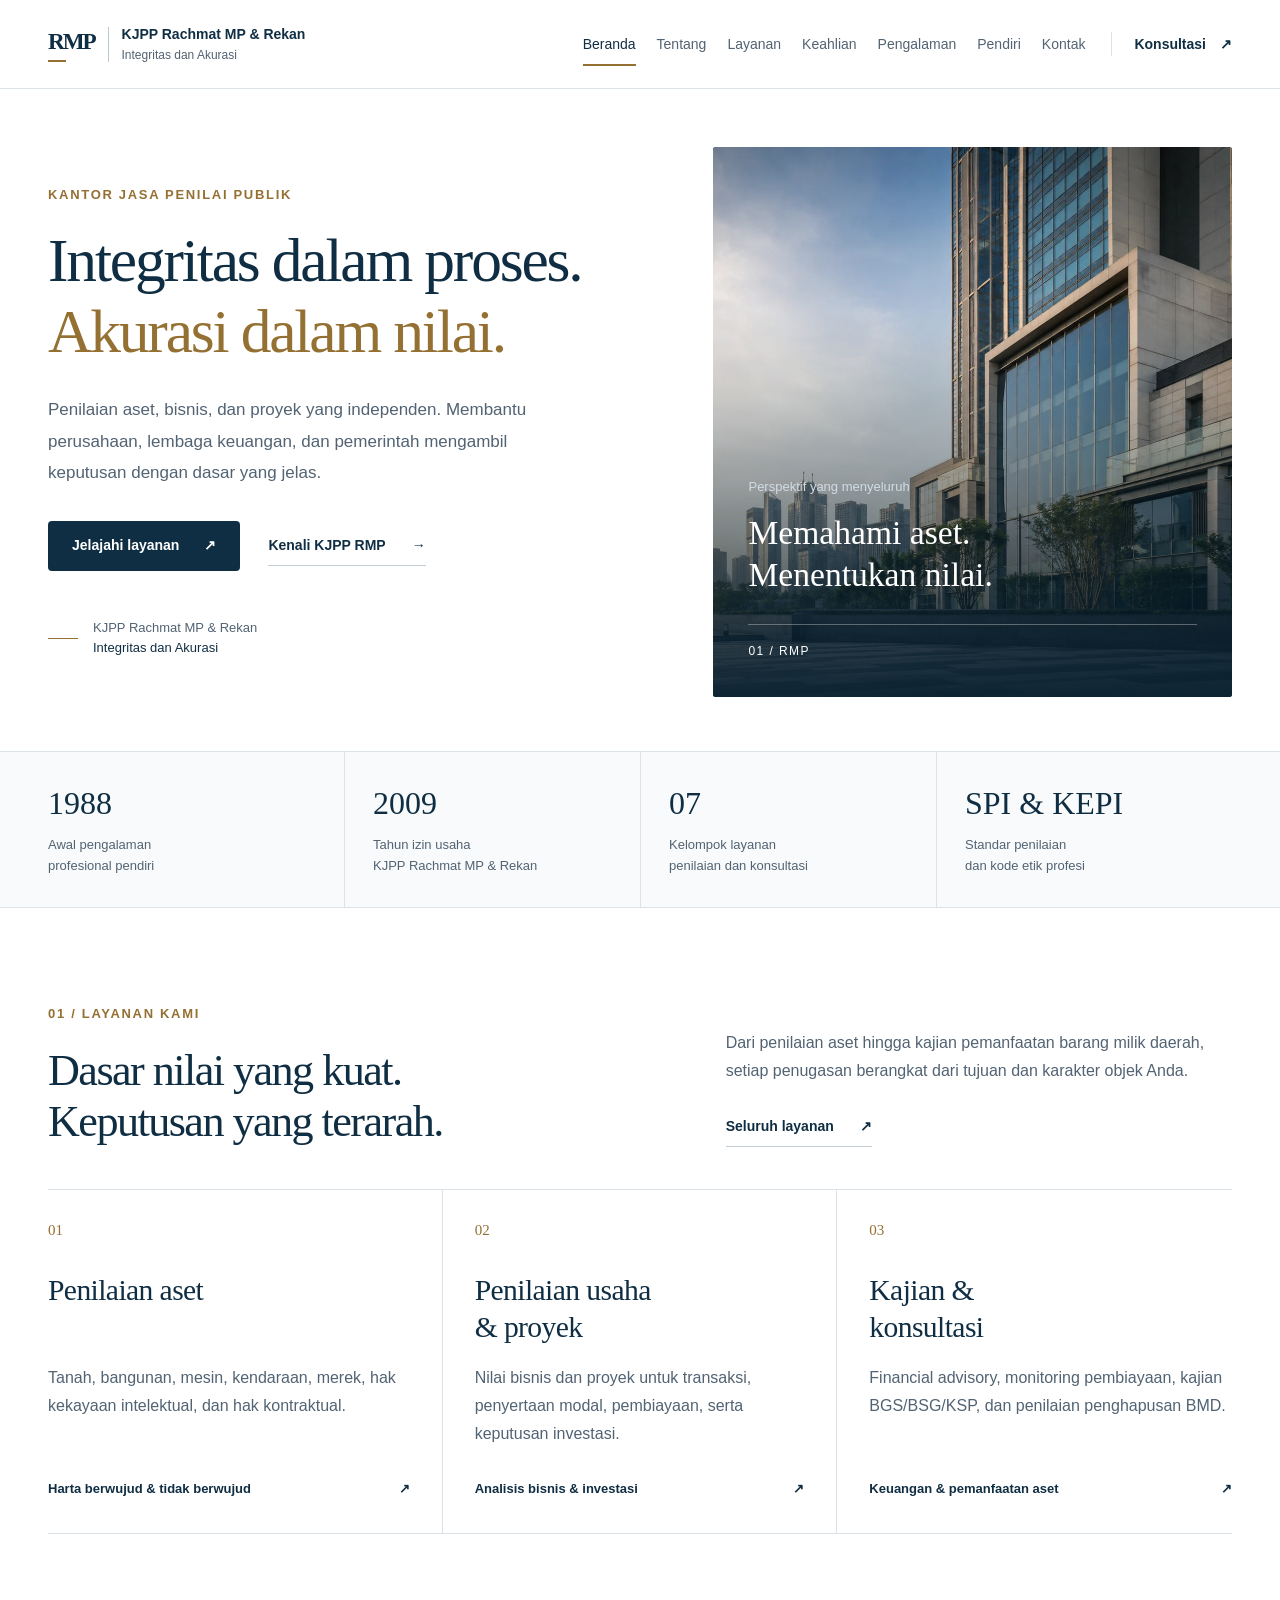
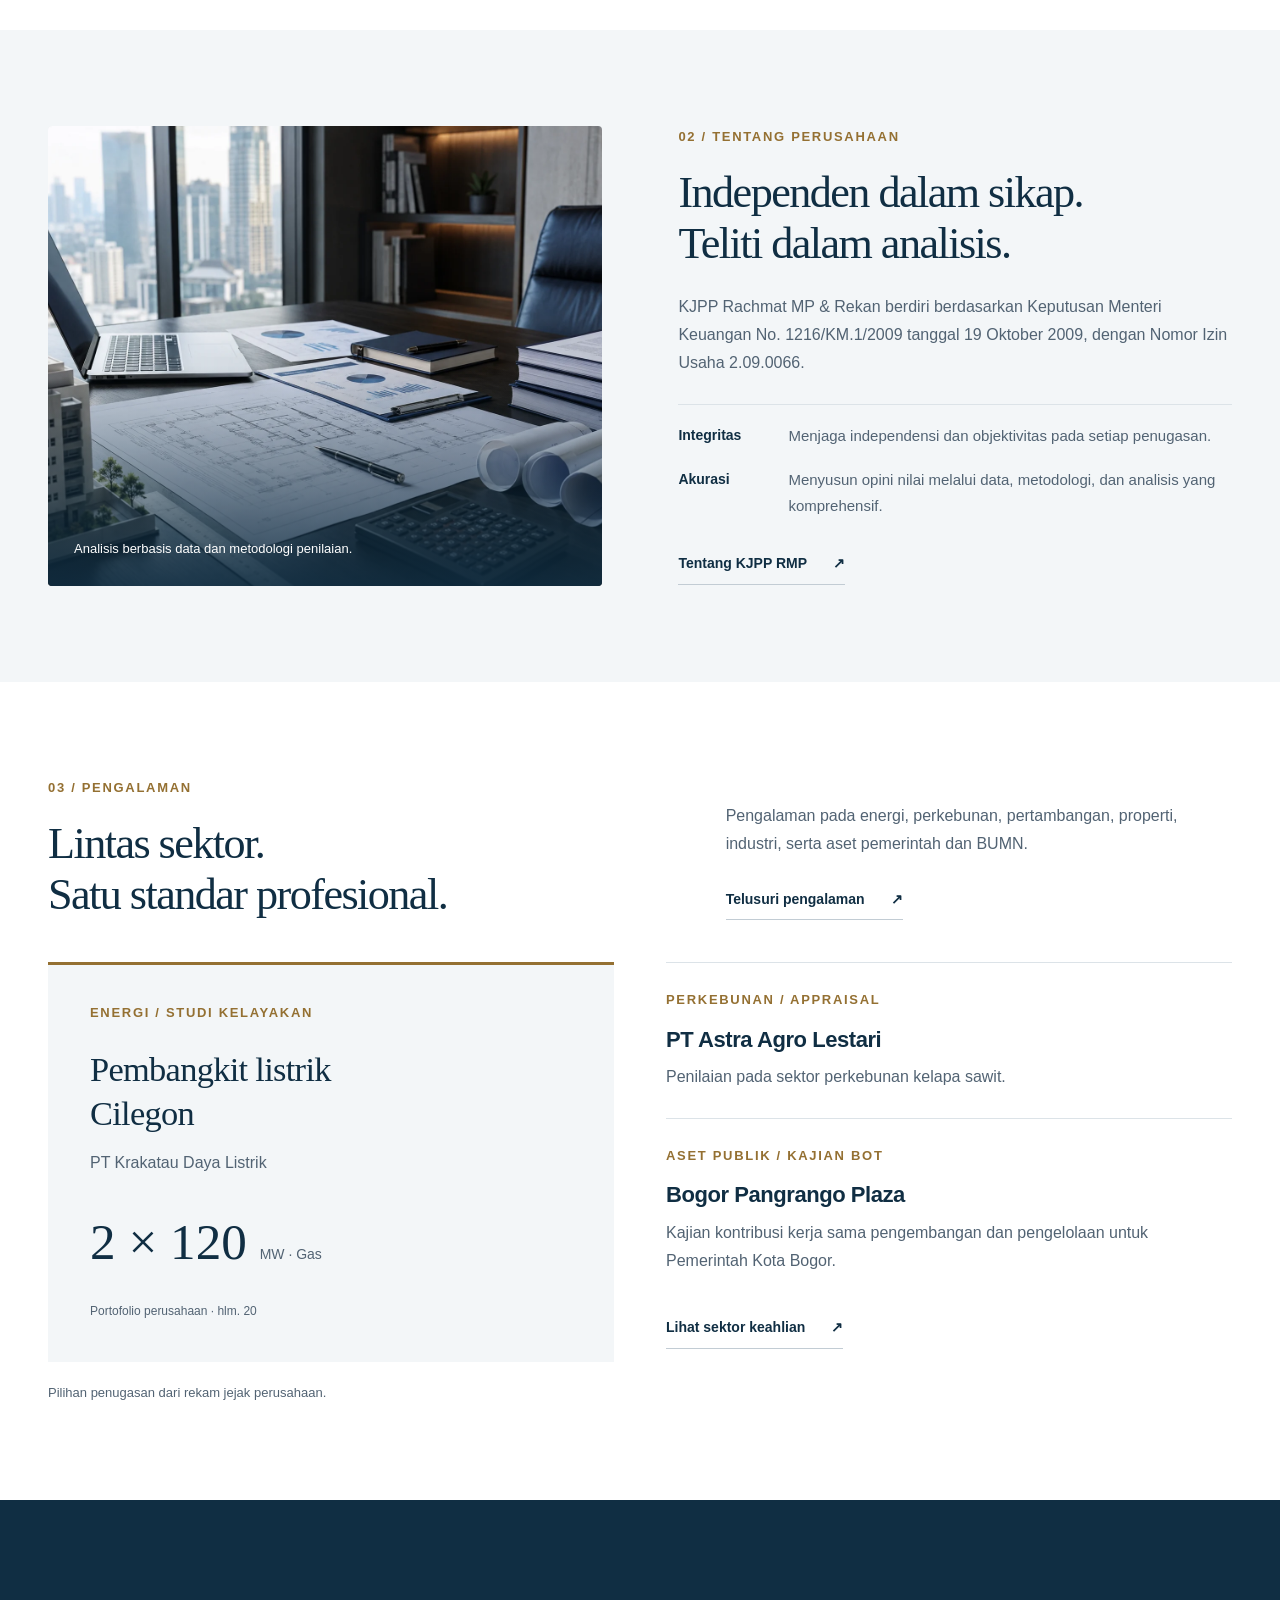
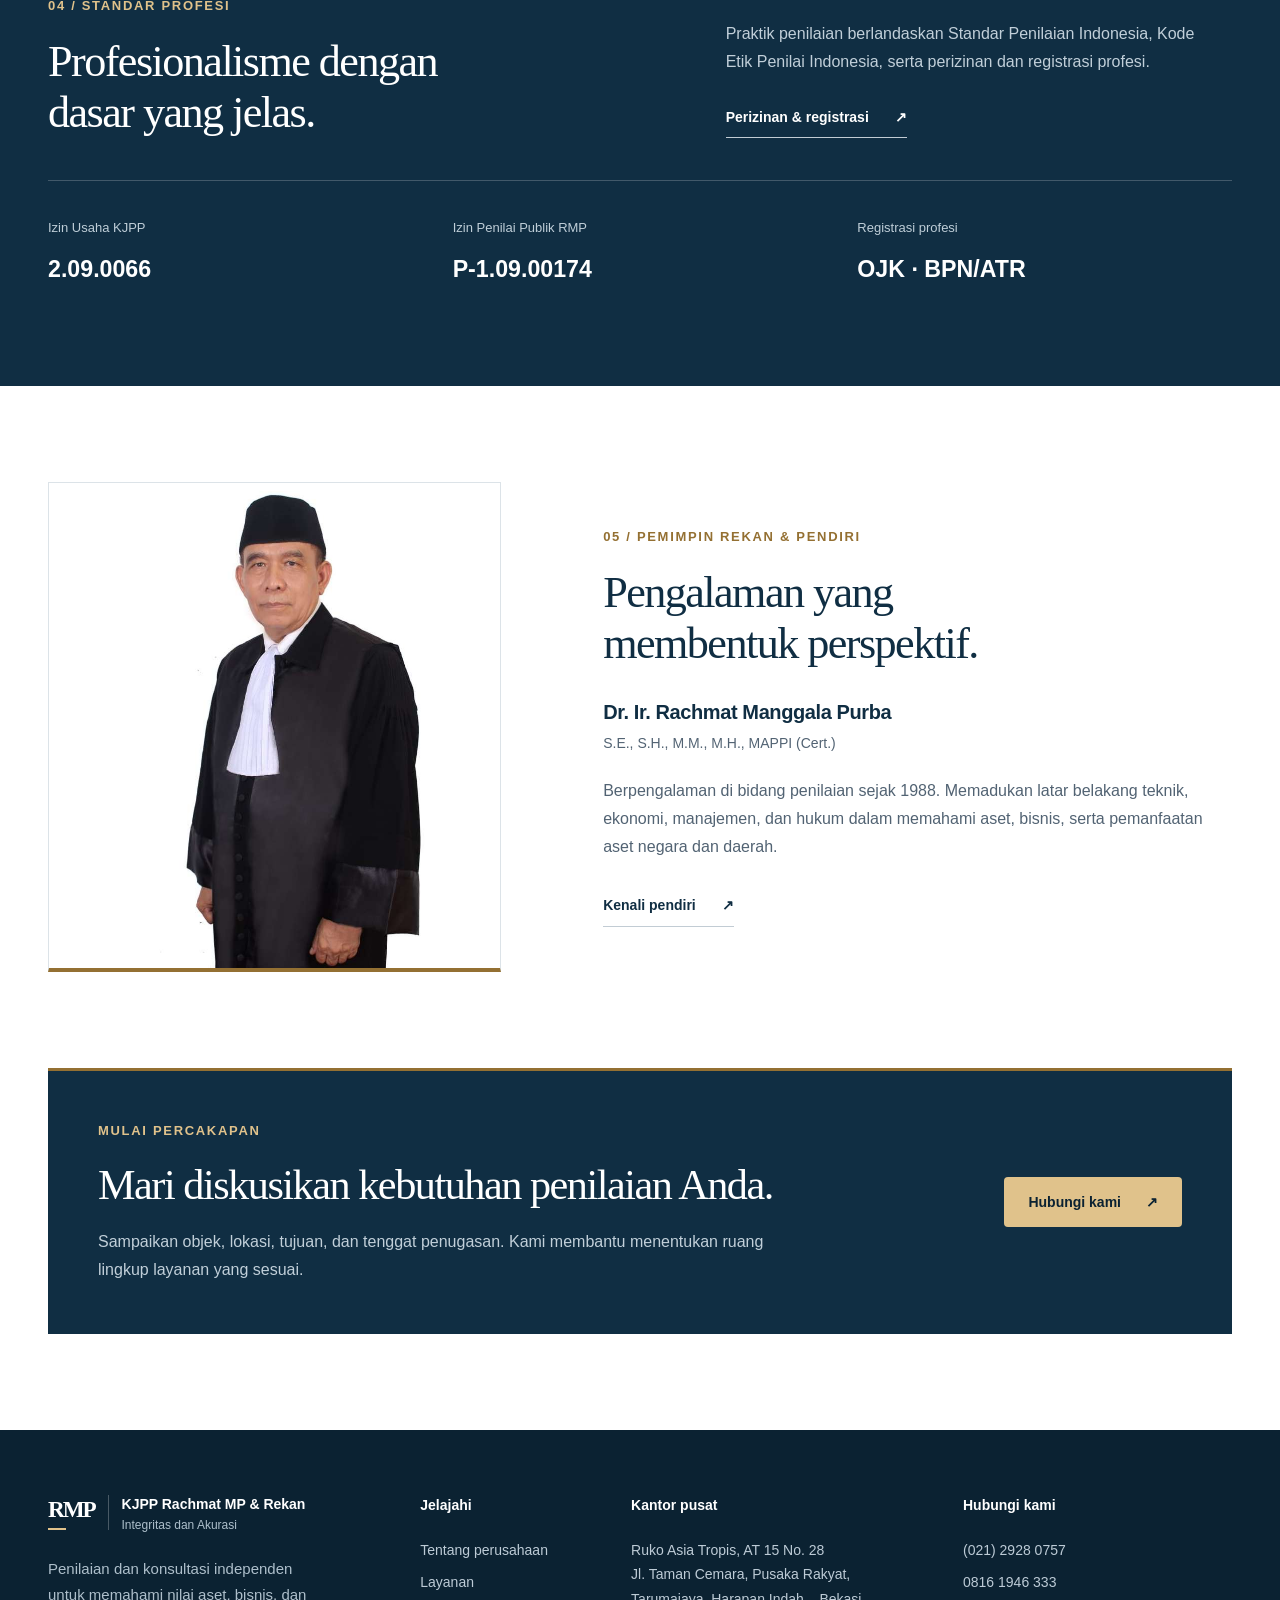
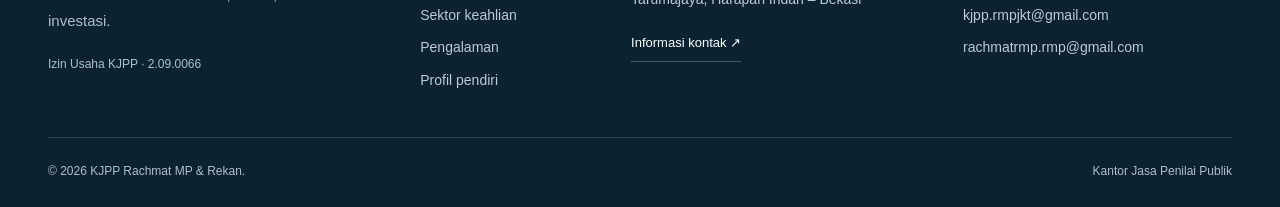
<file: index.html>
<!doctype html>
<html lang="id">
<head>
<meta charset="utf-8"><meta name="viewport" content="width=device-width, initial-scale=1"><meta name="theme-color" content="#102e43"><title>KJPP Rachmat MP &amp; Rekan — Integritas dan Akurasi</title><meta name="description" content="KJPP Rachmat MP &amp; Rekan: layanan penilaian aset, usaha, proyek, financial advisory, dan kajian pemanfaatan aset. Integritas dan Akurasi."><link rel="stylesheet" href="styles.css"><script src="script.js" defer></script>
<link rel="icon" href="assets/logo.jpg" type="image/webp" />
</head>
<body data-page="index">
<a class="skip-link" href="#main">Langsung ke konten</a>
<header class="site-header">
<div class="container navbar">
<a class="brand" href="index.html" aria-label="KJPP Rachmat MP dan Rekan, beranda"><span class="brand-mark" aria-hidden="true">RMP<span></span></span><span class="brand-text"><strong>KJPP Rachmat MP &amp; Rekan</strong><span>Integritas dan Akurasi</span></span></a>
<button class="menu-btn" type="button" aria-expanded="false" aria-controls="primary-navigation"><span class="menu-lines" aria-hidden="true"></span><span class="menu-label">Menu</span></button>
<nav class="nav-links" id="primary-navigation" aria-label="Navigasi utama">
<a href="index.html" aria-current="page">Beranda</a><a href="tentang.html">Tentang</a><a href="layanan.html">Layanan</a><a href="keahlian.html">Keahlian</a><a href="pengalaman.html">Pengalaman</a><a href="pendiri.html">Pendiri</a><a href="kontak.html">Kontak</a>
</nav>
<a class="header-contact" href="kontak.html">Konsultasi <span aria-hidden="true">↗</span></a>
</div>
</header>
<main id="main" tabindex="-1">
<section class="hero">
<div class="container hero-inner">
<div class="hero-copy">
<span class="kicker">Kantor Jasa Penilai Publik</span>
<h1>
Integritas dalam proses.<br><em>Akurasi dalam nilai.</em>
</h1>
<p>
Penilaian aset, bisnis, dan proyek yang independen. Membantu perusahaan, lembaga keuangan, dan pemerintah mengambil keputusan dengan dasar yang jelas.
</p>
<div class="hero-actions">
<a class="btn primary" href="layanan.html">Jelajahi layanan <span aria-hidden="true">↗</span></a><a class="text-link" href="tentang.html">Kenali KJPP RMP <span aria-hidden="true">→</span></a>
</div>
<div class="hero-note">
<span class="note-line" aria-hidden="true"></span>
<p>
KJPP Rachmat MP &amp; Rekan<br><strong>Integritas dan Akurasi</strong>
</p>
</div>
</div>
<figure class="hero-visual">
<img src="assets/properti-komersial.webp" width="1448" height="1086" alt="Ilustrasi gedung properti komersial" fetchpriority="high">
<figcaption>
<span>Perspektif yang menyeluruh</span><strong>Memahami aset.<br>Menentukan nilai.</strong><span class="image-index" aria-hidden="true">01 / RMP</span>
</figcaption>
</figure>
</div>
</section>
<section class="proof-band" aria-label="Profil singkat">
<div class="container proof-grid">
<div>
<strong>1988</strong><span>Awal pengalaman<br>profesional pendiri</span>
</div>
<div>
<strong>2009</strong><span>Tahun izin usaha<br>KJPP Rachmat MP &amp; Rekan</span>
</div>
<div>
<strong>07</strong><span>Kelompok layanan<br>penilaian dan konsultasi</span>
</div>
<div>
<strong>SPI &amp; KEPI</strong><span>Standar penilaian<br>dan kode etik profesi</span>
</div>
</div>
</section>
<section class="section">
<div class="container">
<div class="section-head reveal">
<div>
<span class="kicker">01 / Layanan kami</span>
<h2>
Dasar nilai yang kuat.<br>Keputusan yang terarah.
</h2>
</div>
<div>
<p>
Dari penilaian aset hingga kajian pemanfaatan barang milik daerah, setiap penugasan berangkat dari tujuan dan karakter objek Anda.
</p>
<a class="text-link" href="layanan.html">Seluruh layanan <span aria-hidden="true">↗</span></a>
</div>
</div>
<div class="home-services">
<a class="home-service reveal" href="layanan.html#harta"><span class="service-index">01</span>
<h3>
Penilaian aset
</h3>
<p>
Tanah, bangunan, mesin, kendaraan, merek, hak kekayaan intelektual, dan hak kontraktual.
</p>
<span class="service-link">Harta berwujud &amp; tidak berwujud <i aria-hidden="true">↗</i></span></a>
<a class="home-service reveal" href="layanan.html#usaha"><span class="service-index">02</span>
<h3>
Penilaian usaha<br>&amp; proyek
</h3>
<p>
Nilai bisnis dan proyek untuk transaksi, penyertaan modal, pembiayaan, serta keputusan investasi.
</p>
<span class="service-link">Analisis bisnis &amp; investasi <i aria-hidden="true">↗</i></span></a>
<a class="home-service reveal" href="layanan.html#financial"><span class="service-index">03</span>
<h3>
Kajian &amp;<br>konsultasi
</h3>
<p>
Financial advisory, monitoring pembiayaan, kajian BGS/BSG/KSP, dan penilaian penghapusan BMD.
</p>
<span class="service-link">Keuangan &amp; pemanfaatan aset <i aria-hidden="true">↗</i></span></a>
</div>
</div>
</section>
<section class="section paper">
<div class="container split">
<figure class="media photo-media reveal">
<img src="assets/analisis-penilaian.webp" width="1448" height="1086" loading="lazy" alt="Ilustrasi dokumen dan rencana analisis properti">
<figcaption>
Analisis berbasis data dan metodologi penilaian.
</figcaption>
</figure>
<div class="content reveal">
<span class="kicker">02 / Tentang perusahaan</span>
<h2>
Independen dalam sikap.<br>Teliti dalam analisis.
</h2>
<p>
KJPP Rachmat MP &amp; Rekan berdiri berdasarkan Keputusan Menteri Keuangan No. 1216/KM.1/2009 tanggal 19 Oktober 2009, dengan Nomor Izin Usaha 2.09.0066.
</p>
<div class="principle-list">
<div>
<strong>Integritas</strong>
<p>
Menjaga independensi dan objektivitas pada setiap penugasan.
</p>
</div>
<div>
<strong>Akurasi</strong>
<p>
Menyusun opini nilai melalui data, metodologi, dan analisis yang komprehensif.
</p>
</div>
</div>
<a class="text-link" href="tentang.html">Tentang KJPP RMP <span aria-hidden="true">↗</span></a>
</div>
</div>
</section>
<section class="section">
<div class="container">
<div class="section-head reveal">
<div>
<span class="kicker">03 / Pengalaman</span>
<h2>
Lintas sektor.<br>Satu standar profesional.
</h2>
</div>
<div>
<p>
Pengalaman pada energi, perkebunan, pertambangan, properti, industri, serta aset pemerintah dan BUMN.
</p>
<a class="text-link" href="pengalaman.html">Telusuri pengalaman <span aria-hidden="true">↗</span></a>
</div>
</div>
<div class="featured-work">
<article class="work-feature reveal">
<span class="eyebrow">Energi / Studi kelayakan</span>
<h3>
Pembangkit listrik<br>Cilegon
</h3>
<p>
PT Krakatau Daya Listrik
</p>
<div class="work-fact">
2 × 120 <span>MW · Gas</span>
</div>
<span class="work-source">Portofolio perusahaan · hlm. 20</span>
</article>
<div class="work-list">
<article class="reveal">
<span class="eyebrow">Perkebunan / Appraisal</span>
<h3>
PT Astra Agro Lestari
</h3>
<p>
Penilaian pada sektor perkebunan kelapa sawit.
</p>
</article>
<article class="reveal">
<span class="eyebrow">Aset publik / Kajian BOT</span>
<h3>
Bogor Pangrango Plaza
</h3>
<p>
Kajian kontribusi kerja sama pengembangan dan pengelolaan untuk Pemerintah Kota Bogor.
</p>
</article>
<a class="text-link" href="keahlian.html">Lihat sektor keahlian <span aria-hidden="true">↗</span></a>
</div>
</div>
<p class="source-note">
Pilihan penugasan dari rekam jejak perusahaan.
</p>
</div>
</section>
<section class="section navy">
<div class="container">
<div class="section-head reveal">
<div>
<span class="kicker">04 / Standar profesi</span>
<h2>
Profesionalisme dengan<br>dasar yang jelas.
</h2>
</div>
<div>
<p>
Praktik penilaian berlandaskan Standar Penilaian Indonesia, Kode Etik Penilai Indonesia, serta perizinan dan registrasi profesi.
</p>
<a class="text-link" href="tentang.html#legalitas">Perizinan &amp; registrasi <span aria-hidden="true">↗</span></a>
</div>
</div>
<div class="credential-band reveal">
<div>
<span>Izin Usaha KJPP</span><strong>2.09.0066</strong>
</div>
<div>
<span>Izin Penilai Publik RMP</span><strong>P-1.09.00174</strong>
</div>
<div>
<span>Registrasi profesi</span><strong>OJK · BPN/ATR</strong>
</div>
</div>
</div>
</section>
<section class="section">
<div class="container founder-feature">
<figure class="founder-photo reveal">
<img src="assets/rachmat-mp.jpg" width="731" height="966" loading="lazy" alt="Dr. Ir. Rachmat Manggala Purba, foto dari company profile">
</figure>
<div class="content reveal">
<span class="kicker">05 / Pemimpin Rekan &amp; Pendiri</span>
<h2>
Pengalaman yang membentuk perspektif.
</h2>
<h3 class="founder-name">
Dr. Ir. Rachmat Manggala Purba
</h3>
<p class="founder-degree">
S.E., S.H., M.M., M.H., MAPPI (Cert.)
</p>
<p>
Berpengalaman di bidang penilaian sejak 1988. Memadukan latar belakang teknik, ekonomi, manajemen, dan hukum dalam memahami aset, bisnis, serta pemanfaatan aset negara dan daerah.
</p>
<a class="text-link" href="pendiri.html">Kenali pendiri <span aria-hidden="true">↗</span></a>
</div>
</div>
</section>
<section class="cta">
<div class="container">
<div class="cta-box reveal">
<div>
<span class="kicker">Mulai percakapan</span>
<h2>
Mari diskusikan kebutuhan penilaian Anda.
</h2>
<p>
Sampaikan objek, lokasi, tujuan, dan tenggat penugasan. Kami membantu menentukan ruang lingkup layanan yang sesuai.
</p>
</div>
<a class="btn gold" href="kontak.html">Hubungi kami <span aria-hidden="true">↗</span></a>
</div>
</div>
</section>
</main>
<footer class="footer">
<div class="container">
<div class="footer-grid">
<div class="footer-about">
<a class="brand" href="index.html" aria-label="KJPP Rachmat MP dan Rekan, beranda"><span class="brand-mark" aria-hidden="true">RMP<span></span></span><span class="brand-text"><strong>KJPP Rachmat MP &amp; Rekan</strong><span>Integritas dan Akurasi</span></span></a>
<p>
Penilaian dan konsultasi independen untuk memahami nilai aset, bisnis, dan investasi.
</p>
<span class="footer-license">Izin Usaha KJPP · 2.09.0066</span>
</div>
<div>
<h2>
Jelajahi
</h2>
<div class="footer-links">
<a href="tentang.html">Tentang perusahaan</a><a href="layanan.html">Layanan</a><a href="keahlian.html">Sektor keahlian</a><a href="pengalaman.html">Pengalaman</a><a href="pendiri.html">Profil pendiri</a>
</div>
</div>
<div>
<h2>
Kantor pusat
</h2>
<address>
Ruko Asia Tropis, AT 15 No. 28<br>Jl. Taman Cemara, Pusaka Rakyat,<br>Tarumajaya, Harapan Indah – Bekasi
</address>
<a class="footer-address-link" href="kontak.html">Informasi kontak <span aria-hidden="true">↗</span></a>
</div>
<div>
<h2>
Hubungi kami
</h2>
<div class="footer-links">
<a href="tel:+622129280757">(021) 2928 0757</a><a href="tel:+628161946333">0816 1946 333</a><a href="mailto:kjpp.rmpjkt@gmail.com">kjpp.rmpjkt@gmail.com</a><a href="mailto:rachmatrmp.rmp@gmail.com">rachmatrmp.rmp@gmail.com</a>
</div>
</div>
</div>
<div class="footer-bottom">
<span>© <span data-year>2026</span> KJPP Rachmat MP &amp; Rekan.</span><span>Kantor Jasa Penilai Publik</span>
</div>
</div>
</footer>
</body>
</html>
</file>
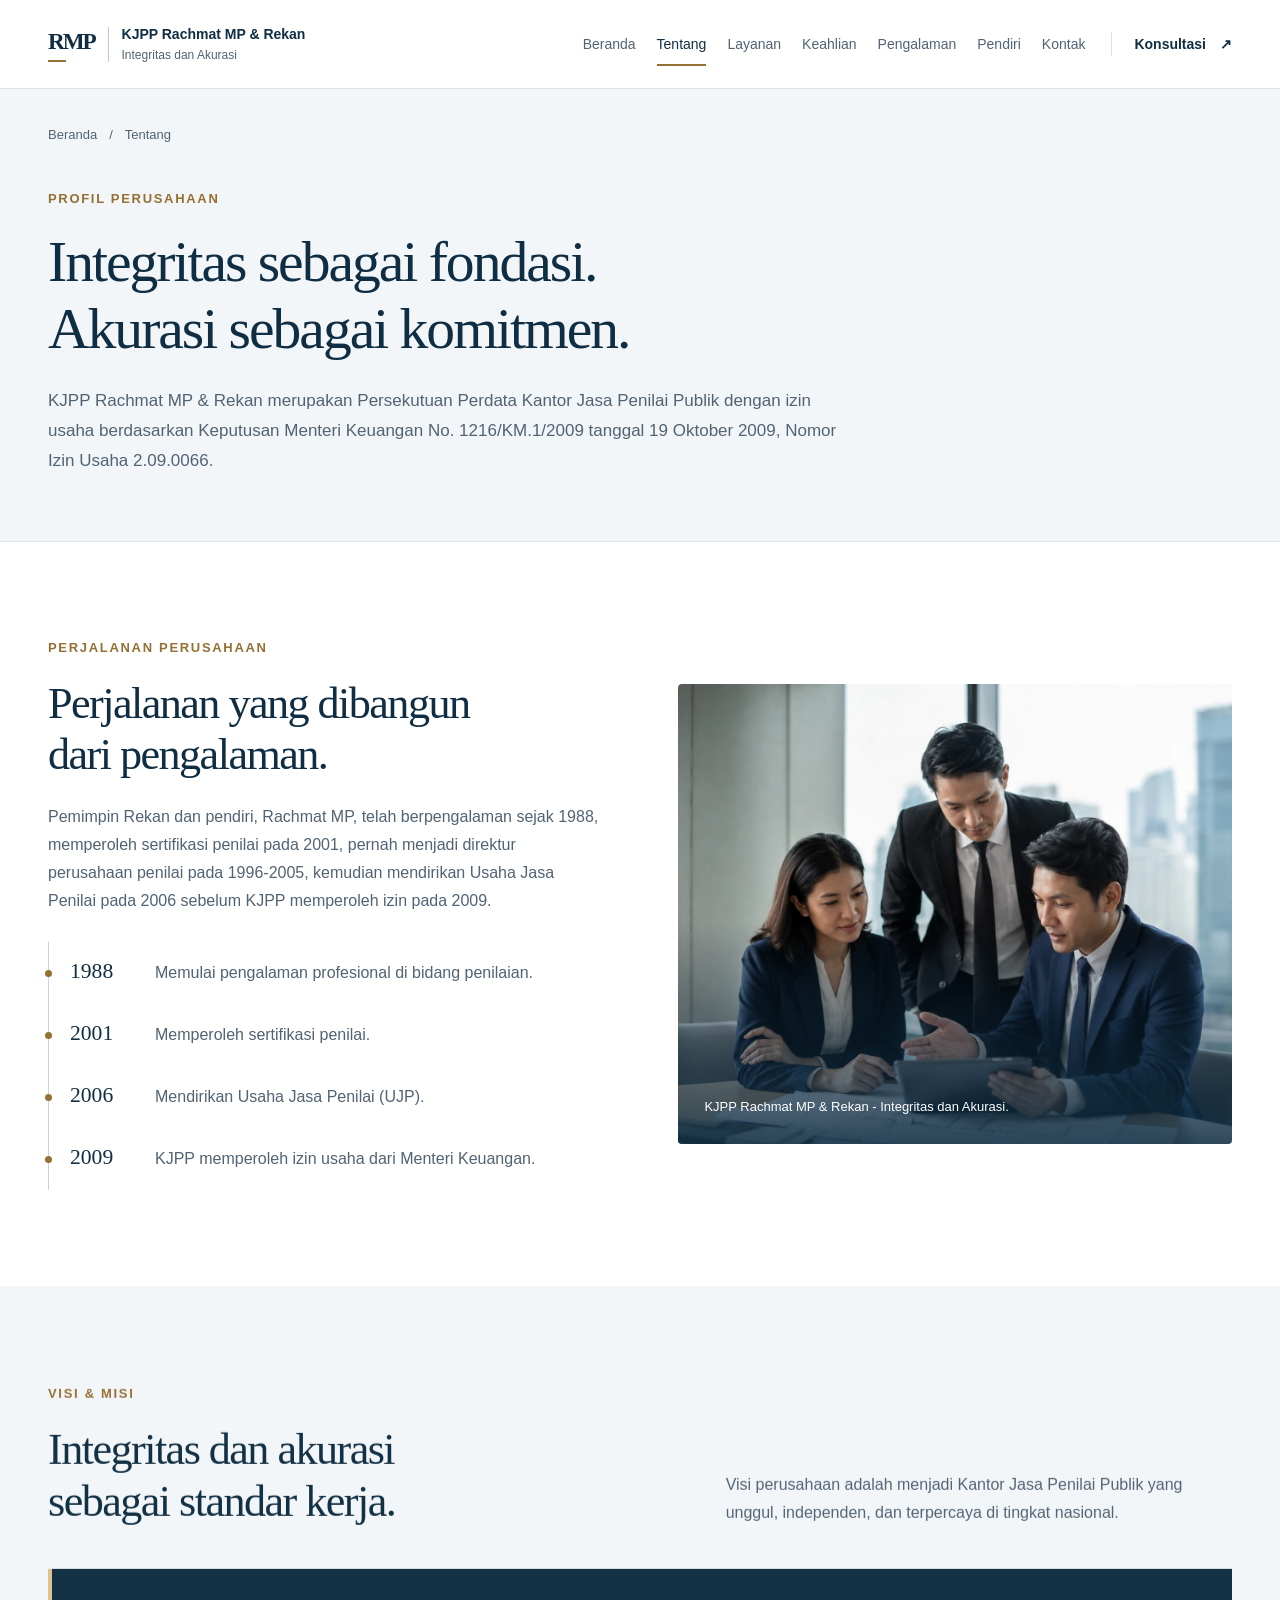
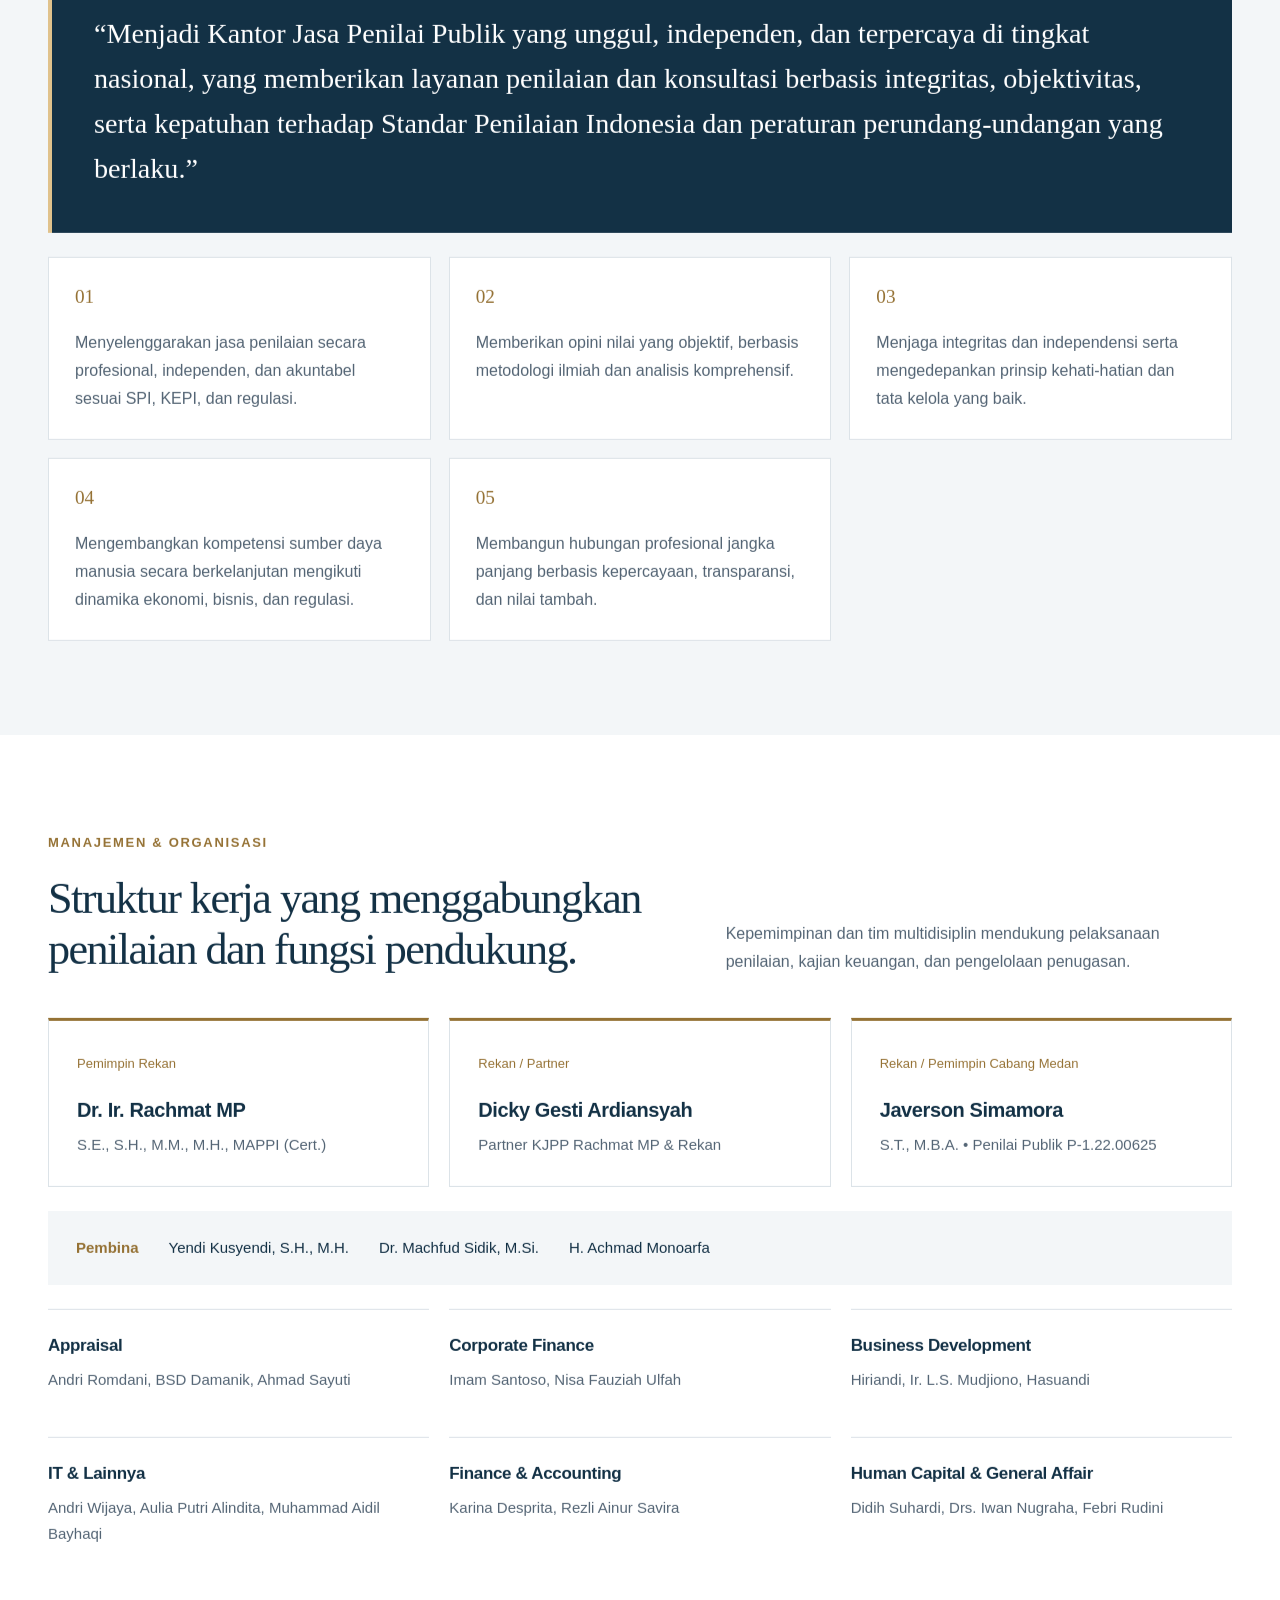
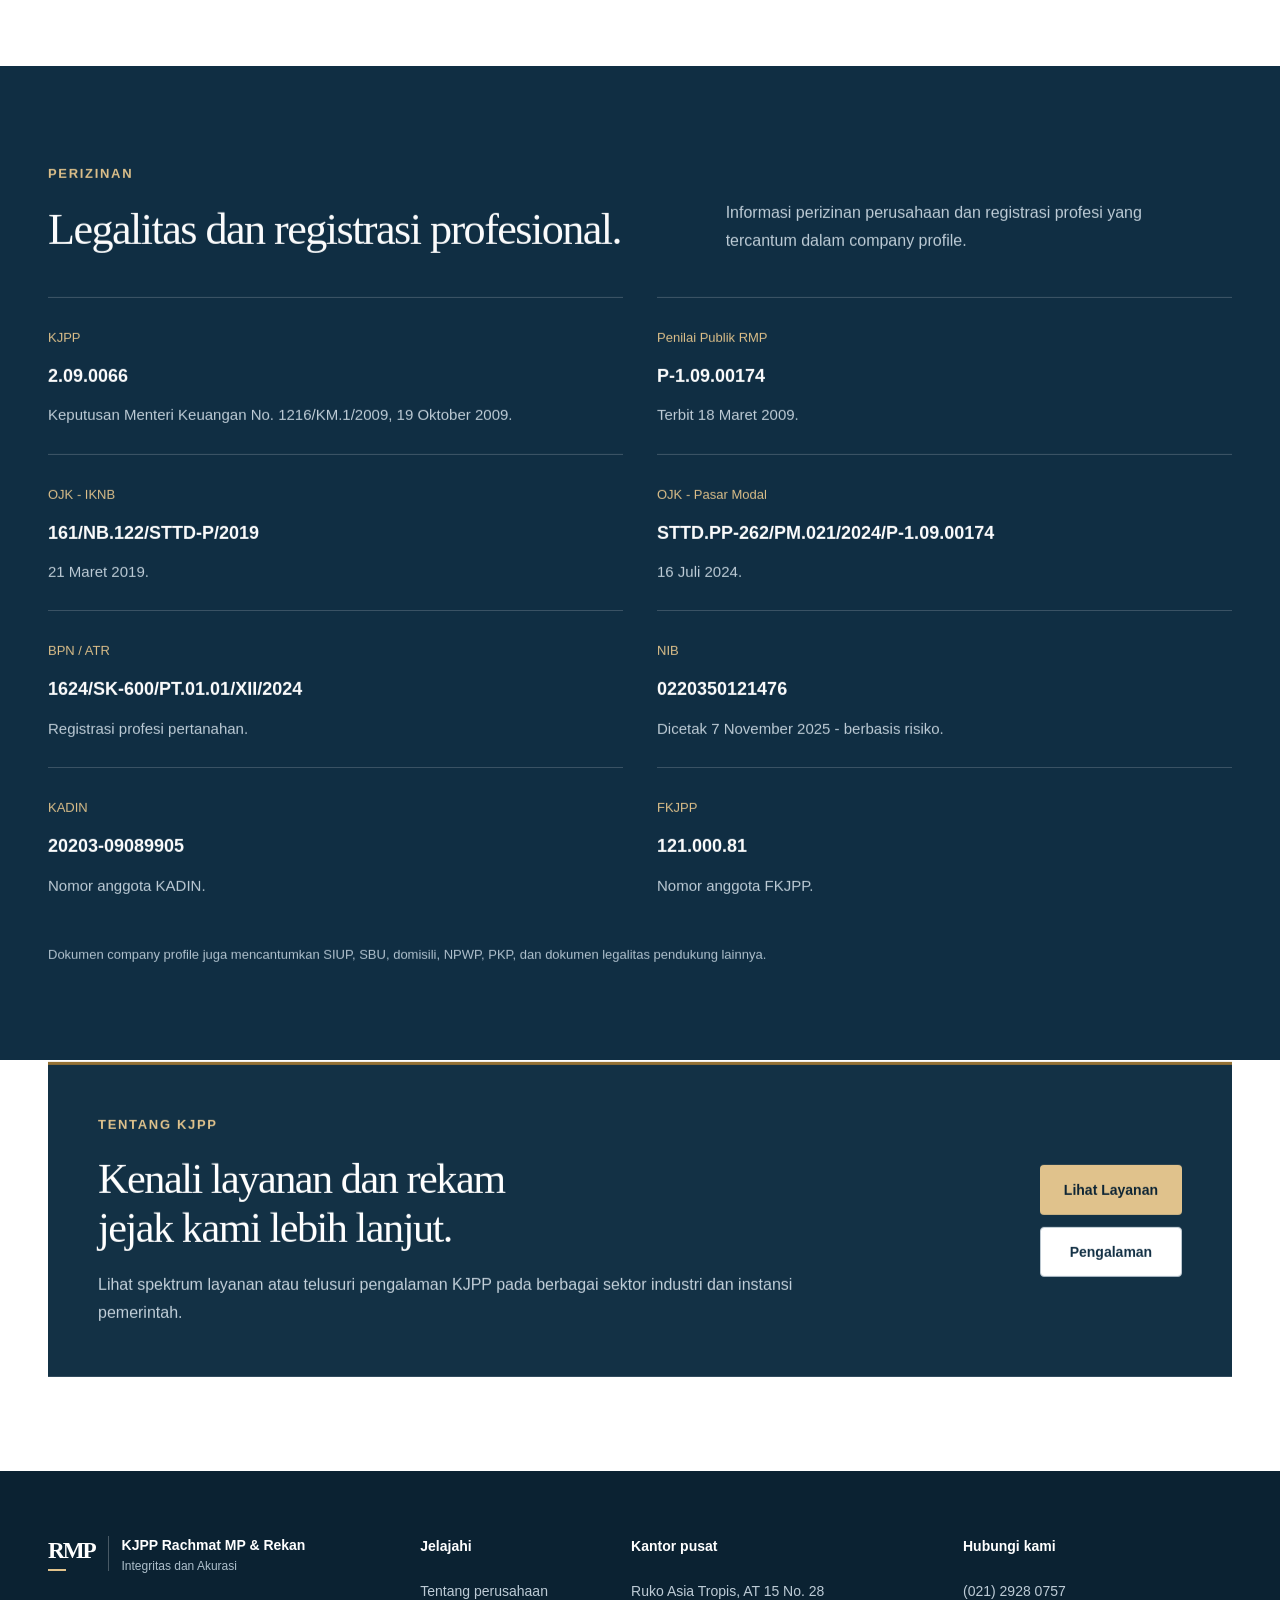
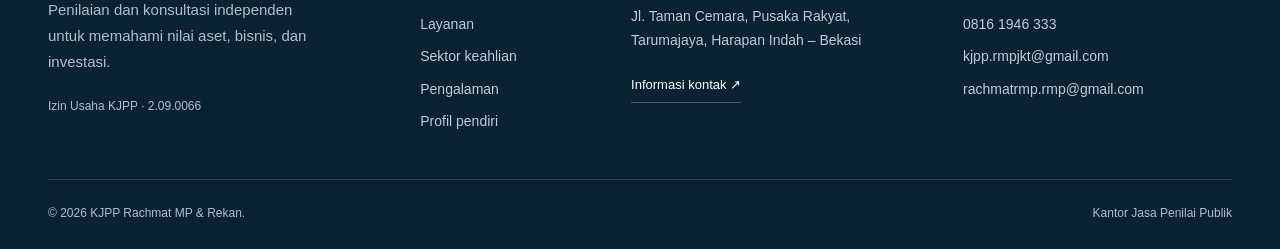
<file: about.html>
<!doctype html>
<html lang="id">
<head>
<meta charset="utf-8"><meta name="viewport" content="width=device-width,initial-scale=1"><meta http-equiv="refresh" content="0;url=tentang.html"><meta name="robots" content="noindex"><title>Halaman dipindahkan — KJPP RMP</title><link rel="stylesheet" href="styles.css">
</head>
<body>
<main class="container redirect-page">
<h1>
Halaman telah dipindahkan.
</h1>
<p>
<a class="btn primary" href="tentang.html">Buka halaman tentang</a>
</p>
</main>
</body>
</html>
</file>
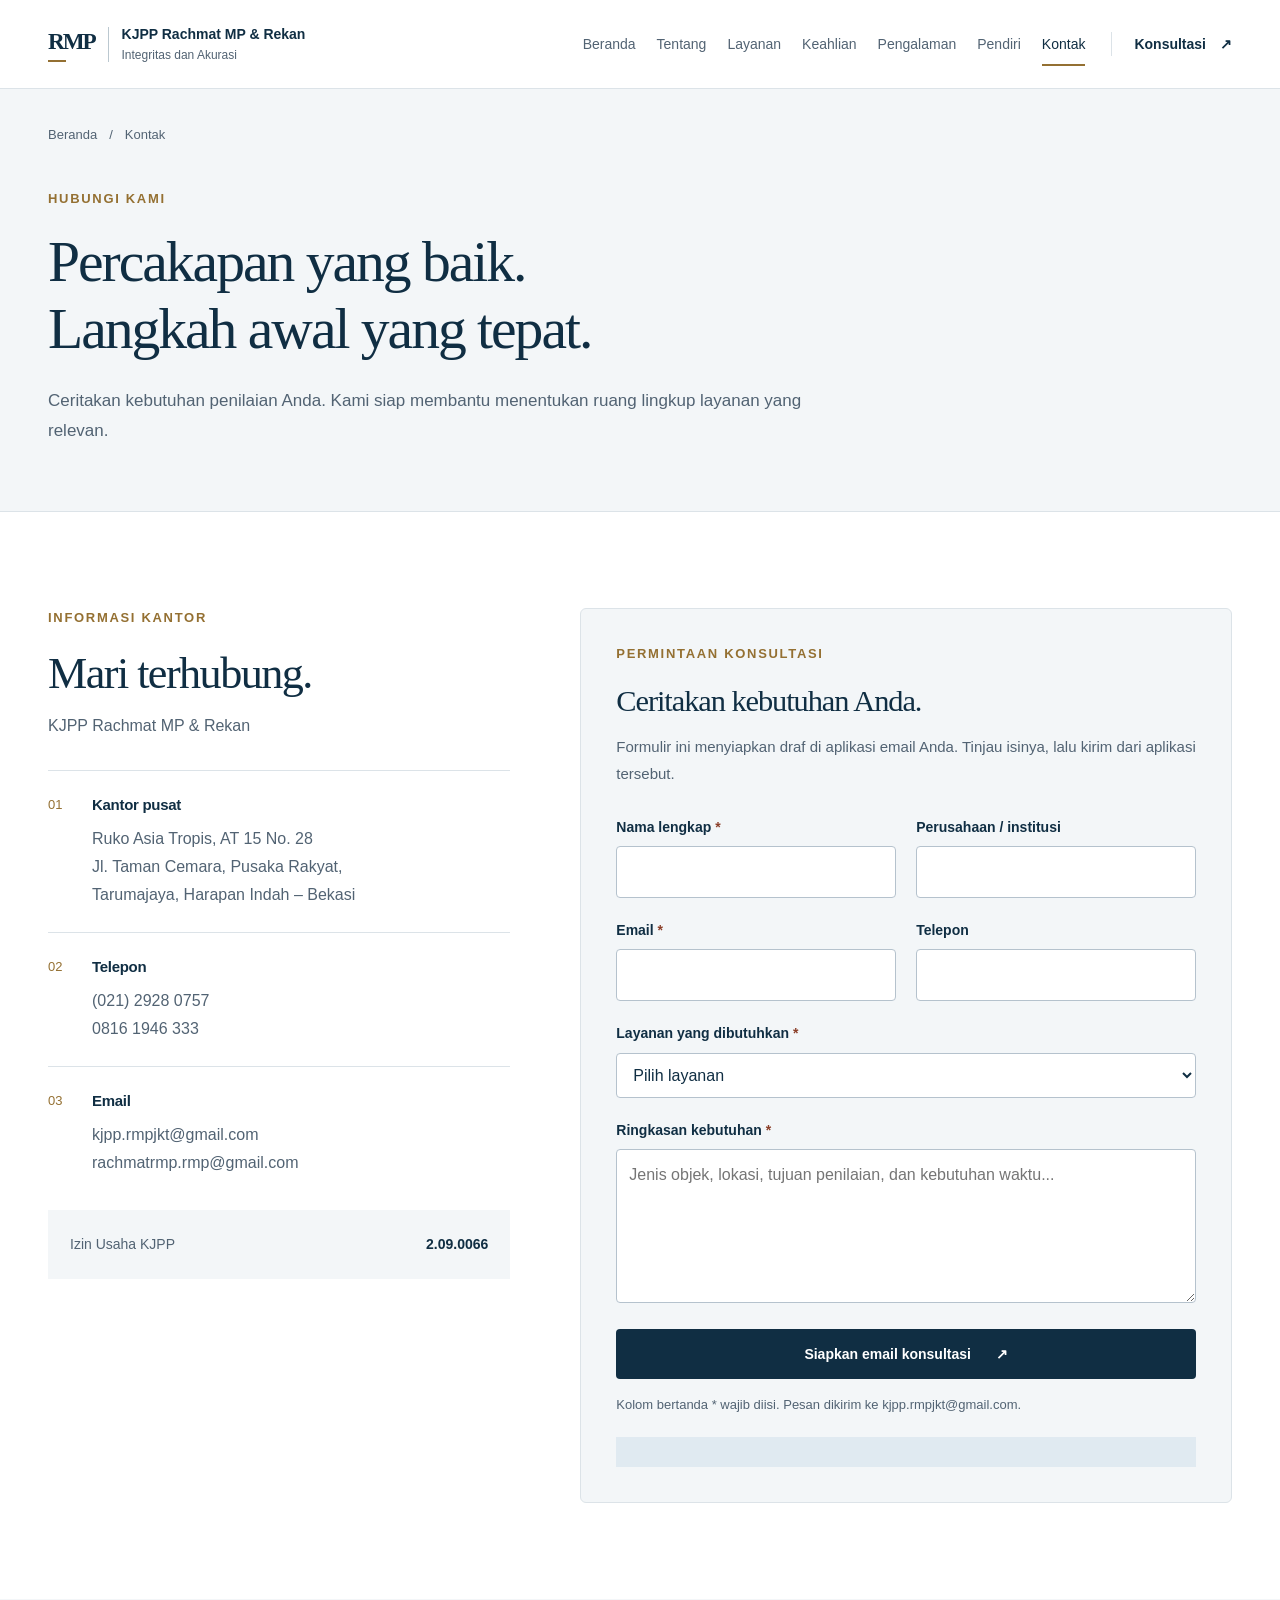
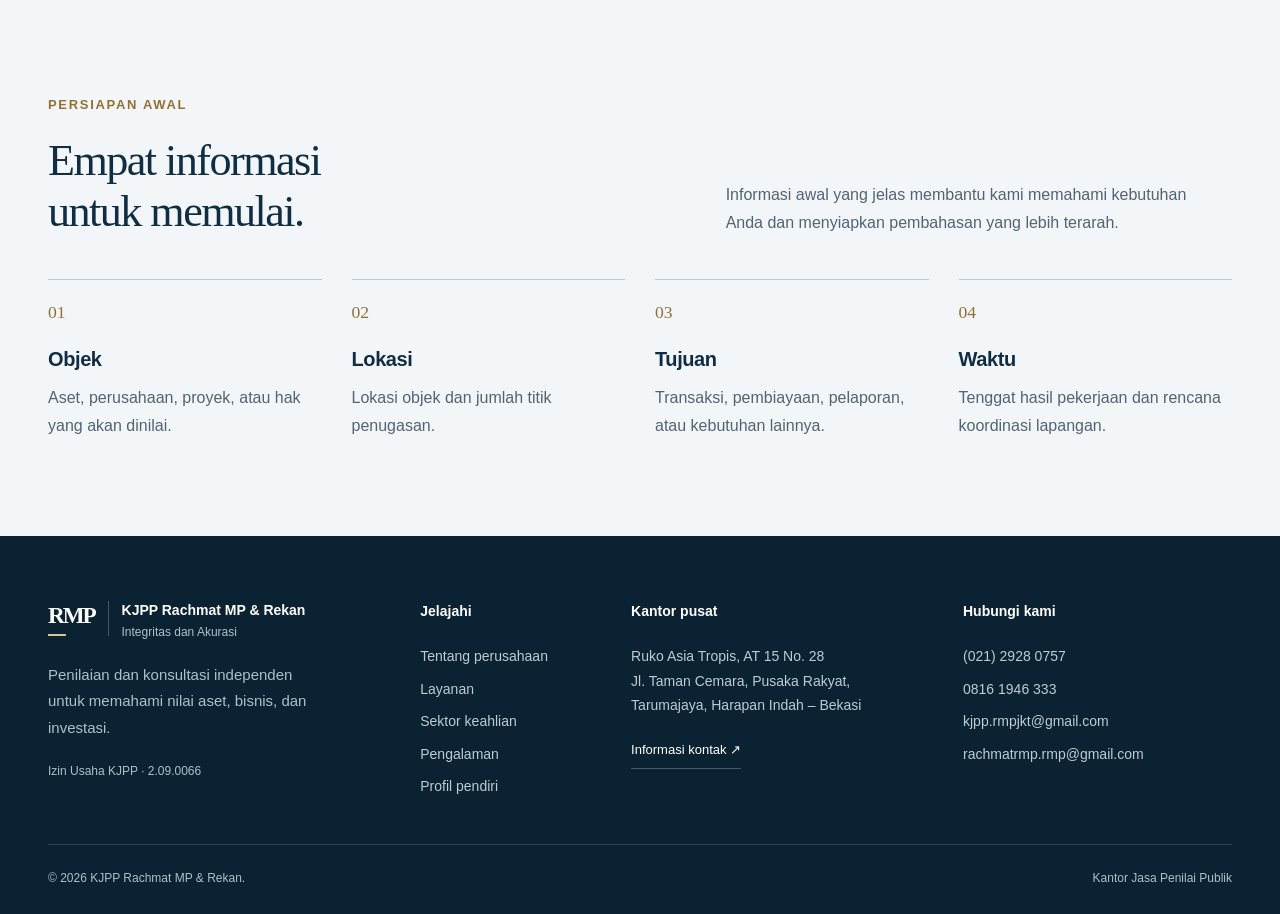
<file: contact.html>
<!doctype html>
<html lang="id">
<head>
<meta charset="utf-8"><meta name="viewport" content="width=device-width,initial-scale=1"><meta http-equiv="refresh" content="0;url=kontak.html"><meta name="robots" content="noindex"><title>Halaman dipindahkan — KJPP RMP</title><link rel="stylesheet" href="styles.css">
</head>
<body>
<main class="container redirect-page">
<h1>
Halaman telah dipindahkan.
</h1>
<p>
<a class="btn primary" href="kontak.html">Buka halaman kontak</a>
</p>
</main>
</body>
</html>
</file>
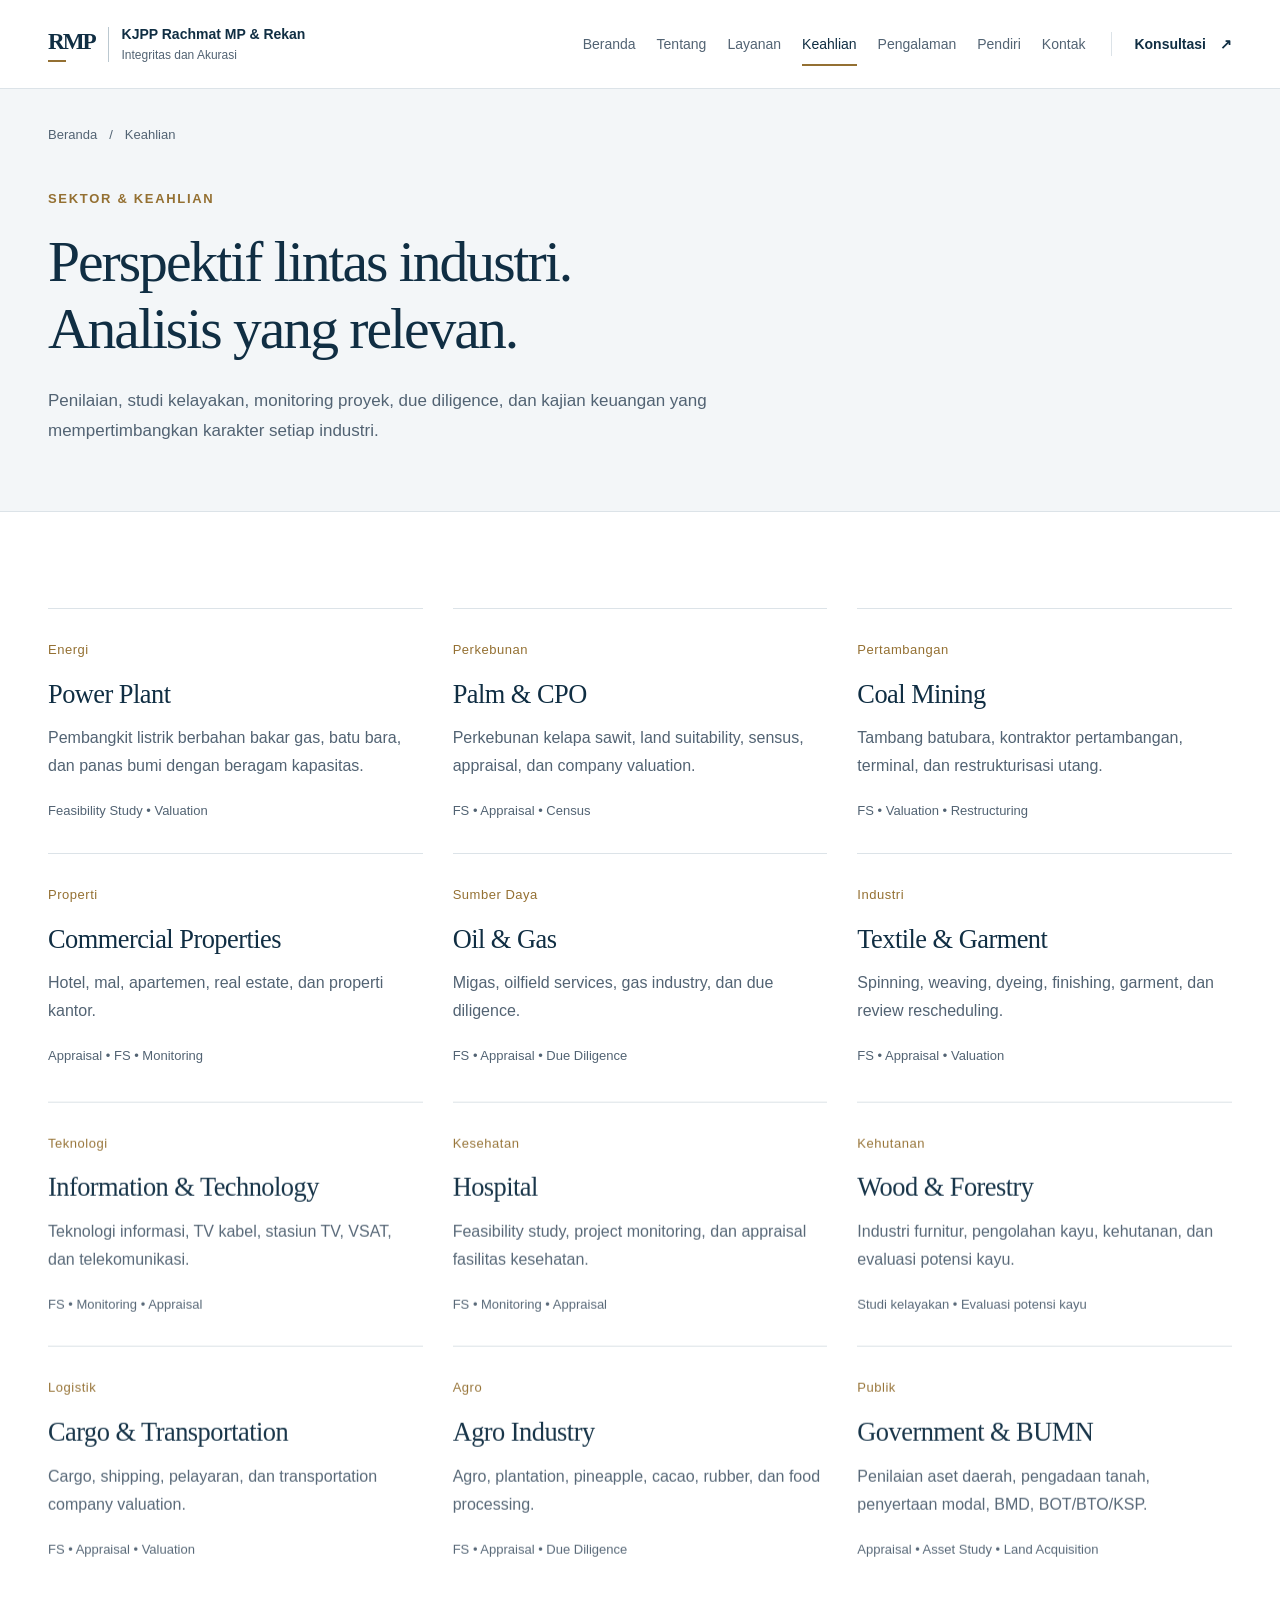
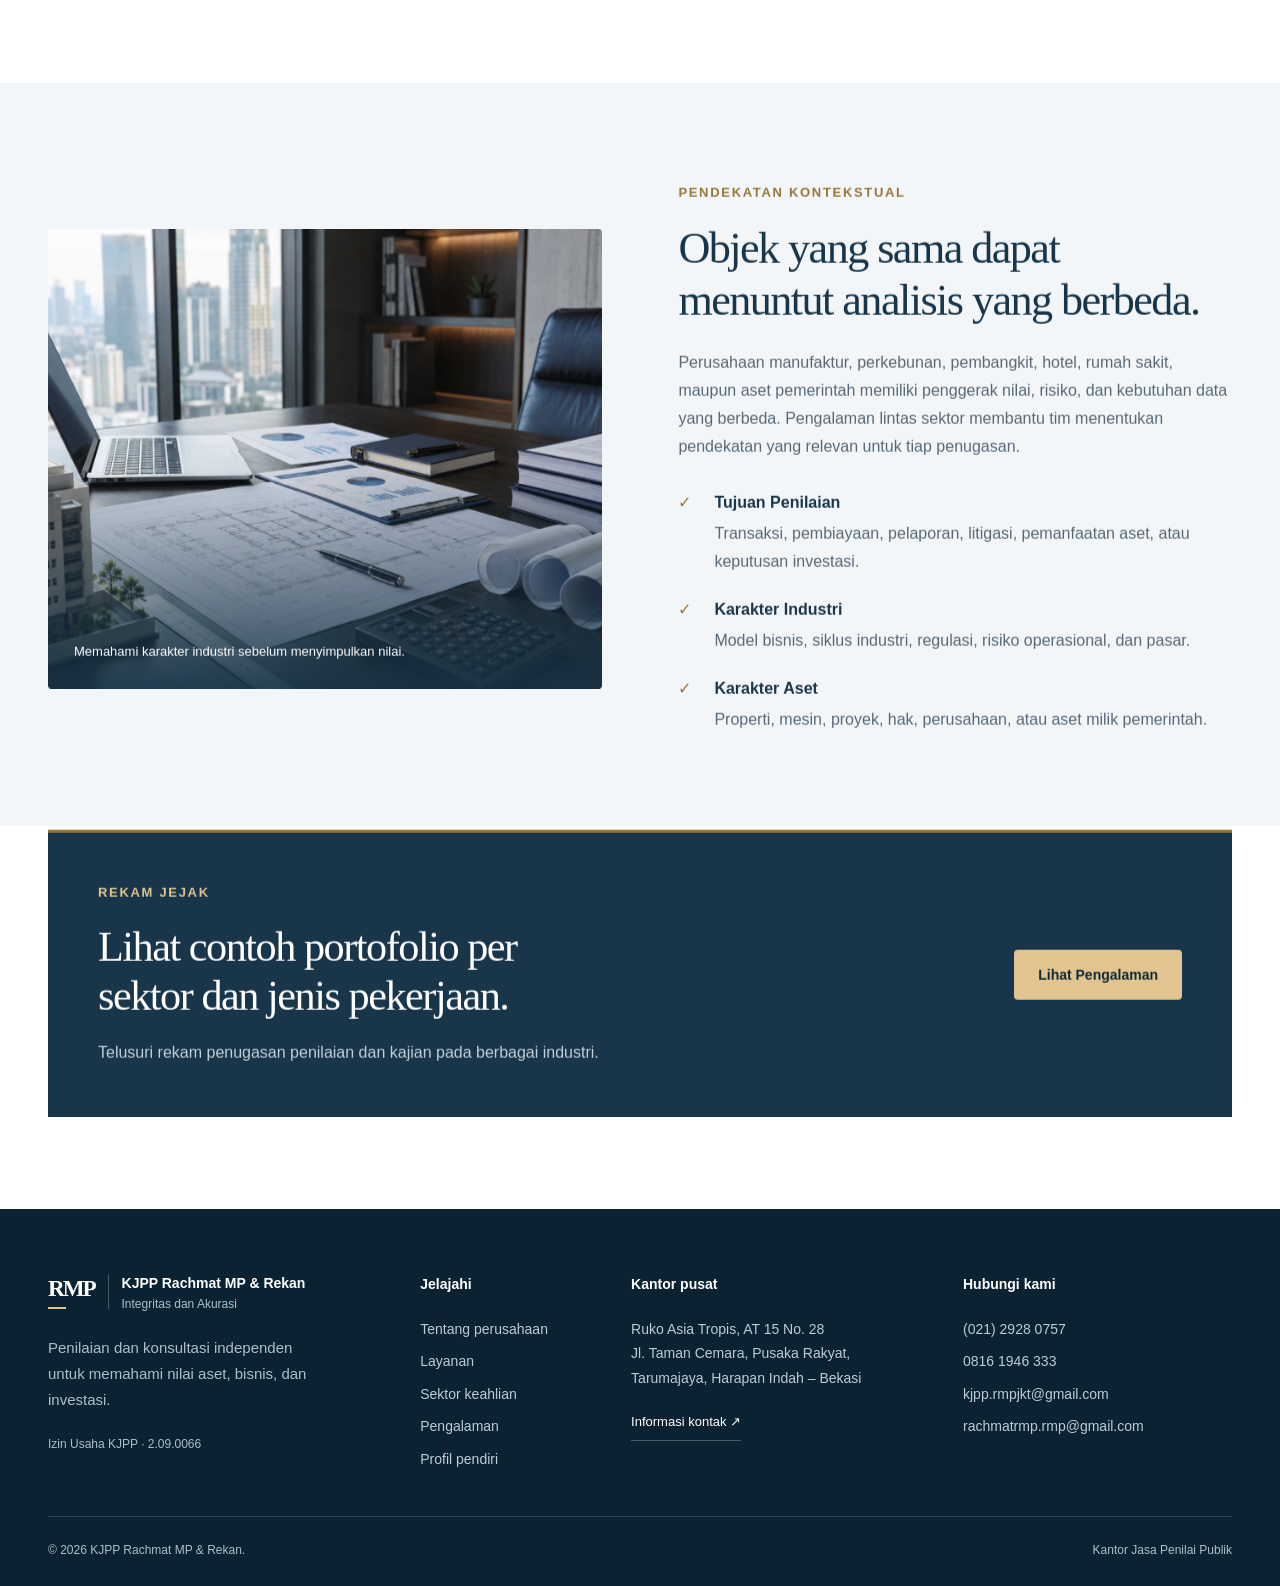
<file: expertise.html>
<!doctype html>
<html lang="id">
<head>
<meta charset="utf-8"><meta name="viewport" content="width=device-width,initial-scale=1"><meta http-equiv="refresh" content="0;url=keahlian.html"><meta name="robots" content="noindex"><title>Halaman dipindahkan — KJPP RMP</title><link rel="stylesheet" href="styles.css">
</head>
<body>
<main class="container redirect-page">
<h1>
Halaman telah dipindahkan.
</h1>
<p>
<a class="btn primary" href="keahlian.html">Buka halaman keahlian</a>
</p>
</main>
</body>
</html>
</file>
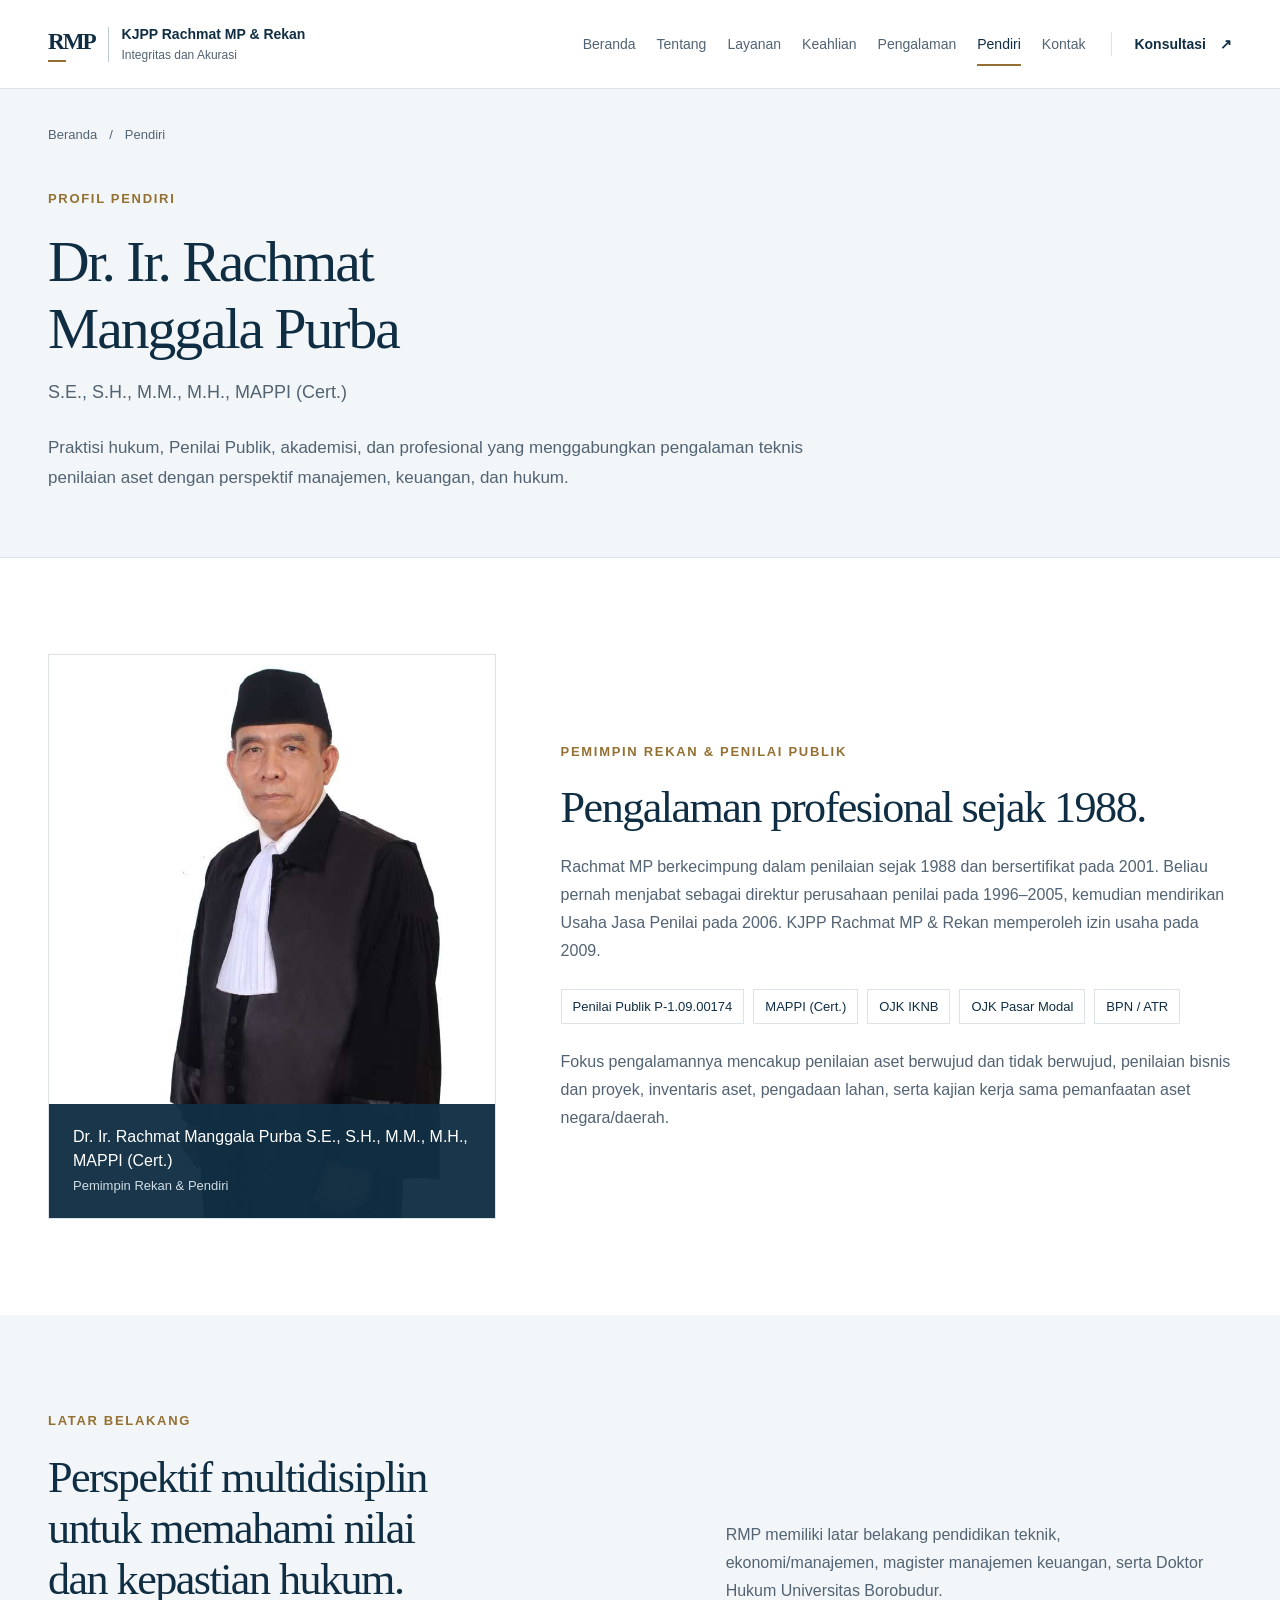
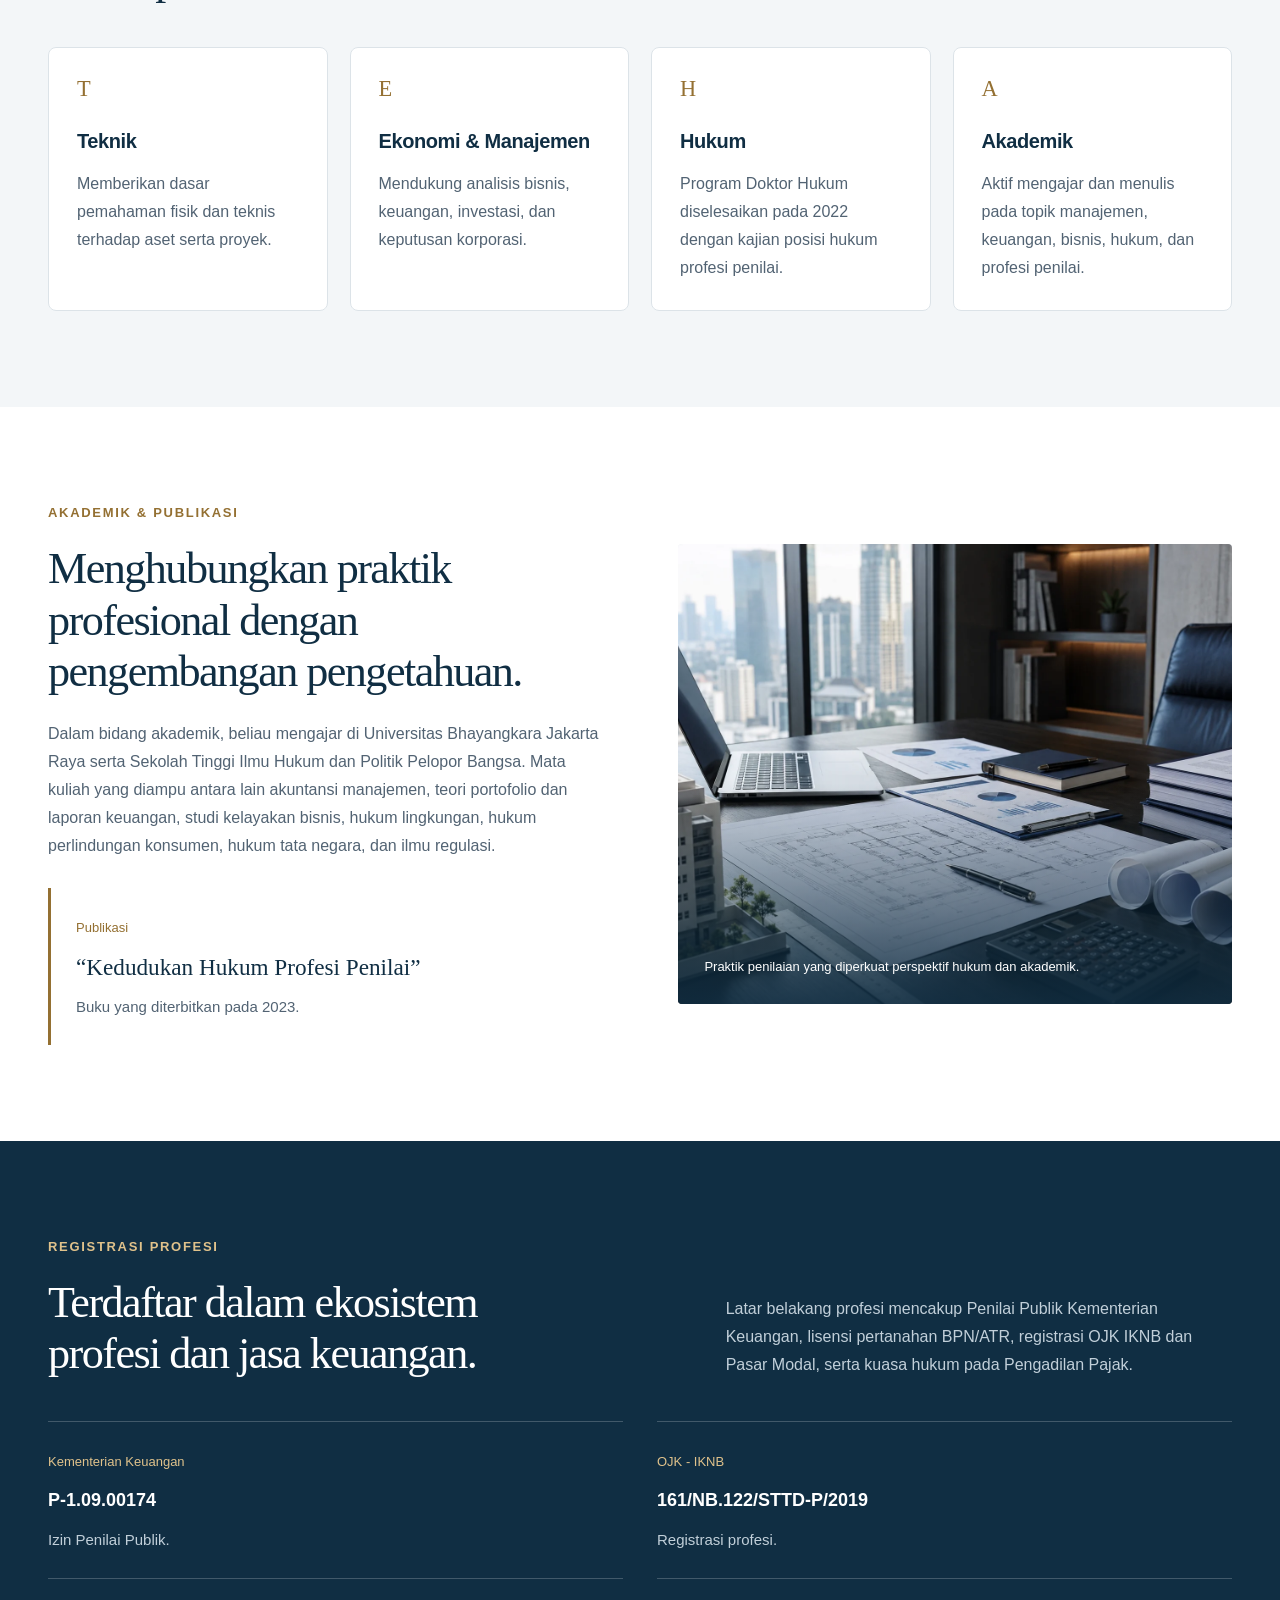
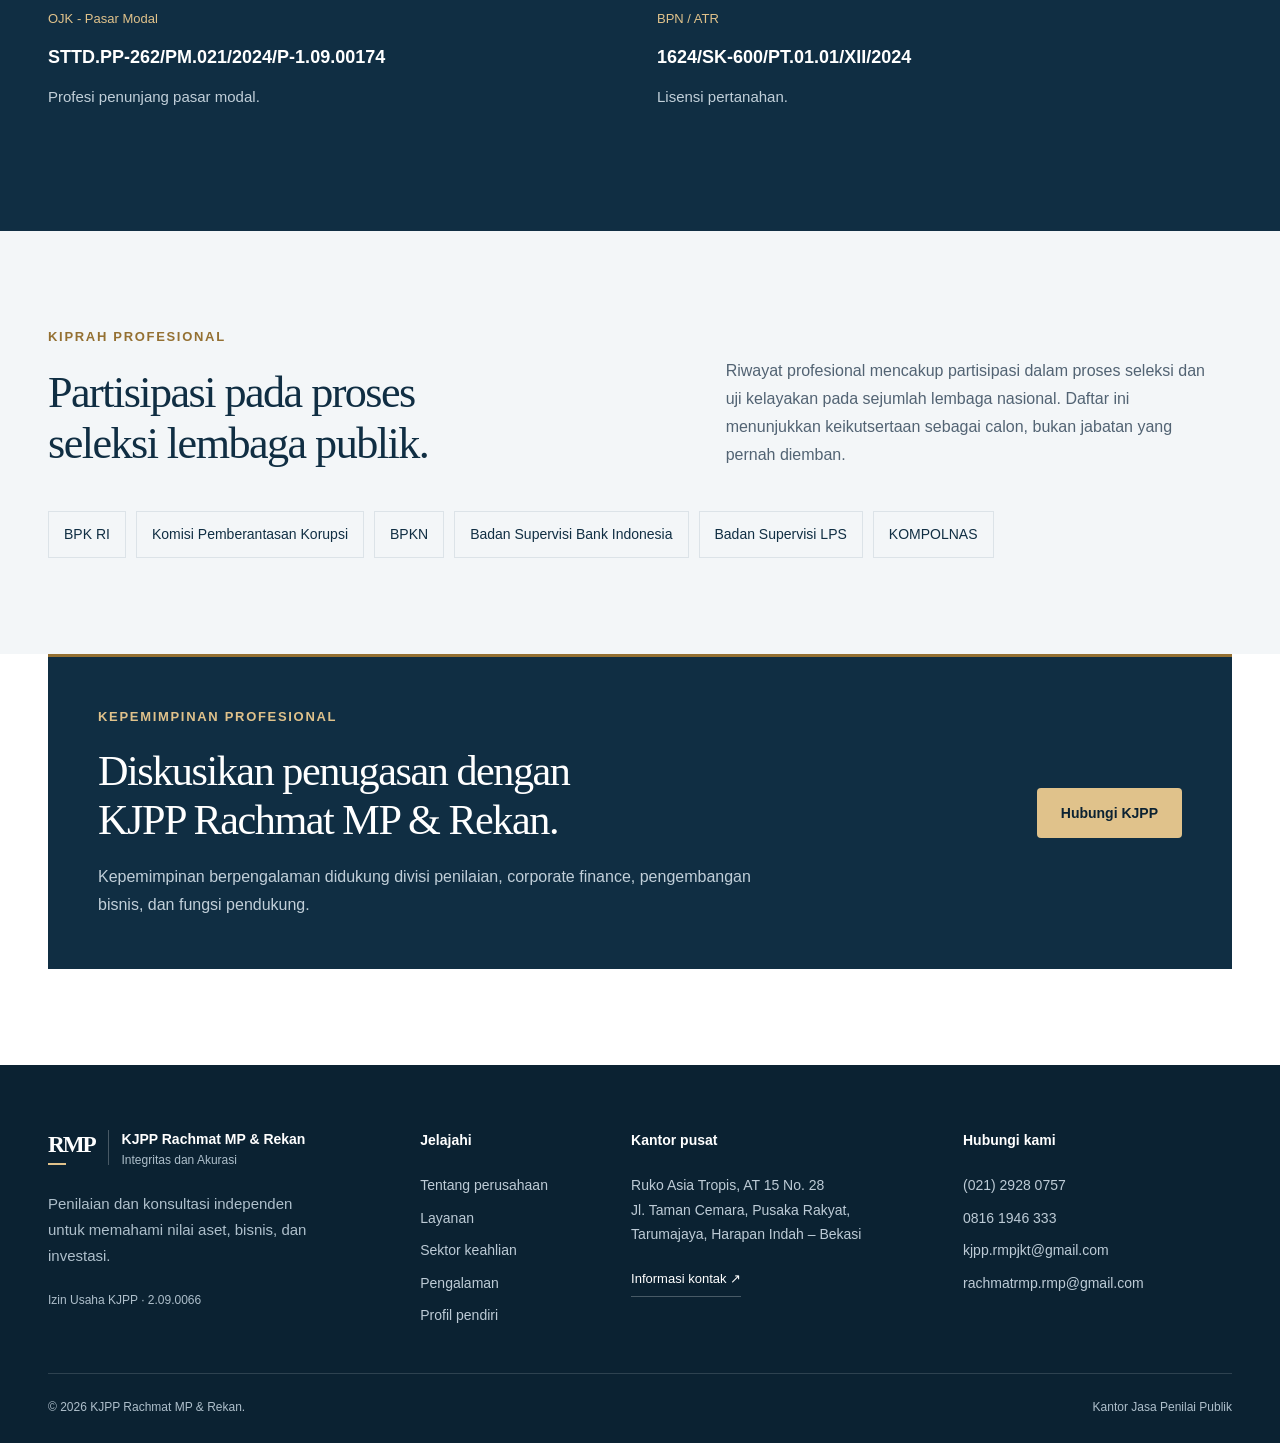
<file: founder.html>
<!doctype html>
<html lang="id">
<head>
<meta charset="utf-8"><meta name="viewport" content="width=device-width,initial-scale=1"><meta http-equiv="refresh" content="0;url=pendiri.html"><meta name="robots" content="noindex"><title>Halaman dipindahkan — KJPP RMP</title><link rel="stylesheet" href="styles.css">
</head>
<body>
<main class="container redirect-page">
<h1>
Halaman telah dipindahkan.
</h1>
<p>
<a class="btn primary" href="pendiri.html">Buka halaman pendiri</a>
</p>
</main>
</body>
</html>
</file>
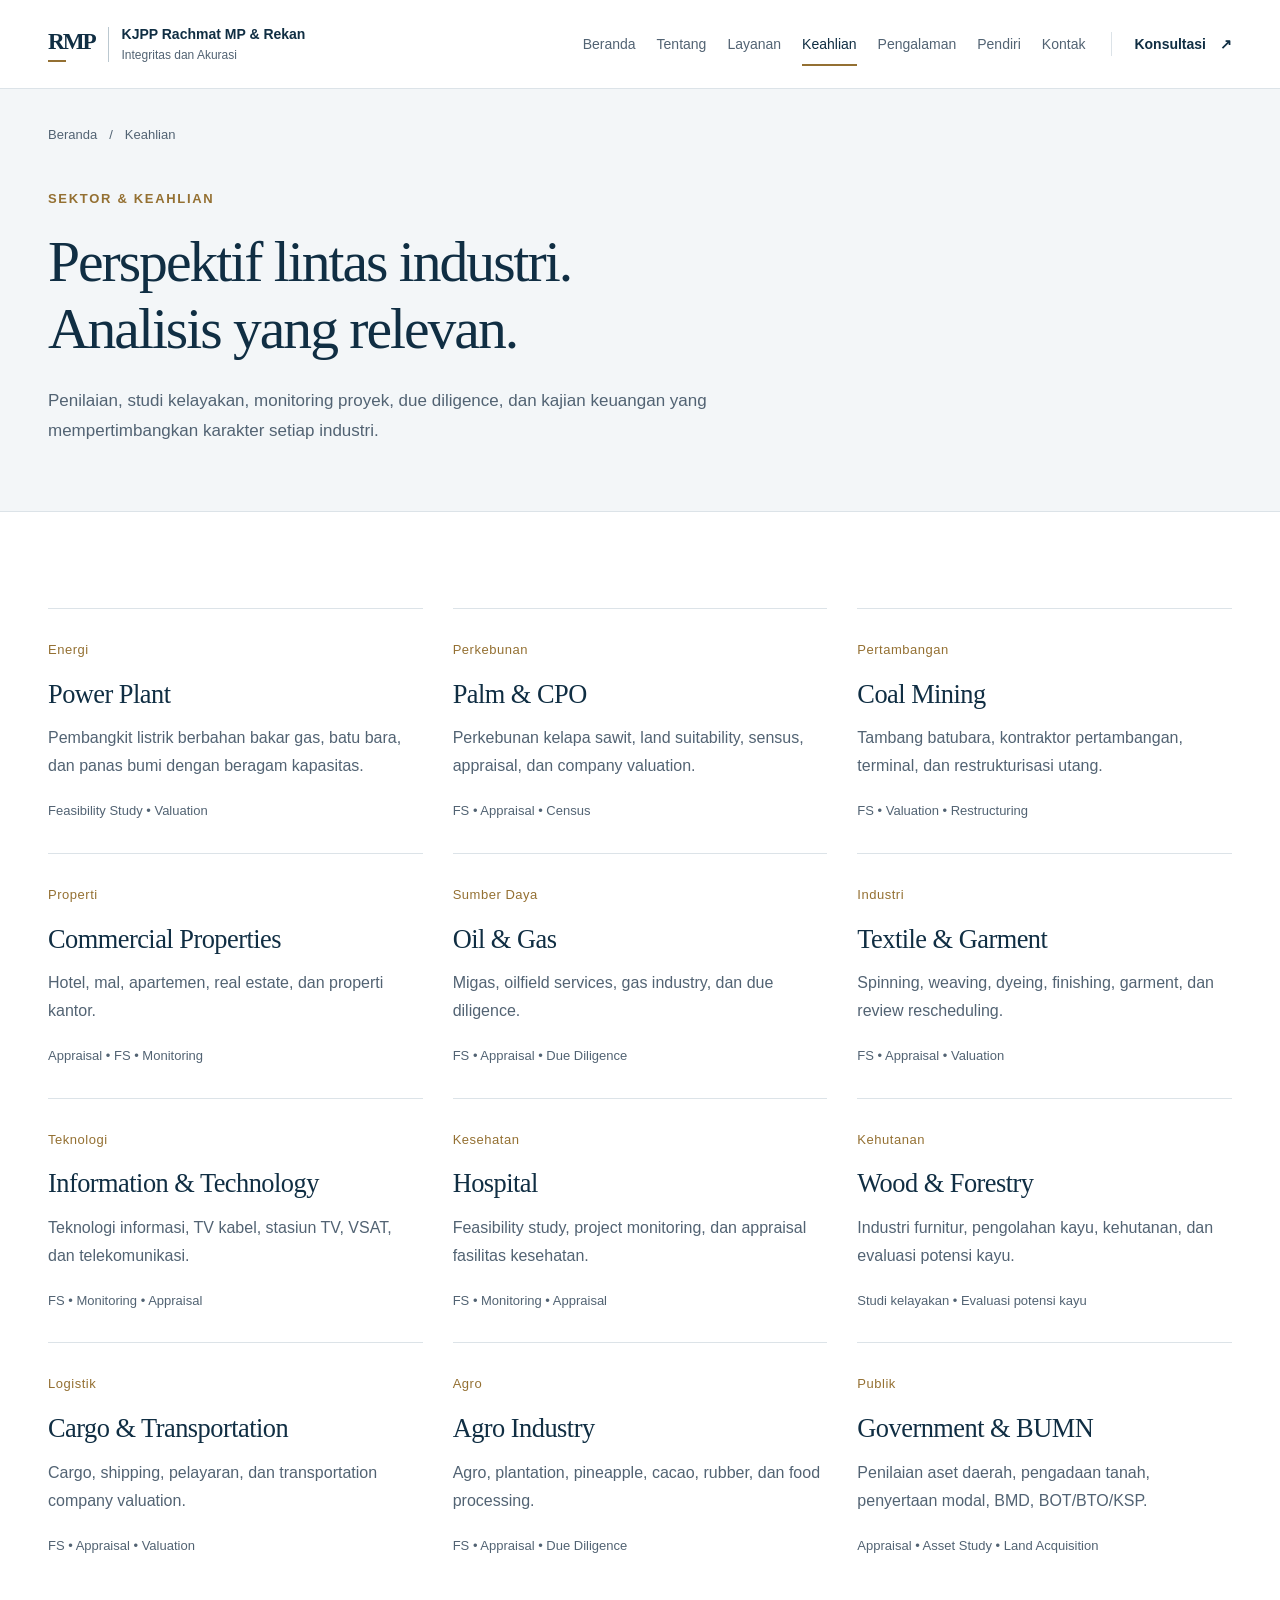
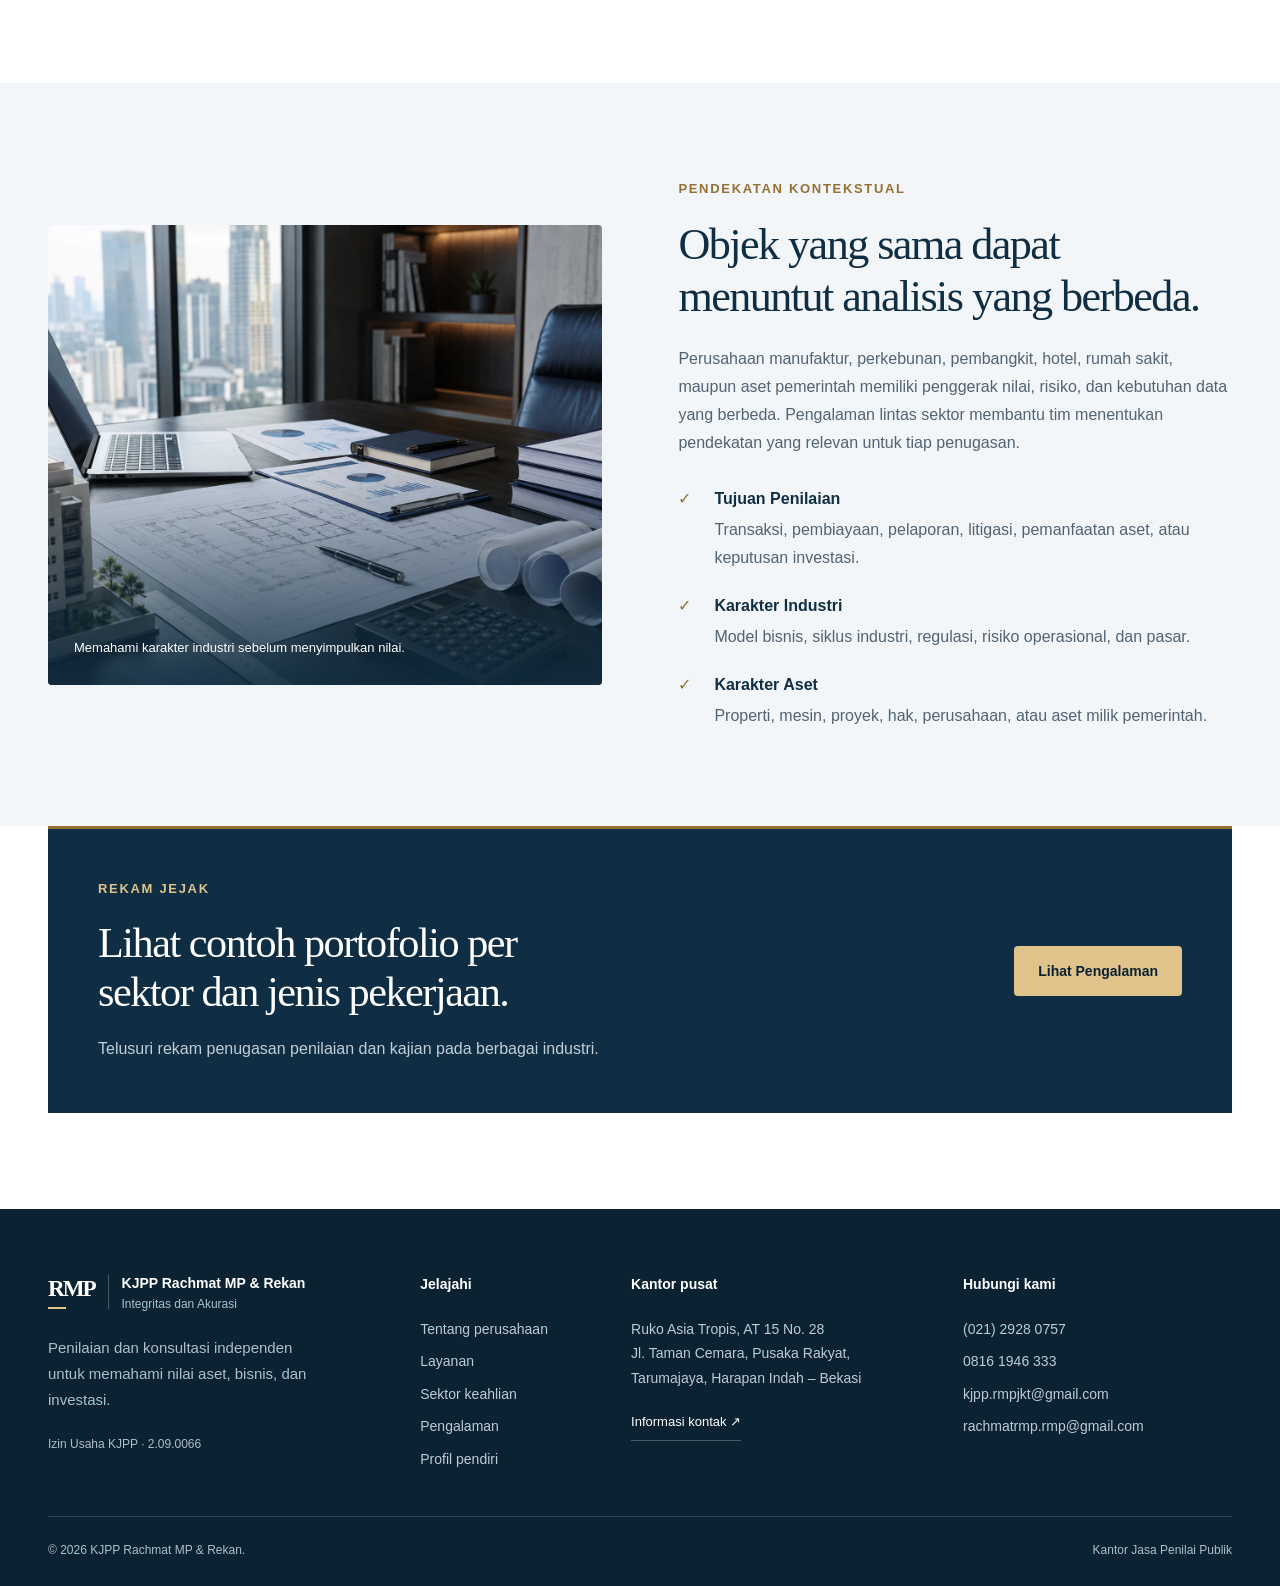
<file: keahlian.html>
<!doctype html>
<html lang="id">
<head>
<meta charset="utf-8"><meta name="viewport" content="width=device-width, initial-scale=1"><meta name="theme-color" content="#102e43"><title>Keahlian — KJPP Rachmat MP &amp; Rekan</title><meta name="description" content="Keahlian penilaian dan kajian lintas sektor: energi, perkebunan, pertambangan, properti, teknologi, kesehatan, dan aset pemerintah."><link rel="stylesheet" href="styles.css"><script src="script.js" defer></script>
<link rel="icon" href="assets/logo.jpg" type="image/webp" />
</head>
<body data-page="keahlian">
<a class="skip-link" href="#main">Langsung ke konten</a>
<header class="site-header">
<div class="container navbar">
<a class="brand" href="index.html" aria-label="KJPP Rachmat MP dan Rekan, beranda"><span class="brand-mark" aria-hidden="true">RMP<span></span></span><span class="brand-text"><strong>KJPP Rachmat MP &amp; Rekan</strong><span>Integritas dan Akurasi</span></span></a>
<button class="menu-btn" type="button" aria-expanded="false" aria-controls="primary-navigation"><span class="menu-lines" aria-hidden="true"></span><span class="menu-label">Menu</span></button>
<nav class="nav-links" id="primary-navigation" aria-label="Navigasi utama">
<a href="index.html">Beranda</a><a href="tentang.html">Tentang</a><a href="layanan.html">Layanan</a><a href="keahlian.html" aria-current="page">Keahlian</a><a href="pengalaman.html">Pengalaman</a><a href="pendiri.html">Pendiri</a><a href="kontak.html">Kontak</a>
</nav>
<a class="header-contact" href="kontak.html">Konsultasi <span aria-hidden="true">↗</span></a>
</div>
</header>
<main id="main" tabindex="-1">
<section class="page-hero">
<div class="container wrap">
<div class="breadcrumb">
<a href="index.html">Beranda</a><span aria-hidden="true">/</span><b>Keahlian</b>
</div>
<span class="kicker">Sektor & Keahlian</span>
<h1>
Perspektif lintas industri. Analisis yang relevan.
</h1>
<p>
Penilaian, studi kelayakan, monitoring proyek, due diligence, dan kajian keuangan yang mempertimbangkan karakter setiap industri.
</p>
</div>
</section>
<section class="section">
<div class="container">
<div class="sector-grid">
<article class="sector-card reveal">
<b>Energi</b>
<h3>
Power Plant
</h3>
<p>
Pembangkit listrik berbahan bakar gas, batu bara, dan panas bumi dengan beragam kapasitas.
</p>
<span>Feasibility Study • Valuation</span>
</article>
<article class="sector-card reveal">
<b>Perkebunan</b>
<h3>
Palm & CPO
</h3>
<p>
Perkebunan kelapa sawit, land suitability, sensus, appraisal, dan company valuation.
</p>
<span>FS • Appraisal • Census</span>
</article>
<article class="sector-card reveal">
<b>Pertambangan</b>
<h3>
Coal Mining
</h3>
<p>
Tambang batubara, kontraktor pertambangan, terminal, dan restrukturisasi utang.
</p>
<span>FS • Valuation • Restructuring</span>
</article>
<article class="sector-card reveal">
<b>Properti</b>
<h3>
Commercial Properties
</h3>
<p>
Hotel, mal, apartemen, real estate, dan properti kantor.
</p>
<span>Appraisal • FS • Monitoring</span>
</article>
<article class="sector-card reveal">
<b>Sumber Daya</b>
<h3>
Oil & Gas
</h3>
<p>
Migas, oilfield services, gas industry, dan due diligence.
</p>
<span>FS • Appraisal • Due Diligence</span>
</article>
<article class="sector-card reveal">
<b>Industri</b>
<h3>
Textile & Garment
</h3>
<p>
Spinning, weaving, dyeing, finishing, garment, dan review rescheduling.
</p>
<span>FS • Appraisal • Valuation</span>
</article>
<article class="sector-card reveal">
<b>Teknologi</b>
<h3>
Information & Technology
</h3>
<p>
Teknologi informasi, TV kabel, stasiun TV, VSAT, dan telekomunikasi.
</p>
<span>FS • Monitoring • Appraisal</span>
</article>
<article class="sector-card reveal">
<b>Kesehatan</b>
<h3>
Hospital
</h3>
<p>
Feasibility study, project monitoring, dan appraisal fasilitas kesehatan.
</p>
<span>FS • Monitoring • Appraisal</span>
</article>
<article class="sector-card reveal">
<b>Kehutanan</b>
<h3>
Wood & Forestry
</h3>
<p>
Industri furnitur, pengolahan kayu, kehutanan, dan evaluasi potensi kayu.
</p>
<span>Studi kelayakan • Evaluasi potensi kayu</span>
</article>
<article class="sector-card reveal">
<b>Logistik</b>
<h3>
Cargo & Transportation
</h3>
<p>
Cargo, shipping, pelayaran, dan transportation company valuation.
</p>
<span>FS • Appraisal • Valuation</span>
</article>
<article class="sector-card reveal">
<b>Agro</b>
<h3>
Agro Industry
</h3>
<p>
Agro, plantation, pineapple, cacao, rubber, dan food processing.
</p>
<span>FS • Appraisal • Due Diligence</span>
</article>
<article class="sector-card reveal">
<b>Publik</b>
<h3>
Government & BUMN
</h3>
<p>
Penilaian aset daerah, pengadaan tanah, penyertaan modal, BMD, BOT/BTO/KSP.
</p>
<span>Appraisal • Asset Study • Land Acquisition</span>
</article>
</div>
</div>
</section>
<section class="section paper">
<div class="container split">
<figure class="media photo-media reveal">
<img src="assets/analisis-penilaian.webp" alt="Analisis penilaian dan studi kelayakan" loading="lazy" width="1448" height="1086">
<figcaption>
Memahami karakter industri sebelum menyimpulkan nilai.
</figcaption>
</figure>
<div class="content reveal">
<span class="kicker">Pendekatan Kontekstual</span>
<h2>
Objek yang sama dapat menuntut analisis yang berbeda.
</h2>
<p>
Perusahaan manufaktur, perkebunan, pembangkit, hotel, rumah sakit, maupun aset pemerintah memiliki penggerak nilai, risiko, dan kebutuhan data yang berbeda. Pengalaman lintas sektor membantu tim menentukan pendekatan yang relevan untuk tiap penugasan.
</p>
<div class="bullets">
<div class="bullet">
<i>✓</i>
<div>
<strong>Tujuan Penilaian</strong>
<p>
Transaksi, pembiayaan, pelaporan, litigasi, pemanfaatan aset, atau keputusan investasi.
</p>
</div>
</div>
<div class="bullet">
<i>✓</i>
<div>
<strong>Karakter Industri</strong>
<p>
Model bisnis, siklus industri, regulasi, risiko operasional, dan pasar.
</p>
</div>
</div>
<div class="bullet">
<i>✓</i>
<div>
<strong>Karakter Aset</strong>
<p>
Properti, mesin, proyek, hak, perusahaan, atau aset milik pemerintah.
</p>
</div>
</div>
</div>
</div>
</div>
</section>
<section class="cta">
<div class="container">
<div class="cta-box reveal">
<div>
<span class="kicker">Rekam Jejak</span>
<h2>
Lihat contoh portofolio per sektor dan jenis pekerjaan.
</h2>
<p>
Telusuri rekam penugasan penilaian dan kajian pada berbagai industri.
</p>
</div>
<div class="cta-actions">
<a class="btn gold" href="pengalaman.html">Lihat Pengalaman</a>
</div>
</div>
</div>
</section>
</main>
<footer class="footer">
<div class="container">
<div class="footer-grid">
<div class="footer-about">
<a class="brand" href="index.html" aria-label="KJPP Rachmat MP dan Rekan, beranda"><span class="brand-mark" aria-hidden="true">RMP<span></span></span><span class="brand-text"><strong>KJPP Rachmat MP &amp; Rekan</strong><span>Integritas dan Akurasi</span></span></a>
<p>
Penilaian dan konsultasi independen untuk memahami nilai aset, bisnis, dan investasi.
</p>
<span class="footer-license">Izin Usaha KJPP · 2.09.0066</span>
</div>
<div>
<h2>
Jelajahi
</h2>
<div class="footer-links">
<a href="tentang.html">Tentang perusahaan</a><a href="layanan.html">Layanan</a><a href="keahlian.html">Sektor keahlian</a><a href="pengalaman.html">Pengalaman</a><a href="pendiri.html">Profil pendiri</a>
</div>
</div>
<div>
<h2>
Kantor pusat
</h2>
<address>
Ruko Asia Tropis, AT 15 No. 28<br>Jl. Taman Cemara, Pusaka Rakyat,<br>Tarumajaya, Harapan Indah – Bekasi
</address>
<a class="footer-address-link" href="kontak.html">Informasi kontak <span aria-hidden="true">↗</span></a>
</div>
<div>
<h2>
Hubungi kami
</h2>
<div class="footer-links">
<a href="tel:+622129280757">(021) 2928 0757</a><a href="tel:+628161946333">0816 1946 333</a><a href="mailto:kjpp.rmpjkt@gmail.com">kjpp.rmpjkt@gmail.com</a><a href="mailto:rachmatrmp.rmp@gmail.com">rachmatrmp.rmp@gmail.com</a>
</div>
</div>
</div>
<div class="footer-bottom">
<span>© <span data-year>2026</span> KJPP Rachmat MP &amp; Rekan.</span><span>Kantor Jasa Penilai Publik</span>
</div>
</div>
</footer>
</body>
</html>
</file>
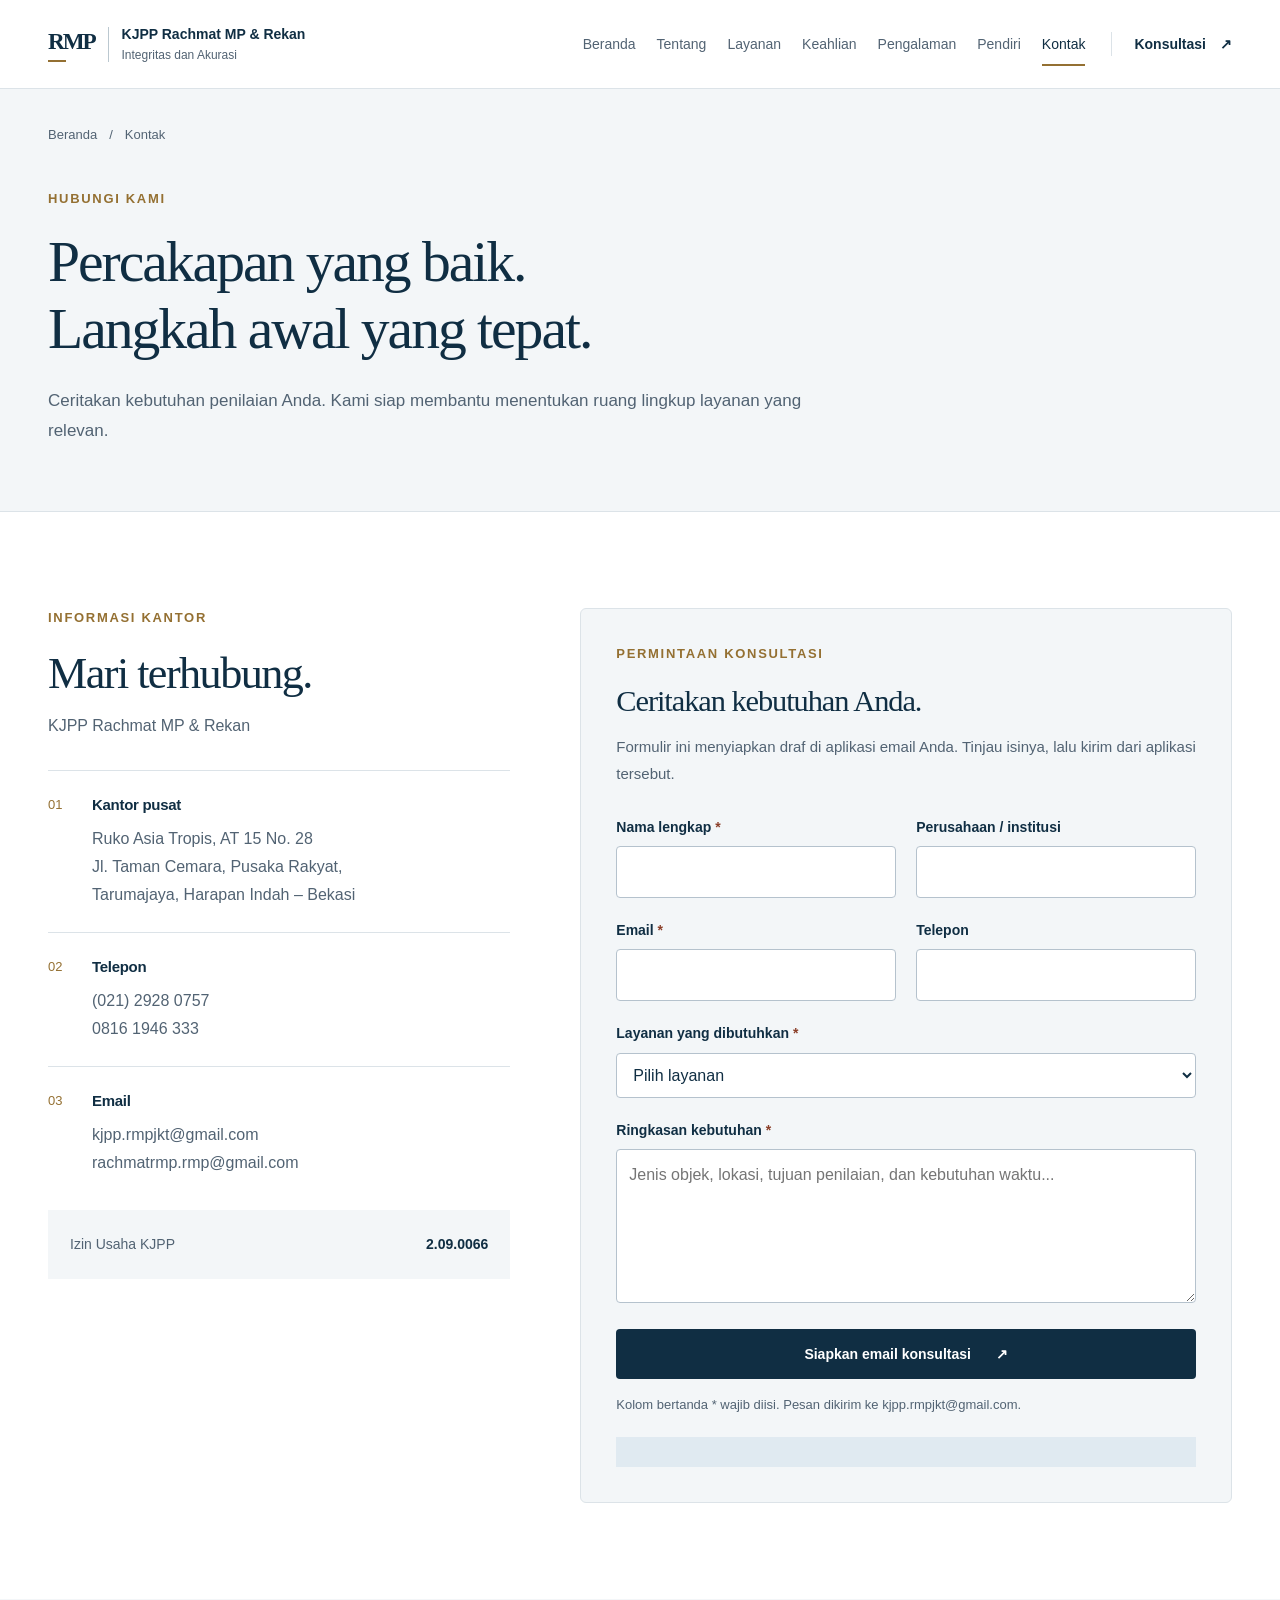
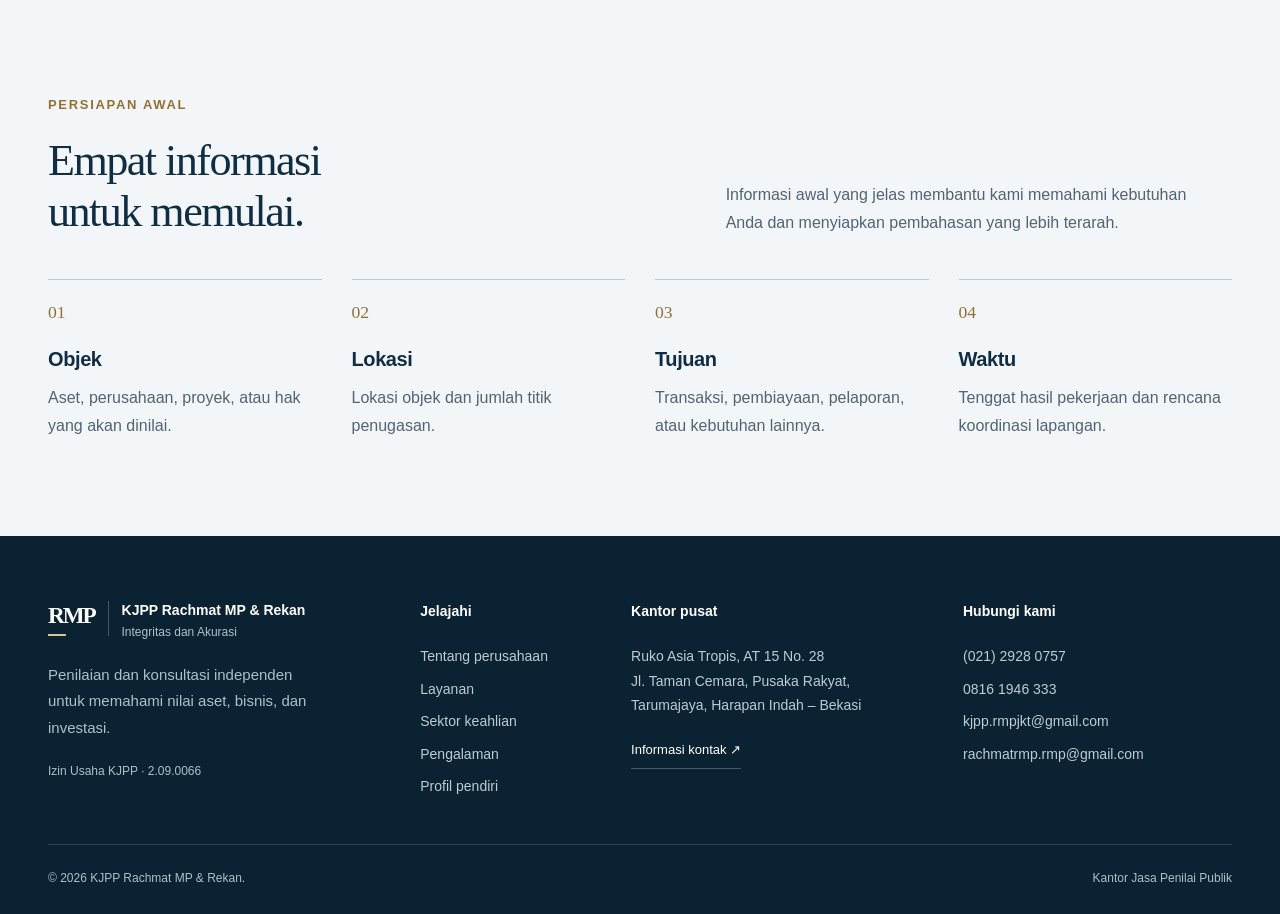
<file: kontak.html>
<!doctype html>
<html lang="id">
<head>
<meta charset="utf-8"><meta name="viewport" content="width=device-width, initial-scale=1"><meta name="theme-color" content="#102e43"><title>Kontak — KJPP Rachmat MP &amp; Rekan</title><meta name="description" content="Hubungi KJPP Rachmat MP &amp; Rekan di Bekasi: (021) 2928 0757, 0816 1946 333, dan kjpp.rmpjkt@gmail.com."><link rel="stylesheet" href="styles.css"><script src="script.js" defer></script>
<link rel="icon" href="assets/logo.jpg" type="image/webp" />
</head>
<body data-page="kontak">
<a class="skip-link" href="#main">Langsung ke konten</a>
<header class="site-header">
<div class="container navbar">
<a class="brand" href="index.html" aria-label="KJPP Rachmat MP dan Rekan, beranda"><span class="brand-mark" aria-hidden="true">RMP<span></span></span><span class="brand-text"><strong>KJPP Rachmat MP &amp; Rekan</strong><span>Integritas dan Akurasi</span></span></a>
<button class="menu-btn" type="button" aria-expanded="false" aria-controls="primary-navigation"><span class="menu-lines" aria-hidden="true"></span><span class="menu-label">Menu</span></button>
<nav class="nav-links" id="primary-navigation" aria-label="Navigasi utama">
<a href="index.html">Beranda</a><a href="tentang.html">Tentang</a><a href="layanan.html">Layanan</a><a href="keahlian.html">Keahlian</a><a href="pengalaman.html">Pengalaman</a><a href="pendiri.html">Pendiri</a><a href="kontak.html" aria-current="page">Kontak</a>
</nav>
<a class="header-contact" href="kontak.html">Konsultasi <span aria-hidden="true">↗</span></a>
</div>
</header>
<main id="main" tabindex="-1">
<section class="page-hero">
<div class="container wrap">
<div class="breadcrumb">
<a href="index.html">Beranda</a><span aria-hidden="true">/</span><span>Kontak</span>
</div>
<span class="kicker">Hubungi kami</span>
<h1>
Percakapan yang baik.<br>Langkah awal yang tepat.
</h1>
<p>
Ceritakan kebutuhan penilaian Anda. Kami siap membantu menentukan ruang lingkup layanan yang relevan.
</p>
</div>
</section>
<section class="section contact-section">
<div class="container contact-grid">
<div class="contact-info">
<span class="kicker">Informasi kantor</span>
<h2>
Mari terhubung.
</h2>
<p>
KJPP Rachmat MP &amp; Rekan
</p>
<div class="contact-list">
<div class="contact-item">
<span class="contact-number">01</span>
<div>
<h3>
Kantor pusat
</h3>
<address>
Ruko Asia Tropis, AT 15 No. 28<br>Jl. Taman Cemara, Pusaka Rakyat,<br>Tarumajaya, Harapan Indah – Bekasi
</address>
</div>
</div>
<div class="contact-item">
<span class="contact-number">02</span>
<div>
<h3>
Telepon
</h3>
<a href="tel:+622129280757">(021) 2928 0757</a><a href="tel:+628161946333">0816 1946 333</a>
</div>
</div>
<div class="contact-item">
<span class="contact-number">03</span>
<div>
<h3>
Email
</h3>
<a href="mailto:kjpp.rmpjkt@gmail.com">kjpp.rmpjkt@gmail.com</a><a href="mailto:rachmatrmp.rmp@gmail.com">rachmatrmp.rmp@gmail.com</a>
</div>
</div>
</div>
<div class="contact-license">
<span>Izin Usaha KJPP</span><strong>2.09.0066</strong>
</div>
</div>
<form class="form" id="contact-form">
<span class="kicker">Permintaan konsultasi</span>
<h2>
Ceritakan kebutuhan Anda.
</h2>
<p class="form-intro" id="form-help">
Formulir ini menyiapkan draf di aplikasi email Anda. Tinjau isinya, lalu kirim dari aplikasi tersebut.
</p>
<div class="form-grid">
<div class="field">
<label for="name">
Nama lengkap <span aria-hidden="true">*</span>
</label>
<input id="name" name="name" autocomplete="name" maxlength="100" required>
</div>
<div class="field">
<label for="company">
Perusahaan / institusi
</label>
<input id="company" name="company" autocomplete="organization" maxlength="150">
</div>
<div class="field">
<label for="email">
Email <span aria-hidden="true">*</span>
</label>
<input id="email" name="email" type="email" autocomplete="email" maxlength="160" required>
</div>
<div class="field">
<label for="phone">
Telepon
</label>
<input id="phone" name="phone" type="tel" autocomplete="tel" maxlength="40">
</div>
<div class="field full">
<label for="service">
Layanan yang dibutuhkan <span aria-hidden="true">*</span>
</label>
<select id="service" name="service" required><option value="">Pilih layanan</option><option>Penilaian Harta Berwujud / Tidak Berwujud</option><option>Penilaian Usaha</option><option>Penilaian Proyek</option><option>Monitoring Pembiayaan Proyek</option><option>Financial Advisory</option><option>Kajian BGS / BSG / KSP</option><option>Penghapusan Aset / BMD</option><option>Konsultasi Lainnya</option></select>
</div>
<div class="field full">
<label for="message">
Ringkasan kebutuhan <span aria-hidden="true">*</span>
</label>
<textarea id="message" name="message" rows="5" maxlength="1200" placeholder="Jenis objek, lokasi, tujuan penilaian, dan kebutuhan waktu..." required></textarea>
</div>
</div>
<button type="submit" disabled class="btn primary" aria-describedby="form-help">Siapkan email konsultasi <span aria-hidden="true">↗</span></button>
<p class="form-footnote">
Kolom bertanda * wajib diisi. Pesan dikirim ke kjpp.rmpjkt@gmail.com.
</p>
<p id="form-status" class="form-status" role="status" aria-live="polite">
</p>
<div id="email-fallback" class="email-fallback" hidden>
<p>
Aplikasi email tidak terbuka? Salin draf berikut ke email Anda.
</p>
<label for="email-draft">
Draf pesan
</label>
<textarea id="email-draft" readonly rows="8"></textarea>
<p>
Tujuan: <a href="mailto:kjpp.rmpjkt@gmail.com">kjpp.rmpjkt@gmail.com</a>
</p>
</div>
<noscript>
<p>
Untuk mengirim permintaan, tulis email langsung ke <a href="mailto:kjpp.rmpjkt@gmail.com">kjpp.rmpjkt@gmail.com</a>. Formulir memerlukan JavaScript untuk menyiapkan draf.
</p>
</noscript>
</form>
</div>
</section>
<section class="section paper">
<div class="container">
<div class="section-head">
<div>
<span class="kicker">Persiapan awal</span>
<h2>
Empat informasi<br>untuk memulai.
</h2>
</div>
<p>
Informasi awal yang jelas membantu kami memahami kebutuhan Anda dan menyiapkan pembahasan yang lebih terarah.
</p>
</div>
<div class="process">
<div class="process-item">
<h3>
Objek
</h3>
<p>
Aset, perusahaan, proyek, atau hak yang akan dinilai.
</p>
</div>
<div class="process-item">
<h3>
Lokasi
</h3>
<p>
Lokasi objek dan jumlah titik penugasan.
</p>
</div>
<div class="process-item">
<h3>
Tujuan
</h3>
<p>
Transaksi, pembiayaan, pelaporan, atau kebutuhan lainnya.
</p>
</div>
<div class="process-item">
<h3>
Waktu
</h3>
<p>
Tenggat hasil pekerjaan dan rencana koordinasi lapangan.
</p>
</div>
</div>
</div>
</section>
</main>
<footer class="footer">
<div class="container">
<div class="footer-grid">
<div class="footer-about">
<a class="brand" href="index.html" aria-label="KJPP Rachmat MP dan Rekan, beranda"><span class="brand-mark" aria-hidden="true">RMP<span></span></span><span class="brand-text"><strong>KJPP Rachmat MP &amp; Rekan</strong><span>Integritas dan Akurasi</span></span></a>
<p>
Penilaian dan konsultasi independen untuk memahami nilai aset, bisnis, dan investasi.
</p>
<span class="footer-license">Izin Usaha KJPP · 2.09.0066</span>
</div>
<div>
<h2>
Jelajahi
</h2>
<div class="footer-links">
<a href="tentang.html">Tentang perusahaan</a><a href="layanan.html">Layanan</a><a href="keahlian.html">Sektor keahlian</a><a href="pengalaman.html">Pengalaman</a><a href="pendiri.html">Profil pendiri</a>
</div>
</div>
<div>
<h2>
Kantor pusat
</h2>
<address>
Ruko Asia Tropis, AT 15 No. 28<br>Jl. Taman Cemara, Pusaka Rakyat,<br>Tarumajaya, Harapan Indah – Bekasi
</address>
<a class="footer-address-link" href="kontak.html">Informasi kontak <span aria-hidden="true">↗</span></a>
</div>
<div>
<h2>
Hubungi kami
</h2>
<div class="footer-links">
<a href="tel:+622129280757">(021) 2928 0757</a><a href="tel:+628161946333">0816 1946 333</a><a href="mailto:kjpp.rmpjkt@gmail.com">kjpp.rmpjkt@gmail.com</a><a href="mailto:rachmatrmp.rmp@gmail.com">rachmatrmp.rmp@gmail.com</a>
</div>
</div>
</div>
<div class="footer-bottom">
<span>© <span data-year>2026</span> KJPP Rachmat MP &amp; Rekan.</span><span>Kantor Jasa Penilai Publik</span>
</div>
</div>
</footer>
</body>
</html>
</file>
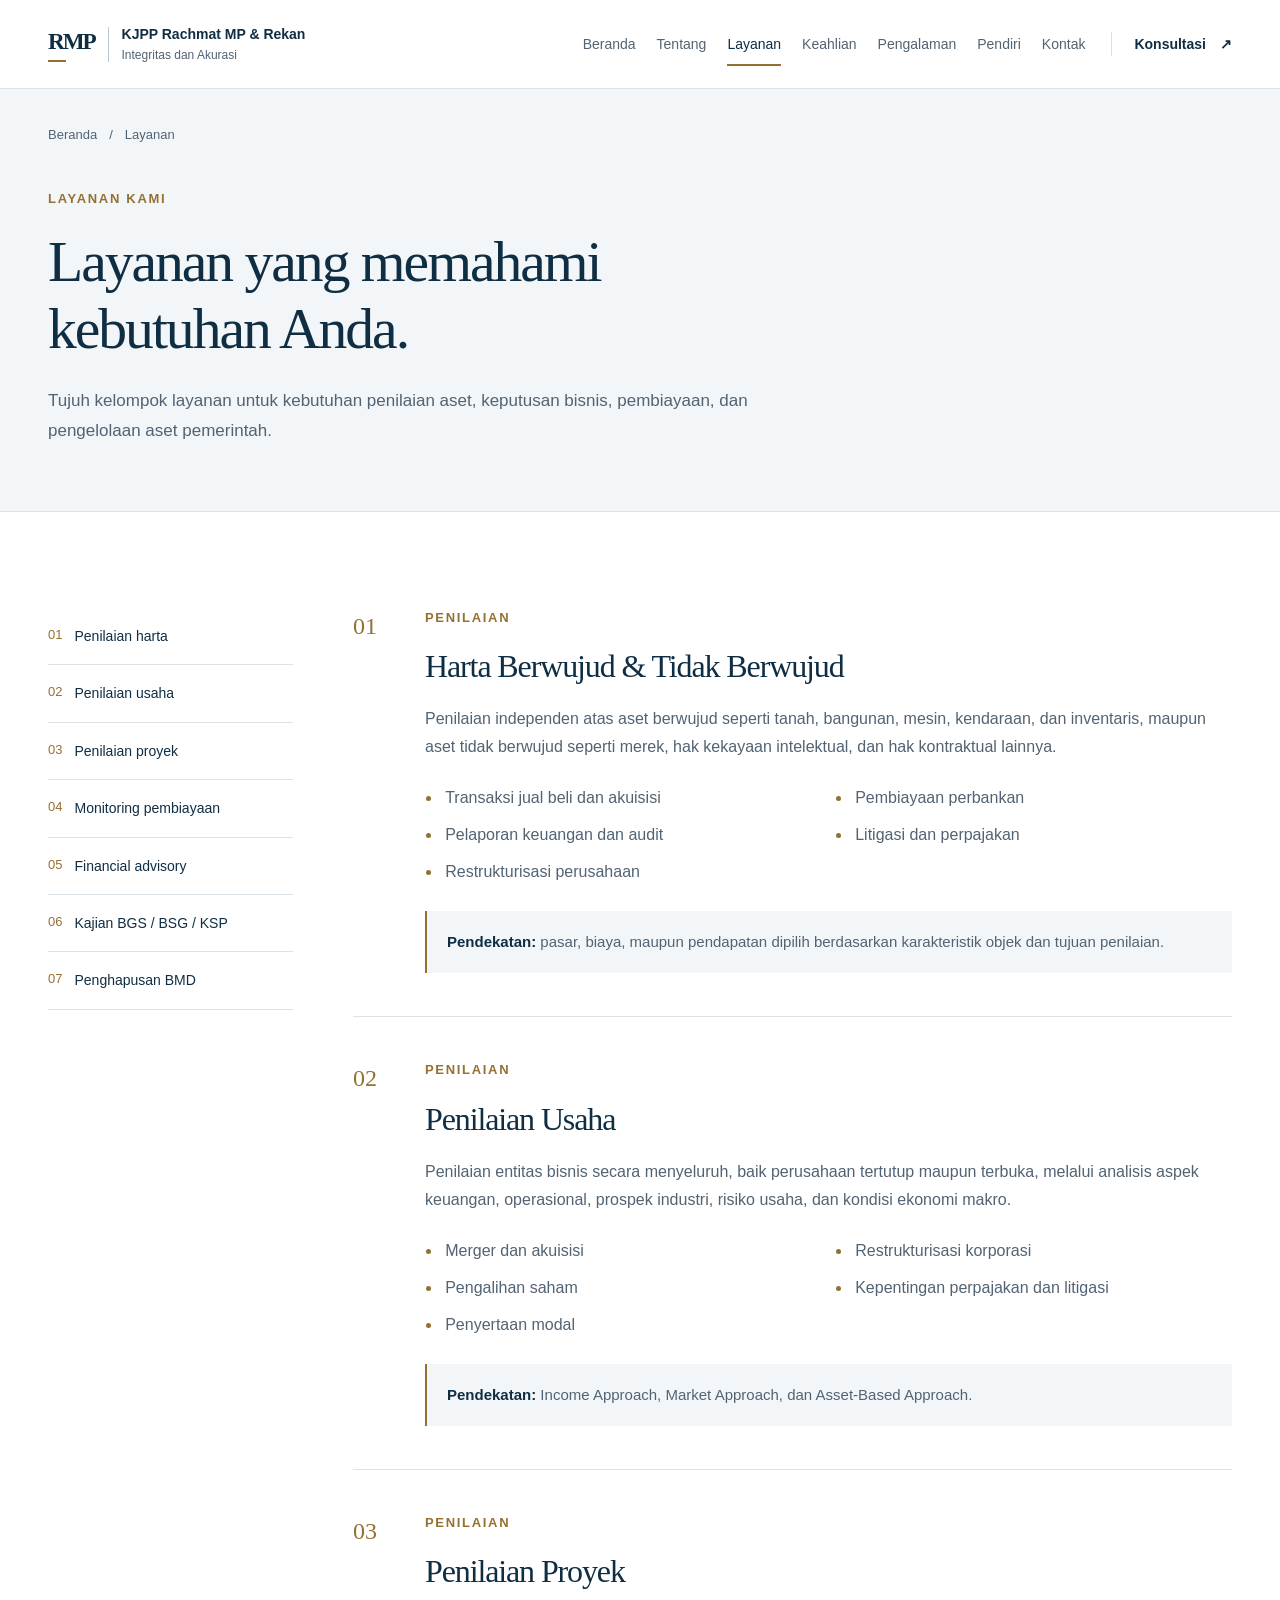
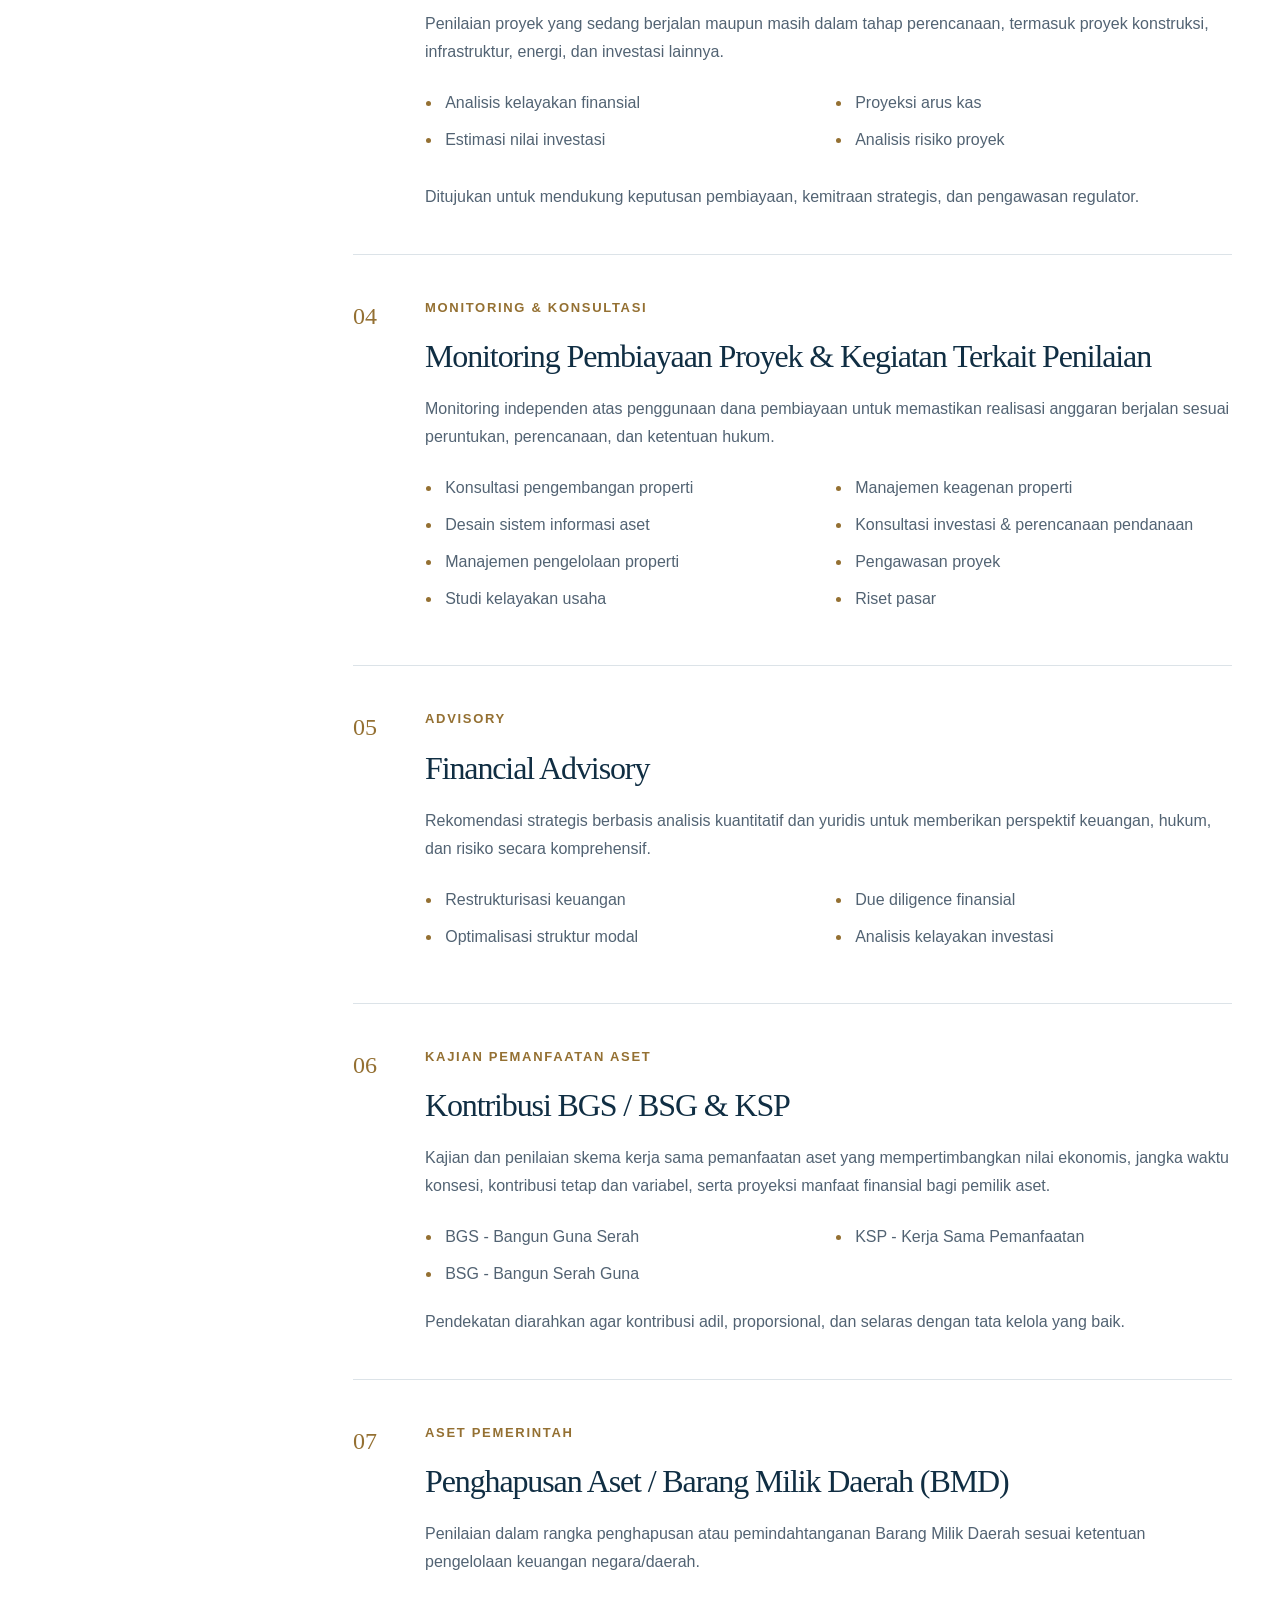
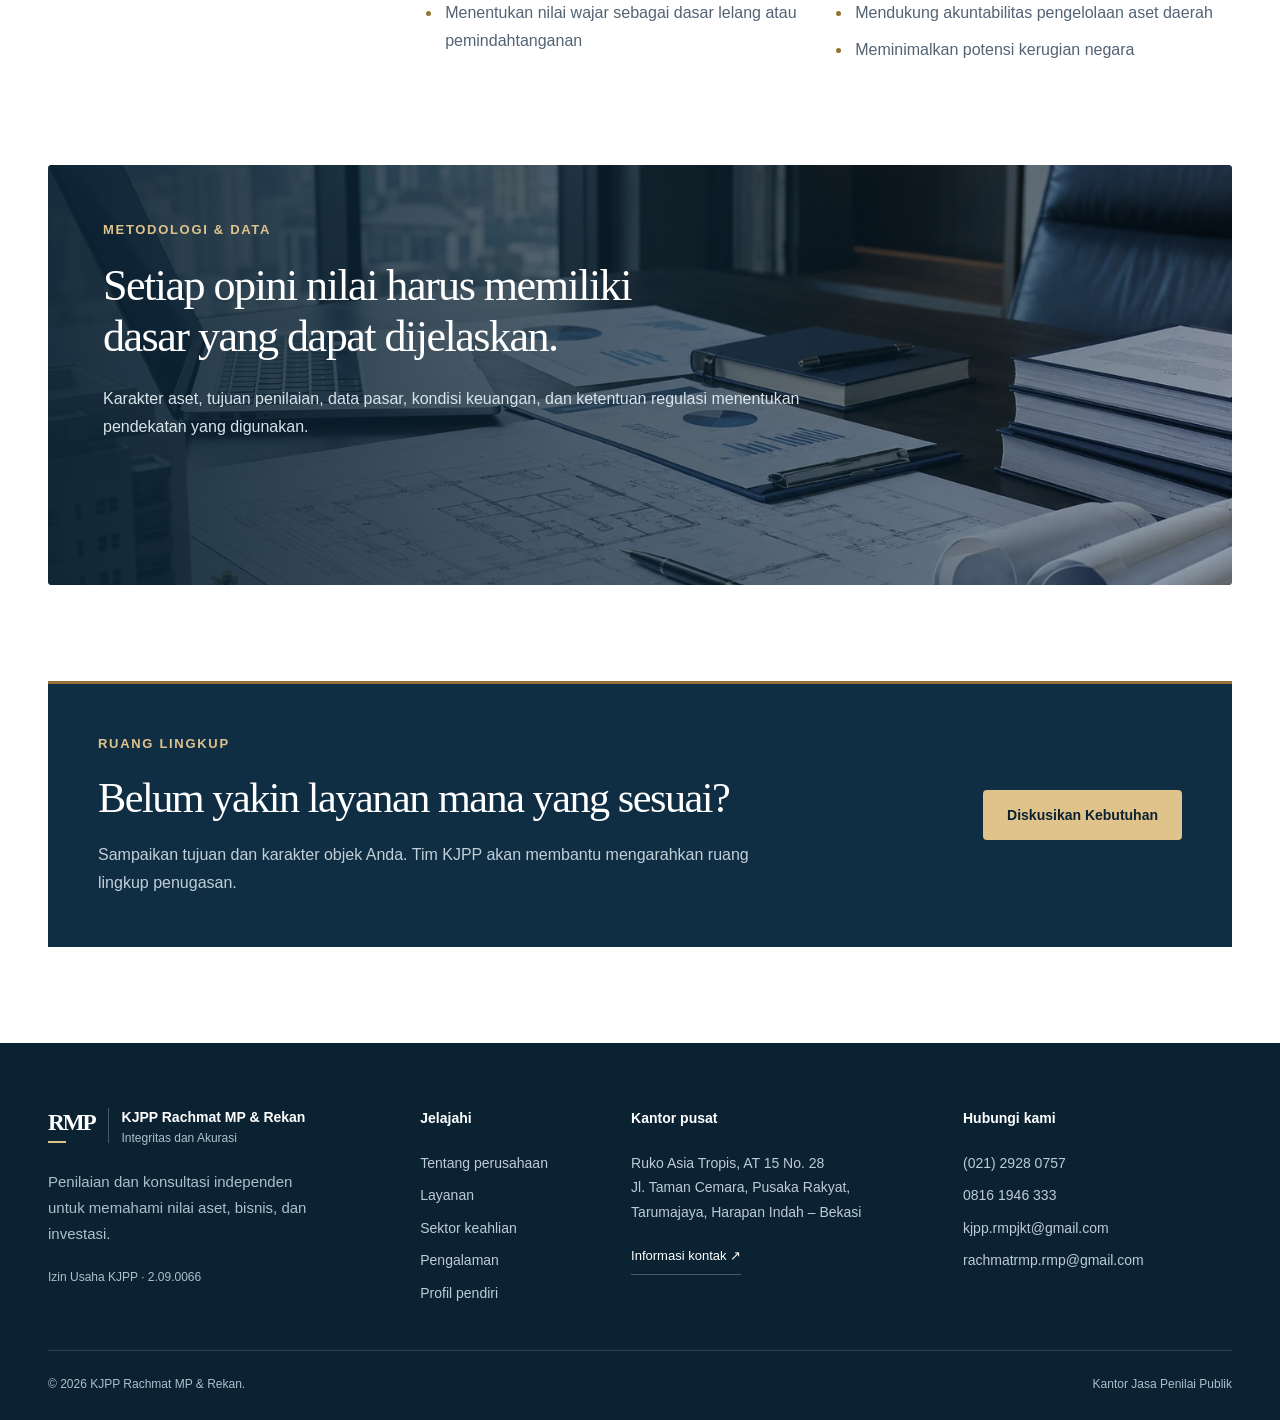
<file: layanan.html>
<!doctype html>
<html lang="id">
<head>
<meta charset="utf-8"><meta name="viewport" content="width=device-width, initial-scale=1"><meta name="theme-color" content="#102e43"><title>Layanan — KJPP Rachmat MP &amp; Rekan</title><meta name="description" content="Tujuh layanan KJPP RMP: penilaian harta, usaha, proyek, monitoring, financial advisory, kajian BGS/BSG/KSP, dan BMD."><link rel="stylesheet" href="styles.css"><script src="script.js" defer></script>
<link rel="icon" href="assets/logo.jpg" type="image/webp" />
</head>
<body data-page="layanan">
<a class="skip-link" href="#main">Langsung ke konten</a>
<header class="site-header">
<div class="container navbar">
<a class="brand" href="index.html" aria-label="KJPP Rachmat MP dan Rekan, beranda"><span class="brand-mark" aria-hidden="true">RMP<span></span></span><span class="brand-text"><strong>KJPP Rachmat MP &amp; Rekan</strong><span>Integritas dan Akurasi</span></span></a>
<button class="menu-btn" type="button" aria-expanded="false" aria-controls="primary-navigation"><span class="menu-lines" aria-hidden="true"></span><span class="menu-label">Menu</span></button>
<nav class="nav-links" id="primary-navigation" aria-label="Navigasi utama">
<a href="index.html">Beranda</a><a href="tentang.html">Tentang</a><a href="layanan.html" aria-current="page">Layanan</a><a href="keahlian.html">Keahlian</a><a href="pengalaman.html">Pengalaman</a><a href="pendiri.html">Pendiri</a><a href="kontak.html">Kontak</a>
</nav>
<a class="header-contact" href="kontak.html">Konsultasi <span aria-hidden="true">↗</span></a>
</div>
</header>
<main id="main" tabindex="-1">
<section class="page-hero">
<div class="container wrap">
<div class="breadcrumb">
<a href="index.html">Beranda</a><span aria-hidden="true">/</span><b>Layanan</b>
</div>
<span class="kicker">Layanan Kami</span>
<h1>
Layanan yang memahami kebutuhan Anda.
</h1>
<p>
Tujuh kelompok layanan untuk kebutuhan penilaian aset, keputusan bisnis, pembiayaan, dan pengelolaan aset pemerintah.
</p>
</div>
</section>
<section class="section">
<div class="container service-layout">
<nav class="service-nav" aria-label="Daftar layanan">
<a href="#harta"><span>01</span>Penilaian harta</a><a href="#usaha"><span>02</span>Penilaian usaha</a><a href="#proyek"><span>03</span>Penilaian proyek</a><a href="#monitoring"><span>04</span>Monitoring pembiayaan</a><a href="#financial"><span>05</span>Financial advisory</a><a href="#bgs"><span>06</span>Kajian BGS / BSG / KSP</a><a href="#bmd"><span>07</span>Penghapusan BMD</a>
</nav>
<div class="service-stack">
<article class="service-detail reveal" id="harta">
<div class="service-number">
01
</div>
<div>
<span class="kicker">Penilaian</span>
<h2>
Harta Berwujud & Tidak Berwujud
</h2>
<p>
Penilaian independen atas aset berwujud seperti tanah, bangunan, mesin, kendaraan, dan inventaris, maupun aset tidak berwujud seperti merek, hak kekayaan intelektual, dan hak kontraktual lainnya.
</p>
<ul>
<li>
Transaksi jual beli dan akuisisi
</li>
<li>
Pelaporan keuangan dan audit
</li>
<li>
Restrukturisasi perusahaan
</li>
<li>
Pembiayaan perbankan
</li>
<li>
Litigasi dan perpajakan
</li>
</ul>
<div class="method-note">
<strong>Pendekatan:</strong> pasar, biaya, maupun pendapatan dipilih berdasarkan karakteristik objek dan tujuan penilaian.
</div>
</div>
</article>
<article class="service-detail reveal" id="usaha">
<div class="service-number">
02
</div>
<div>
<span class="kicker">Penilaian</span>
<h2>
Penilaian Usaha
</h2>
<p>
Penilaian entitas bisnis secara menyeluruh, baik perusahaan tertutup maupun terbuka, melalui analisis aspek keuangan, operasional, prospek industri, risiko usaha, dan kondisi ekonomi makro.
</p>
<ul>
<li>
Merger dan akuisisi
</li>
<li>
Pengalihan saham
</li>
<li>
Penyertaan modal
</li>
<li>
Restrukturisasi korporasi
</li>
<li>
Kepentingan perpajakan dan litigasi
</li>
</ul>
<div class="method-note">
<strong>Pendekatan:</strong> Income Approach, Market Approach, dan Asset-Based Approach.
</div>
</div>
</article>
<article class="service-detail reveal" id="proyek">
<div class="service-number">
03
</div>
<div>
<span class="kicker">Penilaian</span>
<h2>
Penilaian Proyek
</h2>
<p>
Penilaian proyek yang sedang berjalan maupun masih dalam tahap perencanaan, termasuk proyek konstruksi, infrastruktur, energi, dan investasi lainnya.
</p>
<ul>
<li>
Analisis kelayakan finansial
</li>
<li>
Estimasi nilai investasi
</li>
<li>
Proyeksi arus kas
</li>
<li>
Analisis risiko proyek
</li>
</ul>
<p>
Ditujukan untuk mendukung keputusan pembiayaan, kemitraan strategis, dan pengawasan regulator.
</p>
</div>
</article>
<article class="service-detail reveal" id="monitoring">
<div class="service-number">
04
</div>
<div>
<span class="kicker">Monitoring & Konsultasi</span>
<h2>
Monitoring Pembiayaan Proyek & Kegiatan Terkait Penilaian
</h2>
<p>
Monitoring independen atas penggunaan dana pembiayaan untuk memastikan realisasi anggaran berjalan sesuai peruntukan, perencanaan, dan ketentuan hukum.
</p>
<ul class="two-col">
<li>
Konsultasi pengembangan properti
</li>
<li>
Desain sistem informasi aset
</li>
<li>
Manajemen pengelolaan properti
</li>
<li>
Studi kelayakan usaha
</li>
<li>
Manajemen keagenan properti
</li>
<li>
Konsultasi investasi & perencanaan pendanaan
</li>
<li>
Pengawasan proyek
</li>
<li>
Riset pasar
</li>
</ul>
</div>
</article>
<article class="service-detail reveal" id="financial">
<div class="service-number">
05
</div>
<div>
<span class="kicker">Advisory</span>
<h2>
Financial Advisory
</h2>
<p>
Rekomendasi strategis berbasis analisis kuantitatif dan yuridis untuk memberikan perspektif keuangan, hukum, dan risiko secara komprehensif.
</p>
<ul>
<li>
Restrukturisasi keuangan
</li>
<li>
Optimalisasi struktur modal
</li>
<li>
Due diligence finansial
</li>
<li>
Analisis kelayakan investasi
</li>
</ul>
</div>
</article>
<article class="service-detail reveal" id="bgs">
<div class="service-number">
06
</div>
<div>
<span class="kicker">Kajian Pemanfaatan Aset</span>
<h2>
Kontribusi BGS / BSG & KSP
</h2>
<p>
Kajian dan penilaian skema kerja sama pemanfaatan aset yang mempertimbangkan nilai ekonomis, jangka waktu konsesi, kontribusi tetap dan variabel, serta proyeksi manfaat finansial bagi pemilik aset.
</p>
<ul>
<li>
BGS - Bangun Guna Serah
</li>
<li>
BSG - Bangun Serah Guna
</li>
<li>
KSP - Kerja Sama Pemanfaatan
</li>
</ul>
<p>
Pendekatan diarahkan agar kontribusi adil, proporsional, dan selaras dengan tata kelola yang baik.
</p>
</div>
</article>
<article class="service-detail reveal" id="bmd">
<div class="service-number">
07
</div>
<div>
<span class="kicker">Aset Pemerintah</span>
<h2>
Penghapusan Aset / Barang Milik Daerah (BMD)
</h2>
<p>
Penilaian dalam rangka penghapusan atau pemindahtanganan Barang Milik Daerah sesuai ketentuan pengelolaan keuangan negara/daerah.
</p>
<ul>
<li>
Menentukan nilai wajar sebagai dasar lelang atau pemindahtanganan
</li>
<li>
Mendukung akuntabilitas pengelolaan aset daerah
</li>
<li>
Meminimalkan potensi kerugian negara
</li>
</ul>
</div>
</article>
</div>
</div>
</section>
<section class="visual-break">
<div class="container">
<figure class="wide-photo reveal">
<img src="assets/analisis-penilaian.webp" alt="Dokumen dan analisis penilaian" loading="lazy" width="1448" height="1086">
<div class="wide-photo-overlay">
<span class="kicker">Metodologi & Data</span>
<h2>
Setiap opini nilai harus memiliki dasar yang dapat dijelaskan.
</h2>
<p>
Karakter aset, tujuan penilaian, data pasar, kondisi keuangan, dan ketentuan regulasi menentukan pendekatan yang digunakan.
</p>
</div>
</figure>
</div>
</section>
<section class="cta">
<div class="container">
<div class="cta-box reveal">
<div>
<span class="kicker">Ruang Lingkup</span>
<h2>
Belum yakin layanan mana yang sesuai?
</h2>
<p>
Sampaikan tujuan dan karakter objek Anda. Tim KJPP akan membantu mengarahkan ruang lingkup penugasan.
</p>
</div>
<div class="cta-actions">
<a class="btn gold" href="kontak.html">Diskusikan Kebutuhan</a>
</div>
</div>
</div>
</section>
</main>
<footer class="footer">
<div class="container">
<div class="footer-grid">
<div class="footer-about">
<a class="brand" href="index.html" aria-label="KJPP Rachmat MP dan Rekan, beranda"><span class="brand-mark" aria-hidden="true">RMP<span></span></span><span class="brand-text"><strong>KJPP Rachmat MP &amp; Rekan</strong><span>Integritas dan Akurasi</span></span></a>
<p>
Penilaian dan konsultasi independen untuk memahami nilai aset, bisnis, dan investasi.
</p>
<span class="footer-license">Izin Usaha KJPP · 2.09.0066</span>
</div>
<div>
<h2>
Jelajahi
</h2>
<div class="footer-links">
<a href="tentang.html">Tentang perusahaan</a><a href="layanan.html">Layanan</a><a href="keahlian.html">Sektor keahlian</a><a href="pengalaman.html">Pengalaman</a><a href="pendiri.html">Profil pendiri</a>
</div>
</div>
<div>
<h2>
Kantor pusat
</h2>
<address>
Ruko Asia Tropis, AT 15 No. 28<br>Jl. Taman Cemara, Pusaka Rakyat,<br>Tarumajaya, Harapan Indah – Bekasi
</address>
<a class="footer-address-link" href="kontak.html">Informasi kontak <span aria-hidden="true">↗</span></a>
</div>
<div>
<h2>
Hubungi kami
</h2>
<div class="footer-links">
<a href="tel:+622129280757">(021) 2928 0757</a><a href="tel:+628161946333">0816 1946 333</a><a href="mailto:kjpp.rmpjkt@gmail.com">kjpp.rmpjkt@gmail.com</a><a href="mailto:rachmatrmp.rmp@gmail.com">rachmatrmp.rmp@gmail.com</a>
</div>
</div>
</div>
<div class="footer-bottom">
<span>© <span data-year>2026</span> KJPP Rachmat MP &amp; Rekan.</span><span>Kantor Jasa Penilai Publik</span>
</div>
</div>
</footer>
</body>
</html>
</file>
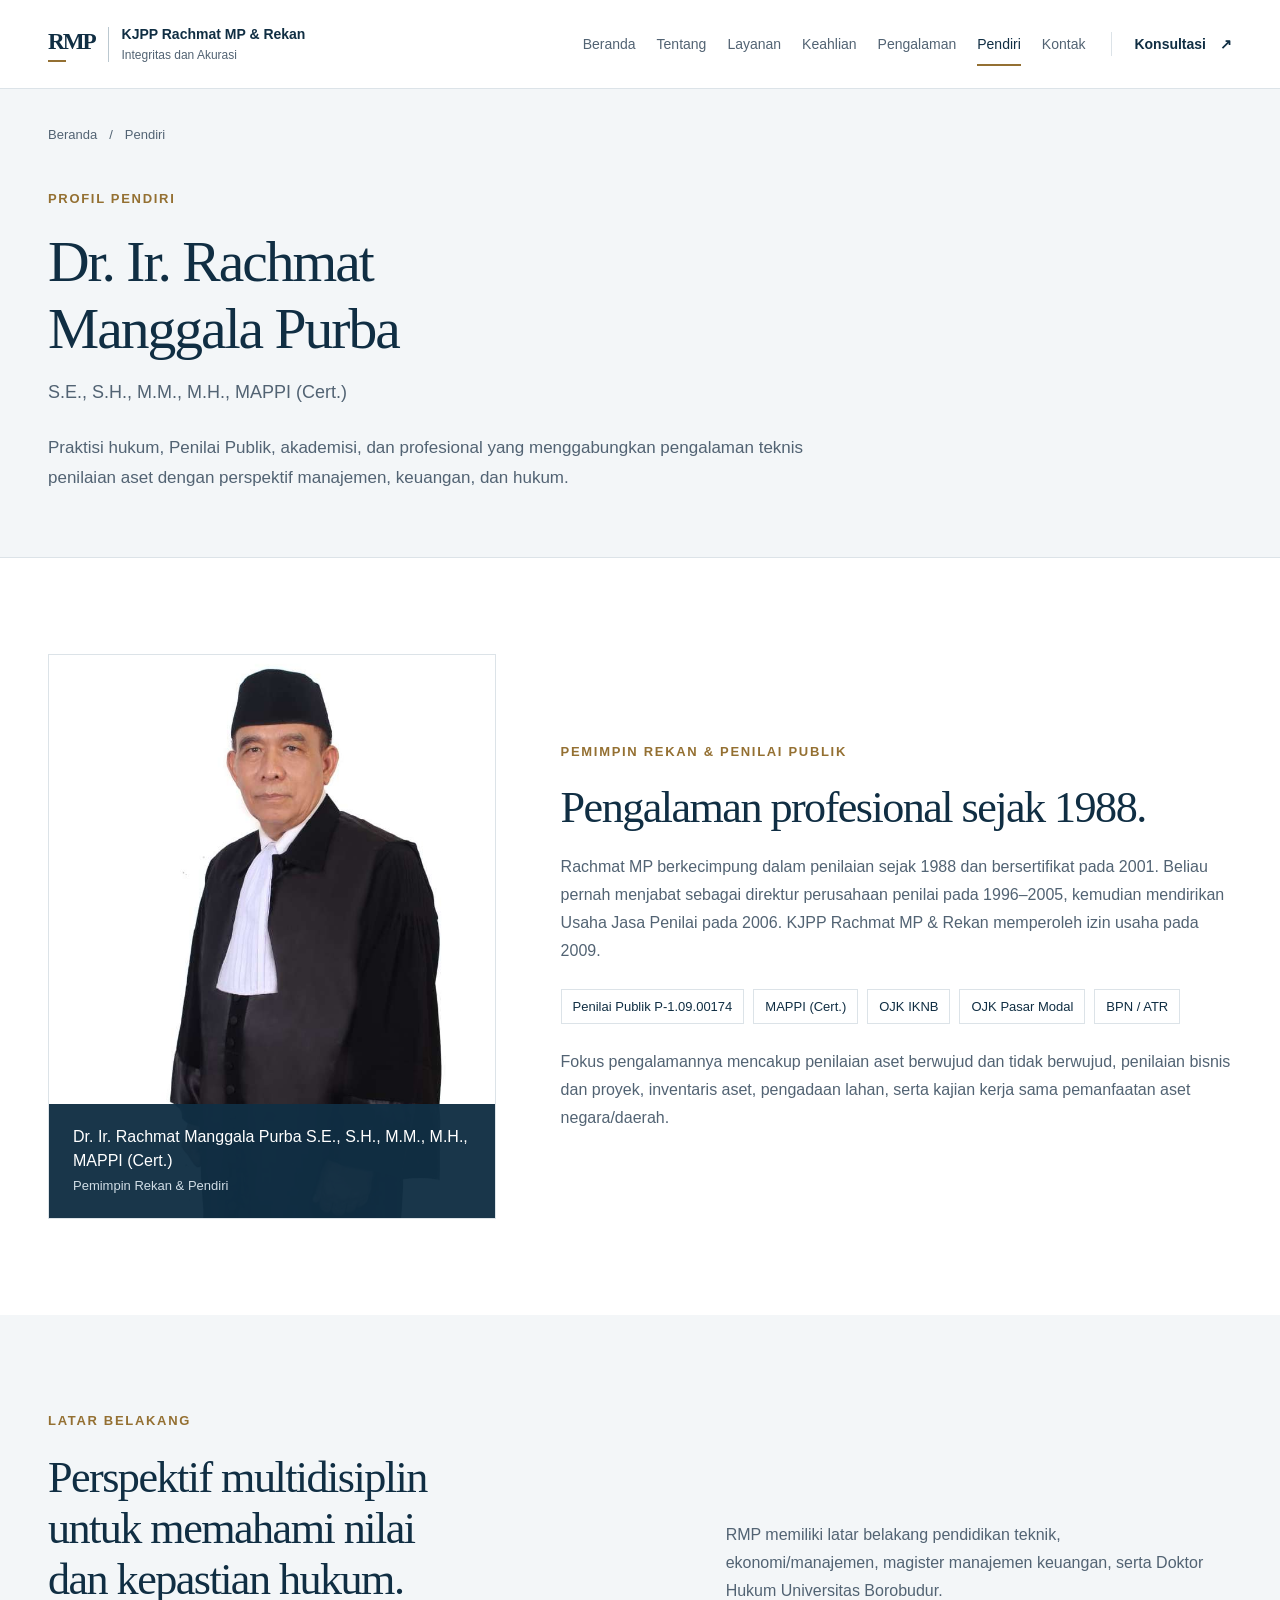
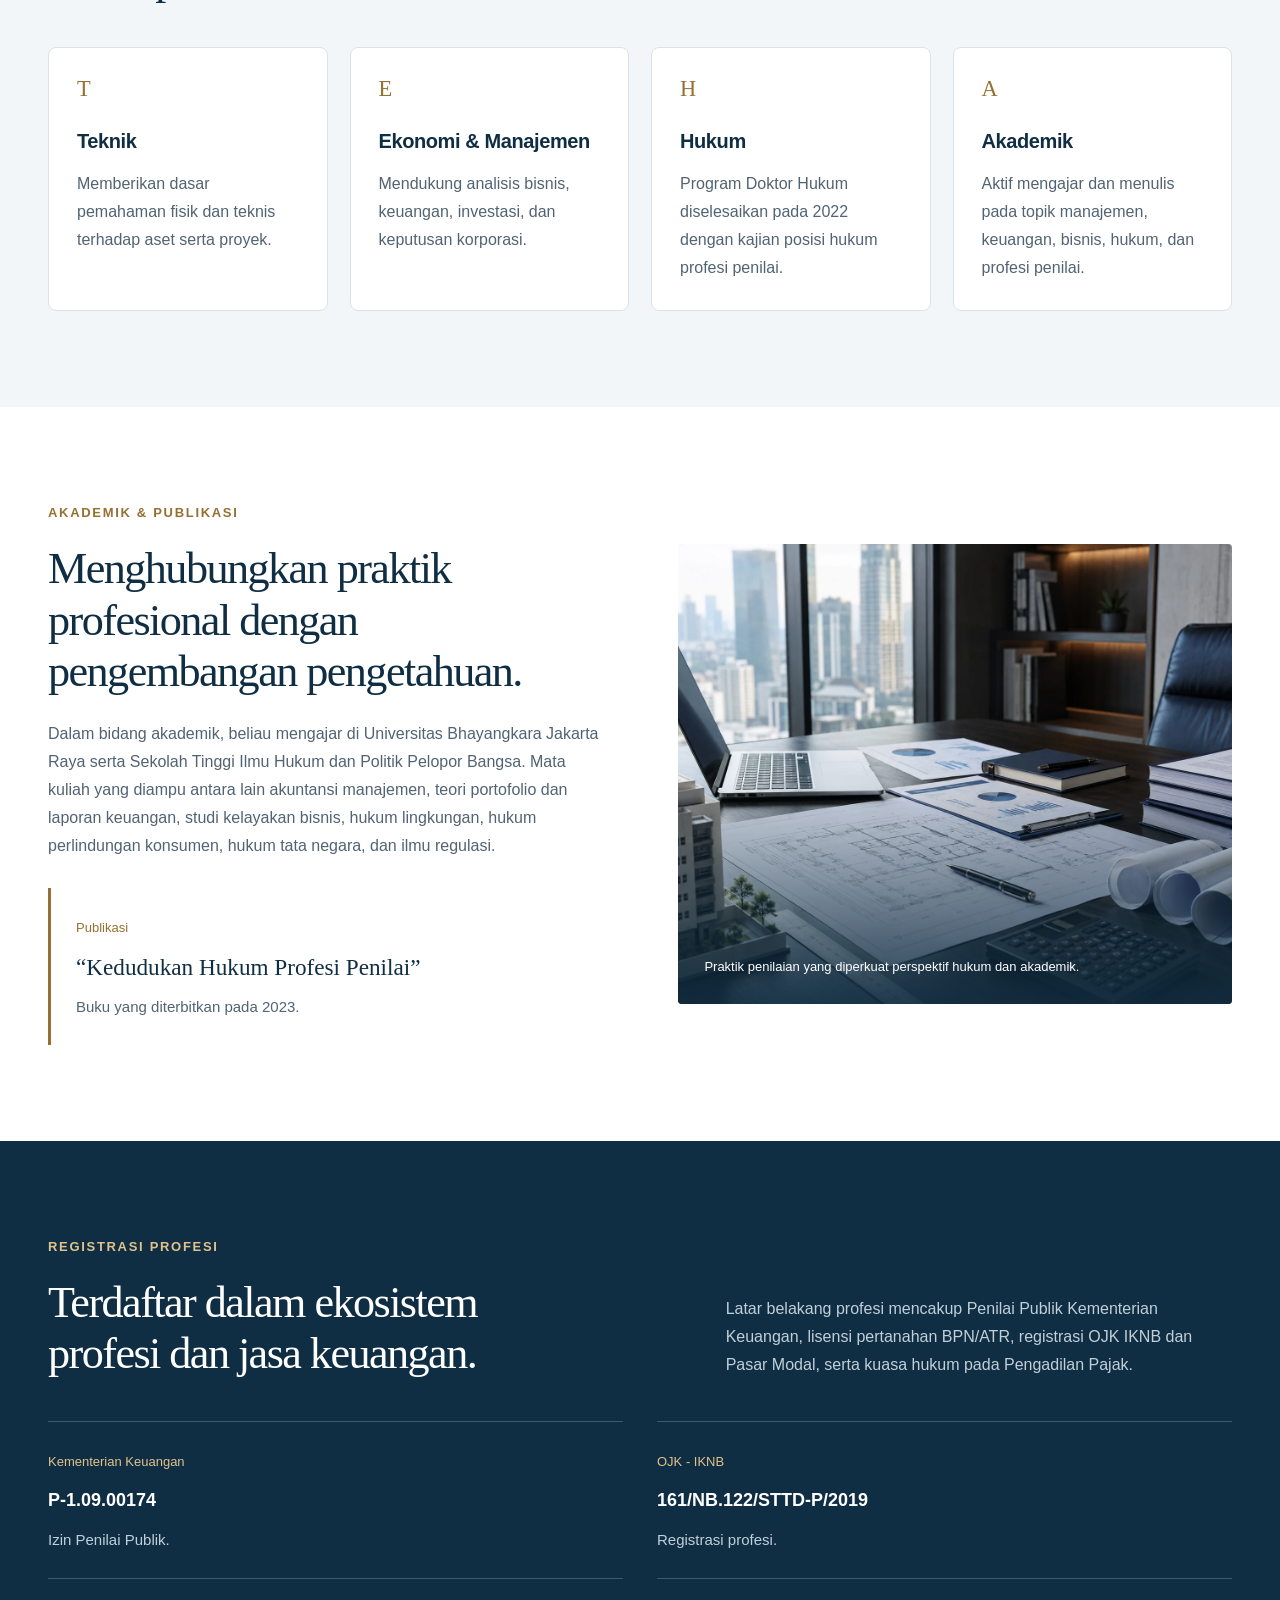
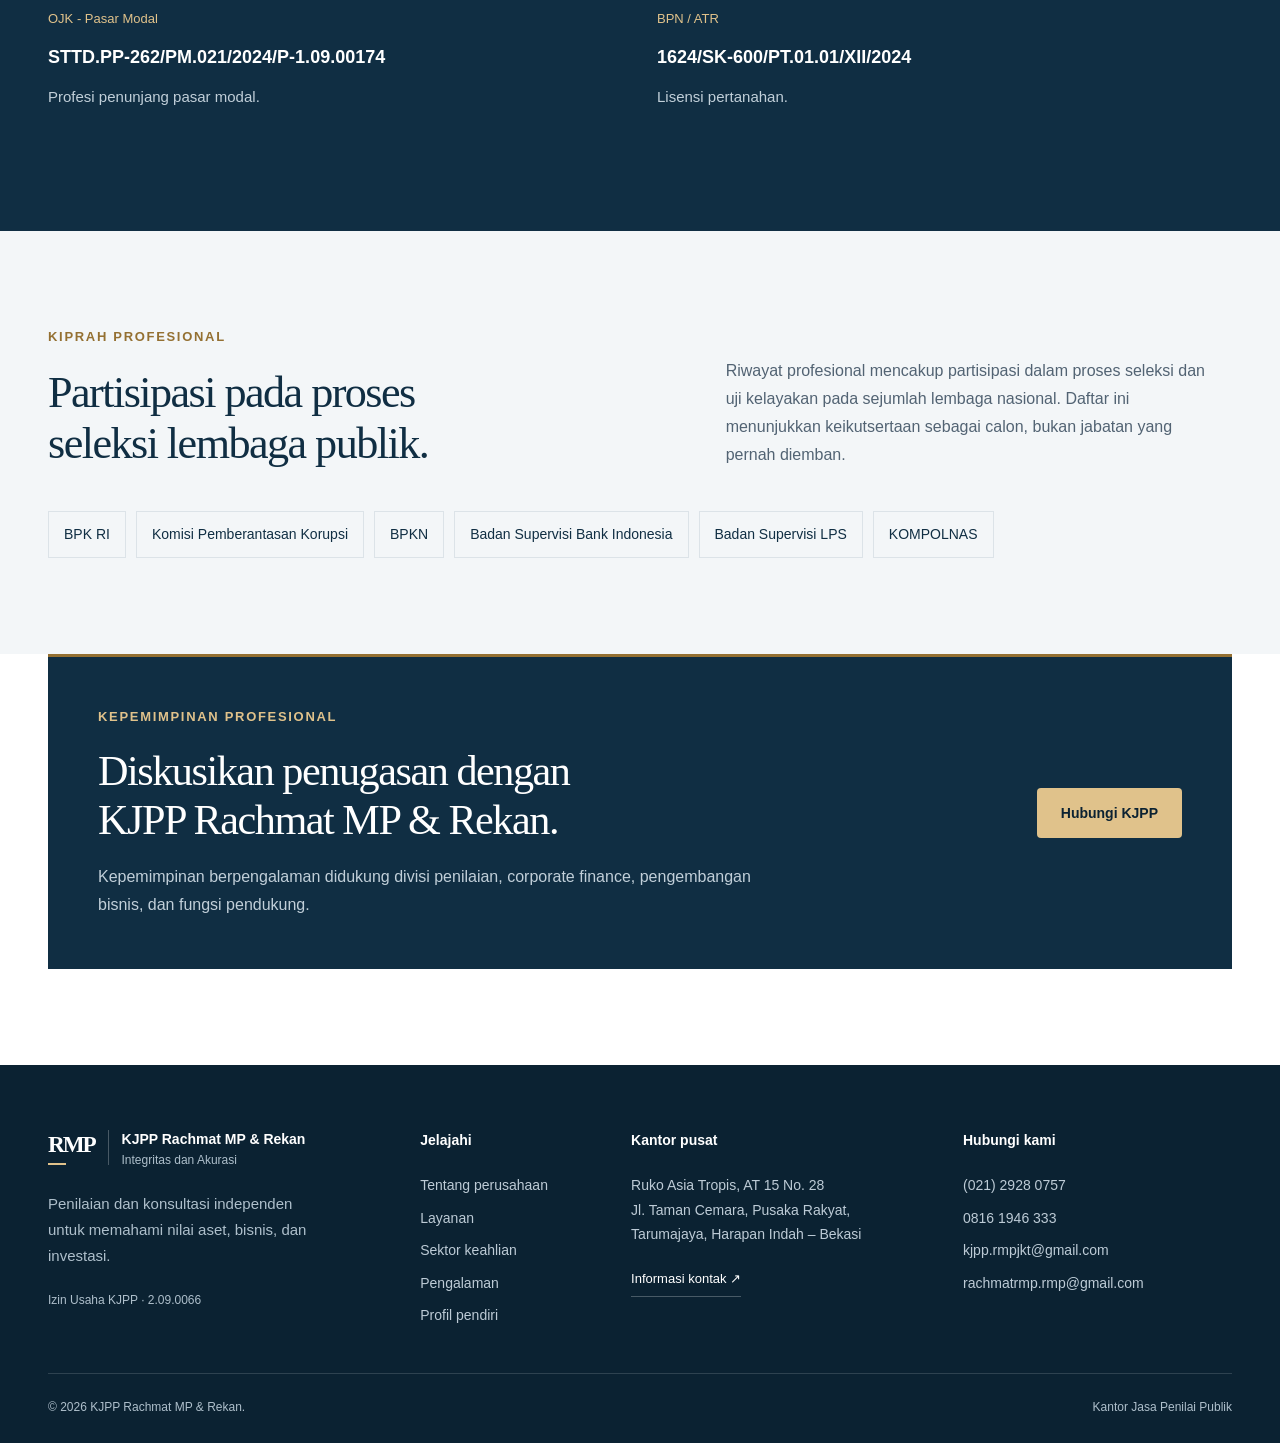
<file: pendiri.html>
<!doctype html>
<html lang="id">
<head>
<meta charset="utf-8"><meta name="viewport" content="width=device-width, initial-scale=1"><meta name="theme-color" content="#102e43"><title>Pendiri — KJPP Rachmat MP &amp; Rekan</title><meta name="description" content="Profil Dr. Ir. Rachmat Manggala Purba, Pemimpin Rekan KJPP Rachmat MP &amp; Rekan. Pengalaman penilaian sejak 1988."><link rel="stylesheet" href="styles.css"><script src="script.js" defer></script>
<link rel="icon" href="assets/logo.jpg" type="image/webp" />
</head>
<body data-page="pendiri">
<a class="skip-link" href="#main">Langsung ke konten</a>
<header class="site-header">
<div class="container navbar">
<a class="brand" href="index.html" aria-label="KJPP Rachmat MP dan Rekan, beranda"><span class="brand-mark" aria-hidden="true">RMP<span></span></span><span class="brand-text"><strong>KJPP Rachmat MP &amp; Rekan</strong><span>Integritas dan Akurasi</span></span></a>
<button class="menu-btn" type="button" aria-expanded="false" aria-controls="primary-navigation"><span class="menu-lines" aria-hidden="true"></span><span class="menu-label">Menu</span></button>
<nav class="nav-links" id="primary-navigation" aria-label="Navigasi utama">
<a href="index.html">Beranda</a><a href="tentang.html">Tentang</a><a href="layanan.html">Layanan</a><a href="keahlian.html">Keahlian</a><a href="pengalaman.html">Pengalaman</a><a href="pendiri.html" aria-current="page">Pendiri</a><a href="kontak.html">Kontak</a>
</nav>
<a class="header-contact" href="kontak.html">Konsultasi <span aria-hidden="true">↗</span></a>
</div>
</header>
<main id="main" tabindex="-1">
<section class="page-hero">
<div class="container wrap">
<div class="breadcrumb">
<a href="index.html">Beranda</a><span aria-hidden="true">/</span><b>Pendiri</b>
</div>
<span class="kicker">Profil Pendiri</span>
<h1>
Dr. Ir. Rachmat<br>Manggala Purba
</h1>
<div class="hero-degree">
S.E., S.H., M.M., M.H., MAPPI (Cert.)
</div>
<p>
Praktisi hukum, Penilai Publik, akademisi, dan profesional yang menggabungkan pengalaman teknis penilaian aset dengan perspektif manajemen, keuangan, dan hukum.
</p>
</div>
</section>
<section class="section">
<div class="container">
<div class="profile-panel reveal">
<div class="portrait">
<img src="assets/rachmat-mp.jpg" alt="Potret profesional Rachmat Manggala Purba" loading="lazy" width="731" height="966"><span class="portrait-caption">Dr. Ir. Rachmat Manggala Purba S.E., S.H., M.M., M.H., MAPPI (Cert.)<br><small>Pemimpin Rekan & Pendiri</small></span>
</div>
<div>
<span class="kicker">Pemimpin Rekan & Penilai Publik</span>
<h2>
Pengalaman profesional sejak 1988.
</h2>
<p>
Rachmat MP berkecimpung dalam penilaian sejak 1988 dan bersertifikat pada 2001. Beliau pernah menjabat sebagai direktur perusahaan penilai pada 1996–2005, kemudian mendirikan Usaha Jasa Penilai pada 2006. KJPP Rachmat MP &amp; Rekan memperoleh izin usaha pada 2009.
</p>
<div class="credentials">
<span class="credential">Penilai Publik P-1.09.00174</span><span class="credential">MAPPI (Cert.)</span><span class="credential">OJK IKNB</span><span class="credential">OJK Pasar Modal</span><span class="credential">BPN / ATR</span>
</div>
<p>
Fokus pengalamannya mencakup penilaian aset berwujud dan tidak berwujud, penilaian bisnis dan proyek, inventaris aset, pengadaan lahan, serta kajian kerja sama pemanfaatan aset negara/daerah.
</p>
</div>
</div>
</div>
</section>
<section class="section paper">
<div class="container">
<div class="section-head reveal">
<div>
<span class="kicker">Latar Belakang</span>
<h2>
Perspektif multidisiplin untuk memahami nilai dan kepastian hukum.
</h2>
</div>
<p class="lead">
RMP memiliki latar belakang pendidikan teknik, ekonomi/manajemen, magister manajemen keuangan, serta Doktor Hukum Universitas Borobudur.
</p>
</div>
<div class="grid-4">
<article class="card reveal">
<div class="icon">
T
</div>
<h3>
Teknik
</h3>
<p>
Memberikan dasar pemahaman fisik dan teknis terhadap aset serta proyek.
</p>
</article>
<article class="card reveal">
<div class="icon">
E
</div>
<h3>
Ekonomi & Manajemen
</h3>
<p>
Mendukung analisis bisnis, keuangan, investasi, dan keputusan korporasi.
</p>
</article>
<article class="card reveal">
<div class="icon">
H
</div>
<h3>
Hukum
</h3>
<p>
Program Doktor Hukum diselesaikan pada 2022 dengan kajian posisi hukum profesi penilai.
</p>
</article>
<article class="card reveal">
<div class="icon">
A
</div>
<h3>
Akademik
</h3>
<p>
Aktif mengajar dan menulis pada topik manajemen, keuangan, bisnis, hukum, dan profesi penilai.
</p>
</article>
</div>
</div>
</section>
<section class="section">
<div class="container split">
<div class="content reveal">
<span class="kicker">Akademik & Publikasi</span>
<h2>
Menghubungkan praktik profesional dengan pengembangan pengetahuan.
</h2>
<p>
Dalam bidang akademik, beliau mengajar di Universitas Bhayangkara Jakarta Raya serta Sekolah Tinggi Ilmu Hukum dan Politik Pelopor Bangsa. Mata kuliah yang diampu antara lain akuntansi manajemen, teori portofolio dan laporan keuangan, studi kelayakan bisnis, hukum lingkungan, hukum perlindungan konsumen, hukum tata negara, dan ilmu regulasi.
</p>
<div class="highlight-box">
<span>Publikasi</span><strong>“Kedudukan Hukum Profesi Penilai”</strong>
<p>
Buku yang diterbitkan pada 2023.
</p>
</div>
</div>
<figure class="media photo-media reveal">
<img src="assets/analisis-penilaian.webp" alt="Analisis profesional dan kegiatan akademik" loading="lazy" width="1448" height="1086">
<figcaption>
Praktik penilaian yang diperkuat perspektif hukum dan akademik.
</figcaption>
</figure>
</div>
</section>
<section class="section navy">
<div class="container">
<div class="section-head reveal">
<div>
<span class="kicker">Registrasi Profesi</span>
<h2>
Terdaftar dalam ekosistem profesi dan jasa keuangan.
</h2>
</div>
<p class="lead">
Latar belakang profesi mencakup Penilai Publik Kementerian Keuangan, lisensi pertanahan BPN/ATR, registrasi OJK IKNB dan Pasar Modal, serta kuasa hukum pada Pengadilan Pajak.
</p>
</div>
<div class="license-grid compact">
<article class="license reveal">
<span>Kementerian Keuangan</span><strong>P-1.09.00174</strong>
<p>
Izin Penilai Publik.
</p>
</article>
<article class="license reveal">
<span>OJK - IKNB</span><strong>161/NB.122/STTD-P/2019</strong>
<p>
Registrasi profesi.
</p>
</article>
<article class="license reveal">
<span>OJK - Pasar Modal</span><strong>STTD.PP-262/PM.021/2024/P-1.09.00174</strong>
<p>
Profesi penunjang pasar modal.
</p>
</article>
<article class="license reveal">
<span>BPN / ATR</span><strong>1624/SK-600/PT.01.01/XII/2024</strong>
<p>
Lisensi pertanahan.
</p>
</article>
</div>
</div>
</section>
<section class="section paper">
<div class="container">
<div class="section-head reveal">
<div>
<span class="kicker">Kiprah Profesional</span>
<h2>
Partisipasi pada proses seleksi lembaga publik.
</h2>
</div>
<p class="lead">
Riwayat profesional mencakup partisipasi dalam proses seleksi dan uji kelayakan pada sejumlah lembaga nasional. Daftar ini menunjukkan keikutsertaan sebagai calon, bukan jabatan yang pernah diemban.
</p>
</div>
<div class="sector-chips reveal">
<span>BPK RI</span><span>Komisi Pemberantasan Korupsi</span><span>BPKN</span><span>Badan Supervisi Bank Indonesia</span><span>Badan Supervisi LPS</span><span>KOMPOLNAS</span>
</div>
</div>
</section>
<section class="cta">
<div class="container">
<div class="cta-box reveal">
<div>
<span class="kicker">Kepemimpinan Profesional</span>
<h2>
Diskusikan penugasan dengan KJPP Rachmat MP & Rekan.
</h2>
<p>
Kepemimpinan berpengalaman didukung divisi penilaian, corporate finance, pengembangan bisnis, dan fungsi pendukung.
</p>
</div>
<div class="cta-actions">
<a class="btn gold" href="kontak.html">Hubungi KJPP</a>
</div>
</div>
</div>
</section>
</main>
<footer class="footer">
<div class="container">
<div class="footer-grid">
<div class="footer-about">
<a class="brand" href="index.html" aria-label="KJPP Rachmat MP dan Rekan, beranda"><span class="brand-mark" aria-hidden="true">RMP<span></span></span><span class="brand-text"><strong>KJPP Rachmat MP &amp; Rekan</strong><span>Integritas dan Akurasi</span></span></a>
<p>
Penilaian dan konsultasi independen untuk memahami nilai aset, bisnis, dan investasi.
</p>
<span class="footer-license">Izin Usaha KJPP · 2.09.0066</span>
</div>
<div>
<h2>
Jelajahi
</h2>
<div class="footer-links">
<a href="tentang.html">Tentang perusahaan</a><a href="layanan.html">Layanan</a><a href="keahlian.html">Sektor keahlian</a><a href="pengalaman.html">Pengalaman</a><a href="pendiri.html">Profil pendiri</a>
</div>
</div>
<div>
<h2>
Kantor pusat
</h2>
<address>
Ruko Asia Tropis, AT 15 No. 28<br>Jl. Taman Cemara, Pusaka Rakyat,<br>Tarumajaya, Harapan Indah – Bekasi
</address>
<a class="footer-address-link" href="kontak.html">Informasi kontak <span aria-hidden="true">↗</span></a>
</div>
<div>
<h2>
Hubungi kami
</h2>
<div class="footer-links">
<a href="tel:+622129280757">(021) 2928 0757</a><a href="tel:+628161946333">0816 1946 333</a><a href="mailto:kjpp.rmpjkt@gmail.com">kjpp.rmpjkt@gmail.com</a><a href="mailto:rachmatrmp.rmp@gmail.com">rachmatrmp.rmp@gmail.com</a>
</div>
</div>
</div>
<div class="footer-bottom">
<span>© <span data-year>2026</span> KJPP Rachmat MP &amp; Rekan.</span><span>Kantor Jasa Penilai Publik</span>
</div>
</div>
</footer>
</body>
</html>
</file>
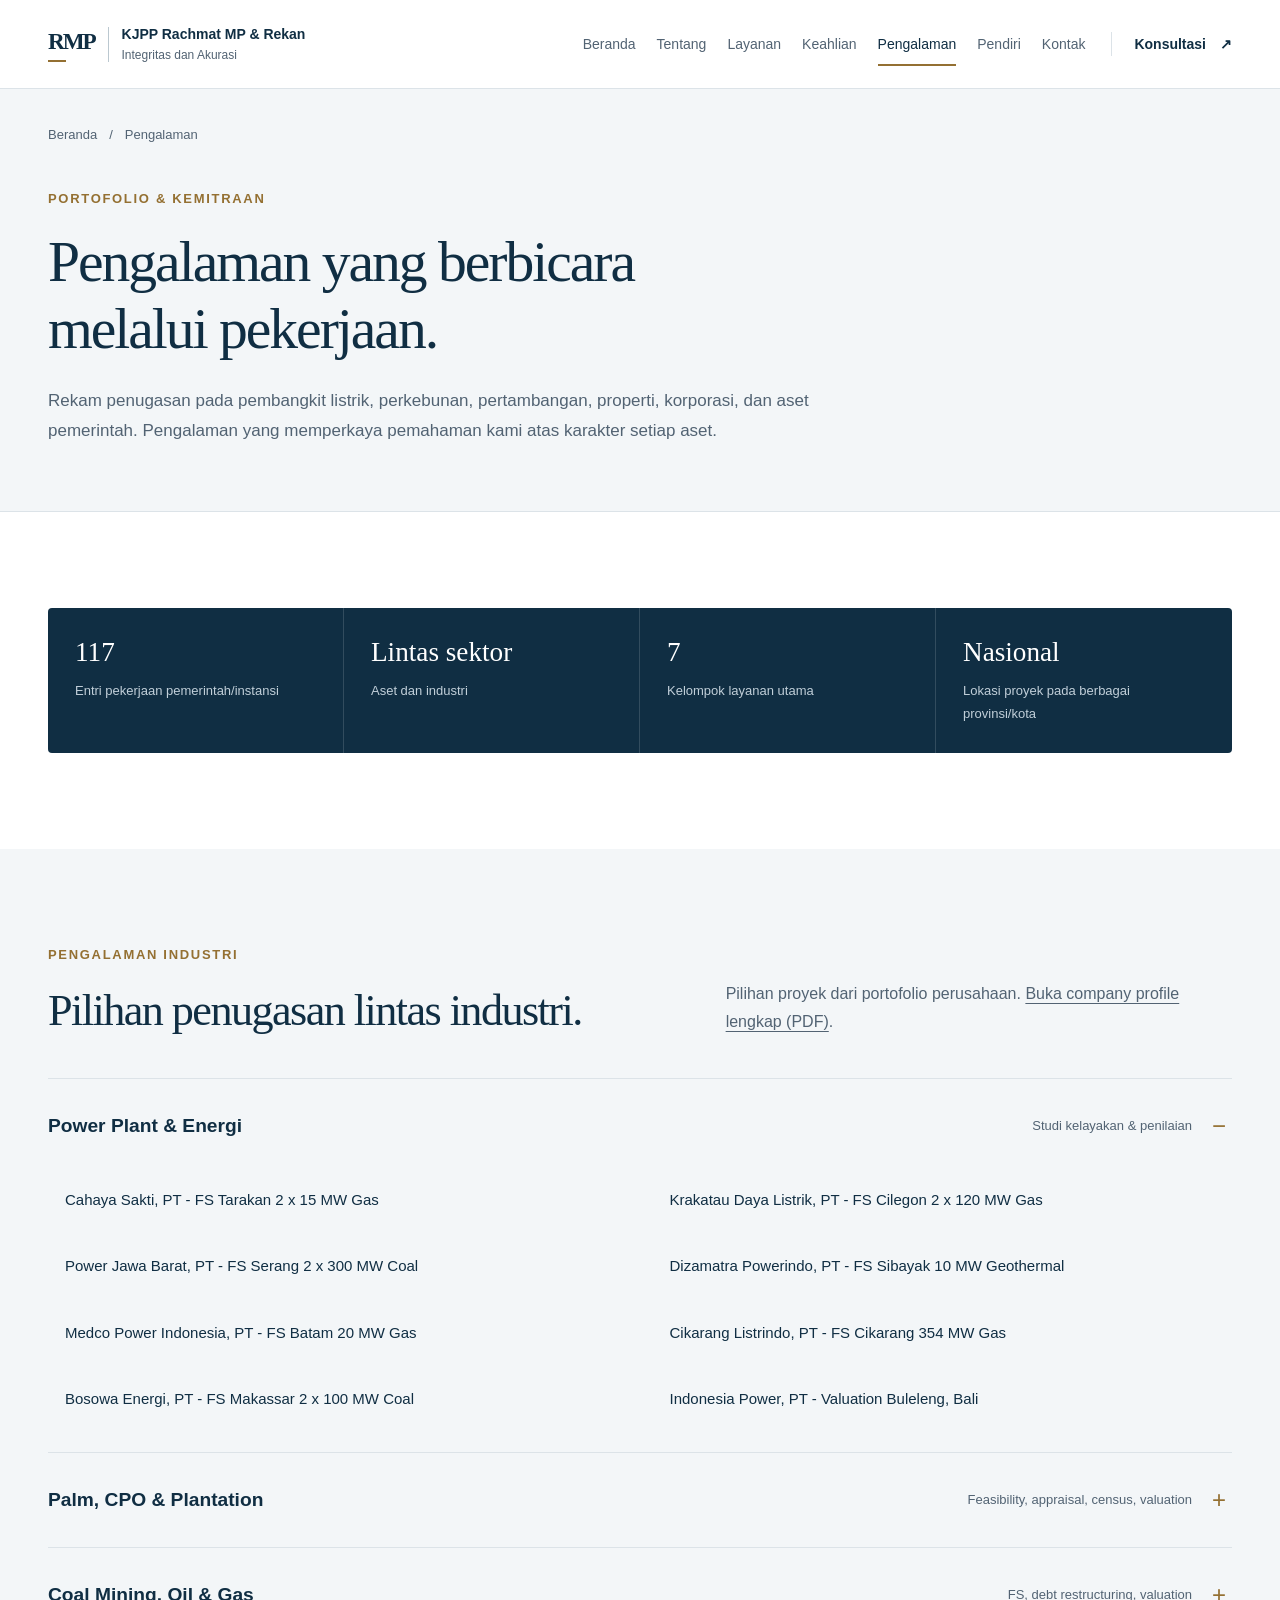
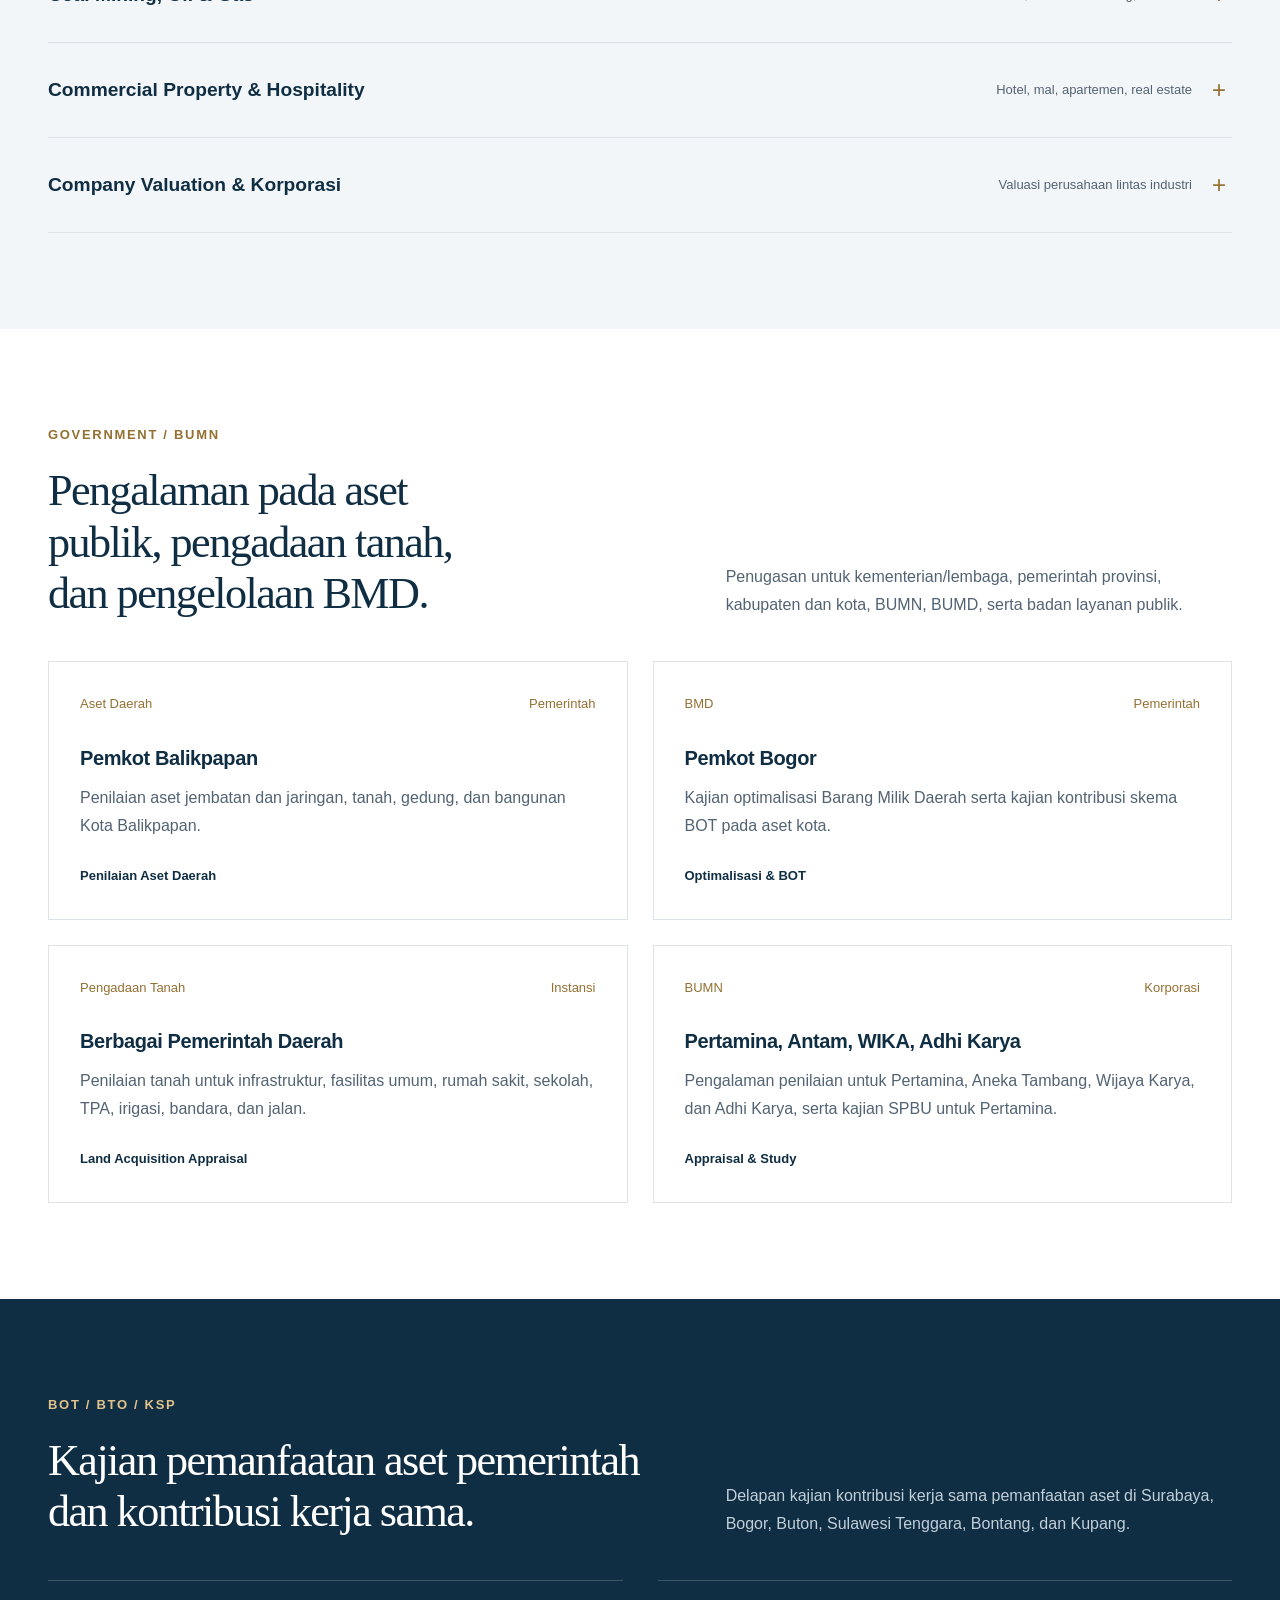
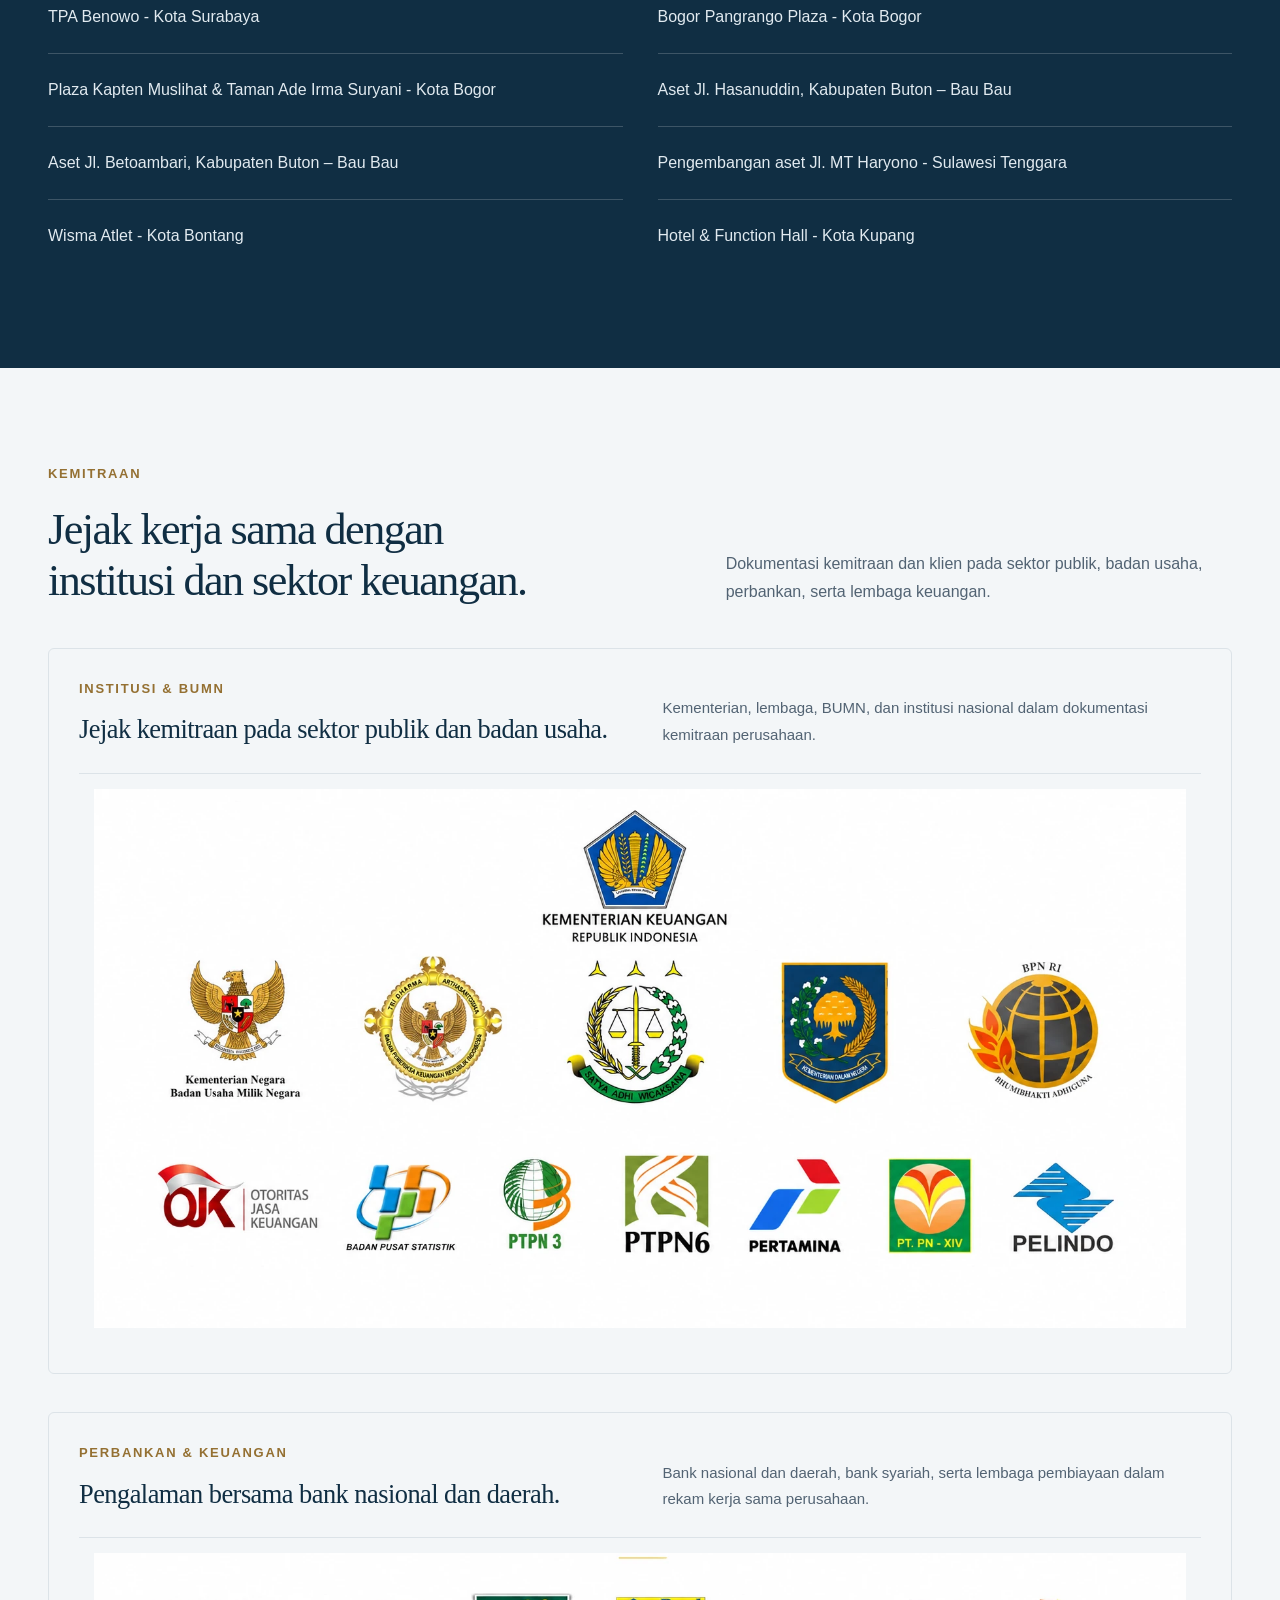
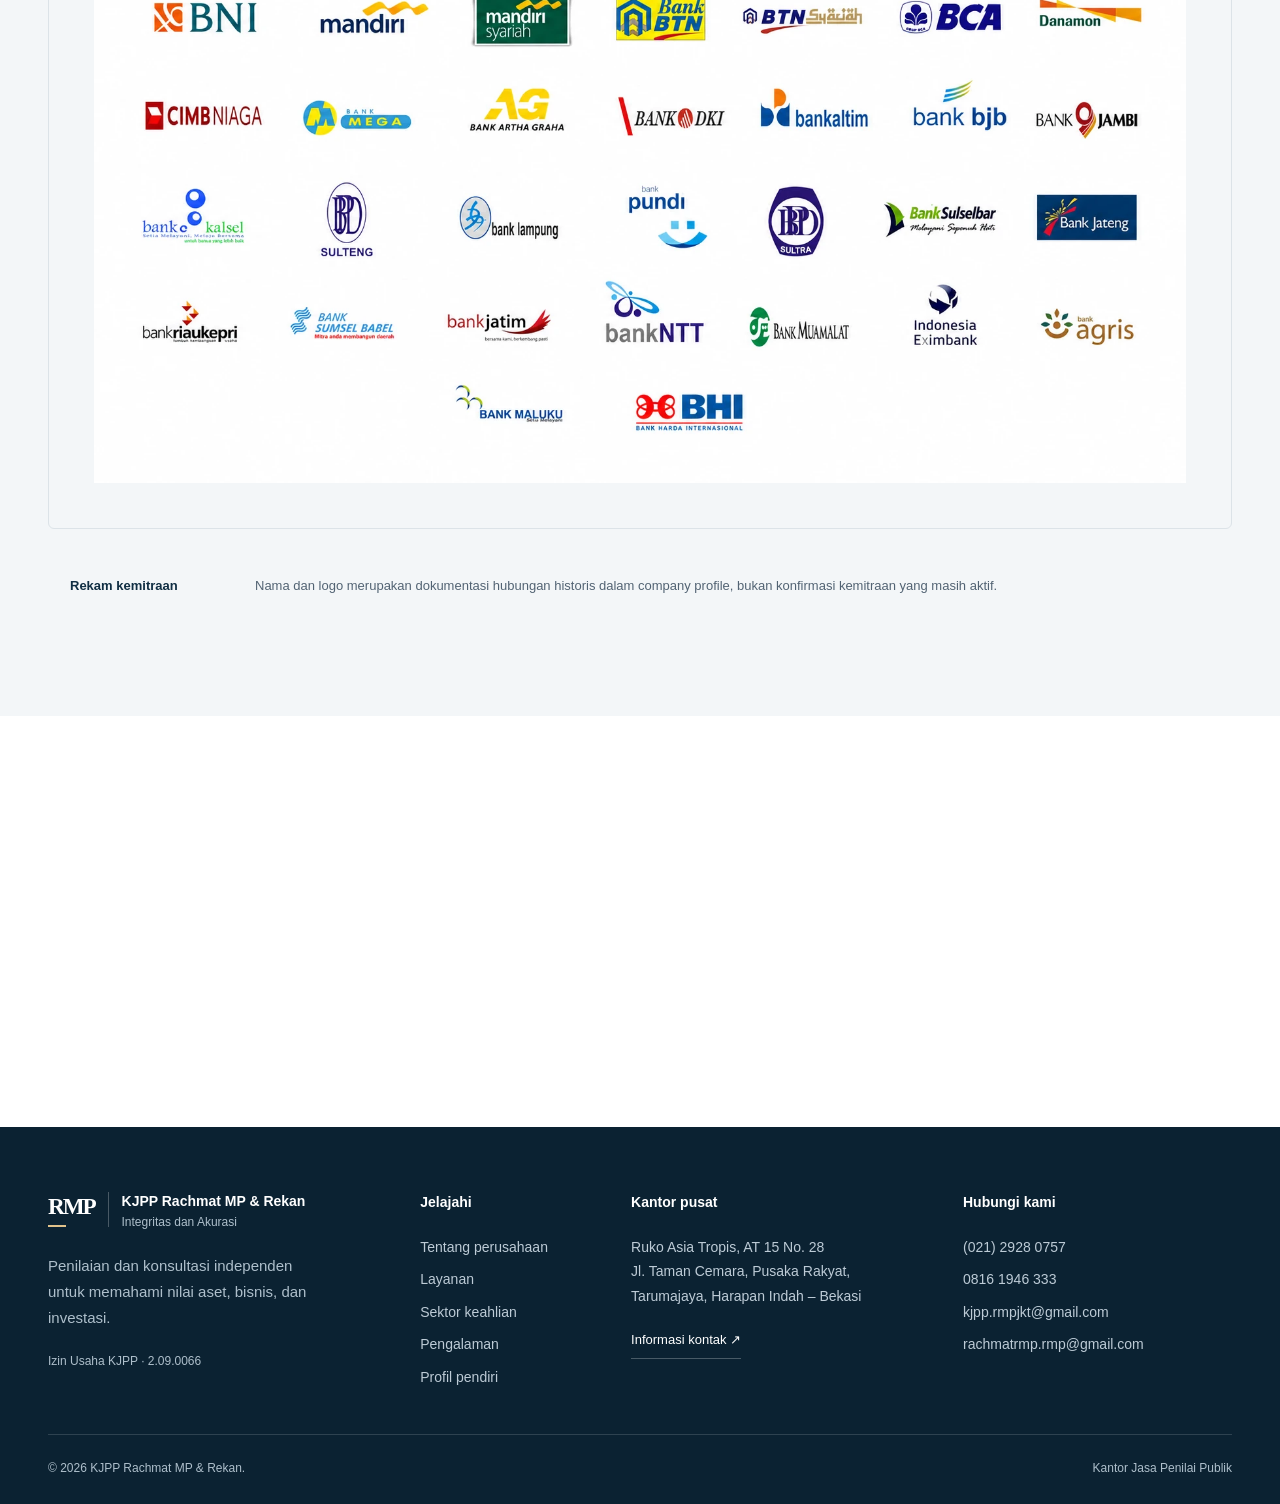
<file: pengalaman.html>
<!doctype html>
<html lang="id">
<head>
<meta charset="utf-8"><meta name="viewport" content="width=device-width, initial-scale=1"><meta name="theme-color" content="#102e43"><title>Pengalaman — KJPP Rachmat MP &amp; Rekan</title><meta name="description" content="Rekam penugasan KJPP Rachmat MP &amp; Rekan pada industri, perusahaan, BUMN, perbankan, dan pemerintah."><link rel="stylesheet" href="styles.css"><script src="script.js" defer></script>
<link rel="icon" href="assets/logo.jpg" type="image/webp" />
</head>
<body data-page="pengalaman">
<a class="skip-link" href="#main">Langsung ke konten</a>
<header class="site-header">
<div class="container navbar">
<a class="brand" href="index.html" aria-label="KJPP Rachmat MP dan Rekan, beranda"><span class="brand-mark" aria-hidden="true">RMP<span></span></span><span class="brand-text"><strong>KJPP Rachmat MP &amp; Rekan</strong><span>Integritas dan Akurasi</span></span></a>
<button class="menu-btn" type="button" aria-expanded="false" aria-controls="primary-navigation"><span class="menu-lines" aria-hidden="true"></span><span class="menu-label">Menu</span></button>
<nav class="nav-links" id="primary-navigation" aria-label="Navigasi utama">
<a href="index.html">Beranda</a><a href="tentang.html">Tentang</a><a href="layanan.html">Layanan</a><a href="keahlian.html">Keahlian</a><a href="pengalaman.html" aria-current="page">Pengalaman</a><a href="pendiri.html">Pendiri</a><a href="kontak.html">Kontak</a>
</nav>
<a class="header-contact" href="kontak.html">Konsultasi <span aria-hidden="true">↗</span></a>
</div>
</header>
<main id="main" tabindex="-1">
<section class="page-hero">
<div class="container wrap">
<div class="breadcrumb">
<a href="index.html">Beranda</a><span aria-hidden="true">/</span><b>Pengalaman</b>
</div>
<span class="kicker">Portofolio & Kemitraan</span>
<h1>
Pengalaman yang berbicara melalui pekerjaan.
</h1>
<p>
Rekam penugasan pada pembangkit listrik, perkebunan, pertambangan, properti, korporasi, dan aset pemerintah. Pengalaman yang memperkaya pemahaman kami atas karakter setiap aset.
</p>
</div>
</section>
<section class="section">
<div class="container">
<div class="stats light-stats reveal">
<div class="stat">
<strong>117</strong><span>Entri pekerjaan pemerintah/instansi</span>
</div>
<div class="stat">
<strong>Lintas sektor</strong><span>Aset dan industri</span>
</div>
<div class="stat">
<strong>7</strong><span>Kelompok layanan utama</span>
</div>
<div class="stat">
<strong>Nasional</strong><span>Lokasi proyek pada berbagai provinsi/kota</span>
</div>
</div>
</div>
</section>
<section class="section paper">
<div class="container">
<div class="section-head reveal">
<div>
<span class="kicker">Pengalaman Industri</span>
<h2>
Pilihan penugasan lintas industri.
</h2>
</div>
<p class="lead">
Pilihan proyek dari portofolio perusahaan. <a class="inline-link" href="docs/company-profile-kjpp-rmp.pdf" target="_blank" rel="noopener">Buka company profile lengkap (PDF)</a>.
</p>
</div>
<div class="portfolio-groups">
<details class="portfolio-group reveal" open>
<summary>
<span>Power Plant & Energi</span><b>Studi kelayakan &amp; penilaian</b>
</summary>
<div class="portfolio-list">
<span>Cahaya Sakti, PT - FS Tarakan 2 x 15 MW Gas</span><span>Krakatau Daya Listrik, PT - FS Cilegon 2 x 120 MW Gas</span><span>Power Jawa Barat, PT - FS Serang 2 x 300 MW Coal</span><span>Dizamatra Powerindo, PT - FS Sibayak 10 MW Geothermal</span><span>Medco Power Indonesia, PT - FS Batam 20 MW Gas</span><span>Cikarang Listrindo, PT - FS Cikarang 354 MW Gas</span><span>Bosowa Energi, PT - FS Makassar 2 x 100 MW Coal</span><span>Indonesia Power, PT - Valuation Buleleng, Bali</span>
</div>
</details>
<details class="portfolio-group reveal">
<summary>
<span>Palm, CPO & Plantation</span><b>Feasibility, appraisal, census, valuation</b>
</summary>
<div class="portfolio-list">
<span>Agro Muko, PT</span><span>Astra Agro Lestari, PT</span><span>London Sumatra Indonesia, Tbk</span><span>Triputra Agro Persada, PT</span><span>Tunas Baru Lampung, Tbk</span><span>Bakrie Sumatera Plantation, PT</span><span>Perkebunan Nusantara XIV</span><span>Swakarsa Sinar Sentosa, PT</span><span>Surya Bumi Agro Langgeng, PT</span><span>Peputra Masterindo, PT</span>
</div>
</details>
<details class="portfolio-group reveal">
<summary>
<span>Coal Mining, Oil & Gas</span><b>FS, debt restructuring, valuation</b>
</summary>
<div class="portfolio-list">
<span>Multi Harapan Utama, PT</span><span>Indika Inti Energi, PT</span><span>Hasnur Coal Terminal, PT</span><span>Bumi Rantau Energi, PT</span><span>Kalila Energi Hijau / Lapindo Brantas, PT</span><span>Sumatera Persada Energi, PT</span><span>Samator Group</span><span>Titis Sampurna, PT</span>
</div>
</details>
<details class="portfolio-group reveal">
<summary>
<span>Commercial Property & Hospitality</span><b>Hotel, mal, apartemen, real estate</b>
</summary>
<div class="portfolio-list">
<span>Bakrie Swasakti Utama, PT</span><span>Ciputra Sentra, PT</span><span>Metropolitan Land, PT</span><span>Duta Anggada Realty, PT</span><span>Patra Jasa Bali, PT</span><span>Bakrieland Development, PT</span><span>Lippo Karawaci, PT</span><span>Hotel Sahid Jaya Internasional, PT</span>
</div>
</details>
<details class="portfolio-group reveal">
<summary>
<span>Company Valuation & Korporasi</span><b>Valuasi perusahaan lintas industri</b>
</summary>
<div class="portfolio-list">
<span>Sri Rejeki Isman, PT</span><span>Rajawali Citra Televisi Indonesia, PT</span><span>Metropolitan Land, PT</span><span>Puninar Sarana, PT</span><span>Sanatel, PT</span><span>Dharma Satya Nusantara, PT</span><span>Infinity Finance, PT</span><span>Usaha Gedung Bank Negara Indonesia</span>
</div>
</details>
</div>
</div>
</section>
<section class="section">
<div class="container">
<div class="section-head reveal">
<div>
<span class="kicker">Government / BUMN</span>
<h2>
Pengalaman pada aset publik, pengadaan tanah, dan pengelolaan BMD.
</h2>
</div>
<p class="lead">
Penugasan untuk kementerian/lembaga, pemerintah provinsi, kabupaten dan kota, BUMN, BUMD, serta badan layanan publik.
</p>
</div>
<div class="experience-grid">
<article class="experience-card reveal">
<div class="experience-meta">
<span>Aset Daerah</span><span>Pemerintah</span>
</div>
<h3>
Pemkot Balikpapan
</h3>
<p>
Penilaian aset jembatan dan jaringan, tanah, gedung, dan bangunan Kota Balikpapan.
</p>
<span class="experience-type">Penilaian Aset Daerah</span>
</article>
<article class="experience-card reveal">
<div class="experience-meta">
<span>BMD</span><span>Pemerintah</span>
</div>
<h3>
Pemkot Bogor
</h3>
<p>
Kajian optimalisasi Barang Milik Daerah serta kajian kontribusi skema BOT pada aset kota.
</p>
<span class="experience-type">Optimalisasi & BOT</span>
</article>
<article class="experience-card reveal">
<div class="experience-meta">
<span>Pengadaan Tanah</span><span>Instansi</span>
</div>
<h3>
Berbagai Pemerintah Daerah
</h3>
<p>
Penilaian tanah untuk infrastruktur, fasilitas umum, rumah sakit, sekolah, TPA, irigasi, bandara, dan jalan.
</p>
<span class="experience-type">Land Acquisition Appraisal</span>
</article>
<article class="experience-card reveal">
<div class="experience-meta">
<span>BUMN</span><span>Korporasi</span>
</div>
<h3>
Pertamina, Antam, WIKA, Adhi Karya
</h3>
<p>
Pengalaman penilaian untuk Pertamina, Aneka Tambang, Wijaya Karya, dan Adhi Karya, serta kajian SPBU untuk Pertamina.
</p>
<span class="experience-type">Appraisal & Study</span>
</article>
</div>
</div>
</section>
<section class="section navy">
<div class="container">
<div class="section-head reveal">
<div>
<span class="kicker">BOT / BTO / KSP</span>
<h2>
Kajian pemanfaatan aset pemerintah dan kontribusi kerja sama.
</h2>
</div>
<p class="lead">
Delapan kajian kontribusi kerja sama pemanfaatan aset di Surabaya, Bogor, Buton, Sulawesi Tenggara, Bontang, dan Kupang.
</p>
</div>
<div class="dark-list reveal">
<span>TPA Benowo - Kota Surabaya</span><span>Bogor Pangrango Plaza - Kota Bogor</span><span>Plaza Kapten Muslihat & Taman Ade Irma Suryani - Kota Bogor</span><span>Aset Jl. Hasanuddin, Kabupaten Buton – Bau Bau</span><span>Aset Jl. Betoambari, Kabupaten Buton – Bau Bau</span><span>Pengembangan aset Jl. MT Haryono - Sulawesi Tenggara</span><span>Wisma Atlet - Kota Bontang</span><span>Hotel & Function Hall - Kota Kupang</span>
</div>
</div>
</section>
<section class="section paper partner-showcase-section" id="kemitraan">
<div class="container">
<div class="section-head reveal">
<div>
<span class="kicker">Kemitraan</span>
<h2>
Jejak kerja sama dengan institusi dan sektor keuangan.
</h2>
</div>
<p class="lead">
Dokumentasi kemitraan dan klien pada sektor publik, badan usaha, perbankan, serta lembaga keuangan.
</p>
</div>
<div class="partner-logo-stack">
<article class="partner-logo-panel reveal">
<div class="partner-logo-heading">
<div>
<span class="eyebrow">Institusi & BUMN</span>
<h3>
Jejak kemitraan pada sektor publik dan badan usaha.
</h3>
</div>
<p>
Kementerian, lembaga, BUMN, dan institusi nasional dalam dokumentasi kemitraan perusahaan.
</p>
</div>
<div class="logo-wall-frame">
<picture><source srcset="assets/mitra-institusi-bumn-wall.webp" type="image/webp"><img src="assets/mitra-institusi-bumn-wall.jpg" alt="Logo mitra institusi dan BUMN KJPP Rachmat MP & Rekan" loading="lazy"></picture>
</div>
</article>
<article class="partner-logo-panel reveal">
<div class="partner-logo-heading">
<div>
<span class="eyebrow">Perbankan & Keuangan</span>
<h3>
Pengalaman bersama bank nasional dan daerah.
</h3>
</div>
<p>
Bank nasional dan daerah, bank syariah, serta lembaga pembiayaan dalam rekam kerja sama perusahaan.
</p>
</div>
<div class="logo-wall-frame">
<picture><source srcset="assets/mitra-perbankan-keuangan-wall.webp" type="image/webp"><img src="assets/mitra-perbankan-keuangan-wall.jpg" alt="Logo mitra perbankan dan keuangan KJPP Rachmat MP & Rekan" loading="lazy"></picture>
</div>
</article>
</div>
<div class="partner-disclaimer reveal">
<strong>Rekam kemitraan</strong>
<p>
Nama dan logo merupakan dokumentasi hubungan historis dalam company profile, bukan konfirmasi kemitraan yang masih aktif.
</p>
</div>
</div>
</section>
<section class="cta">
<div class="container">
<div class="cta-box reveal">
<div>
<span class="kicker">Pengalaman Relevan</span>
<h2>
Punya aset atau proyek dengan karakter khusus?
</h2>
<p>
Diskusikan konteks industri, lokasi, dan tujuan penilaian agar kami dapat mengarahkan tim dan metodologi yang relevan.
</p>
</div>
<div class="cta-actions">
<a class="btn gold" href="kontak.html">Hubungi Kami</a>
</div>
</div>
</div>
</section>
</main>
<footer class="footer">
<div class="container">
<div class="footer-grid">
<div class="footer-about">
<a class="brand" href="index.html" aria-label="KJPP Rachmat MP dan Rekan, beranda"><span class="brand-mark" aria-hidden="true">RMP<span></span></span><span class="brand-text"><strong>KJPP Rachmat MP &amp; Rekan</strong><span>Integritas dan Akurasi</span></span></a>
<p>
Penilaian dan konsultasi independen untuk memahami nilai aset, bisnis, dan investasi.
</p>
<span class="footer-license">Izin Usaha KJPP · 2.09.0066</span>
</div>
<div>
<h2>
Jelajahi
</h2>
<div class="footer-links">
<a href="tentang.html">Tentang perusahaan</a><a href="layanan.html">Layanan</a><a href="keahlian.html">Sektor keahlian</a><a href="pengalaman.html">Pengalaman</a><a href="pendiri.html">Profil pendiri</a>
</div>
</div>
<div>
<h2>
Kantor pusat
</h2>
<address>
Ruko Asia Tropis, AT 15 No. 28<br>Jl. Taman Cemara, Pusaka Rakyat,<br>Tarumajaya, Harapan Indah – Bekasi
</address>
<a class="footer-address-link" href="kontak.html">Informasi kontak <span aria-hidden="true">↗</span></a>
</div>
<div>
<h2>
Hubungi kami
</h2>
<div class="footer-links">
<a href="tel:+622129280757">(021) 2928 0757</a><a href="tel:+628161946333">0816 1946 333</a><a href="mailto:kjpp.rmpjkt@gmail.com">kjpp.rmpjkt@gmail.com</a><a href="mailto:rachmatrmp.rmp@gmail.com">rachmatrmp.rmp@gmail.com</a>
</div>
</div>
</div>
<div class="footer-bottom">
<span>© <span data-year>2026</span> KJPP Rachmat MP &amp; Rekan.</span><span>Kantor Jasa Penilai Publik</span>
</div>
</div>
</footer>
</body>
</html>
</file>
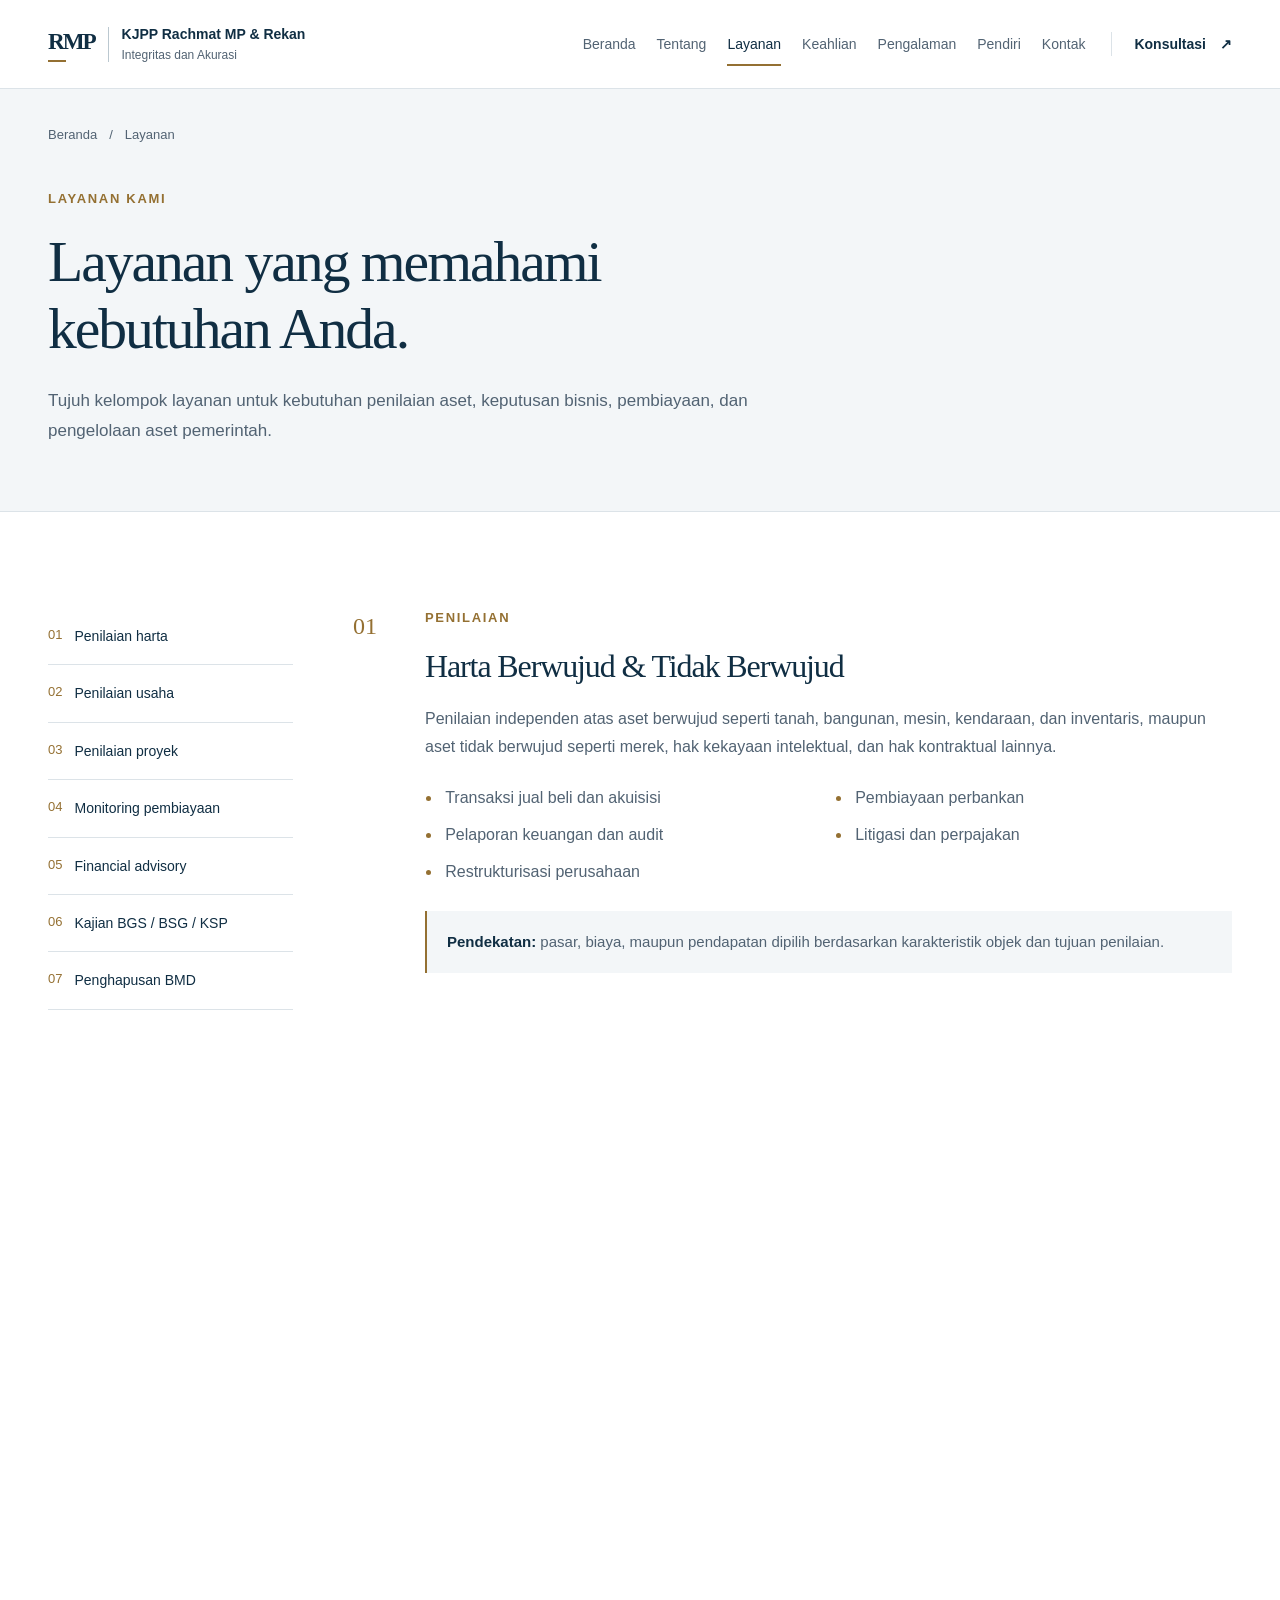
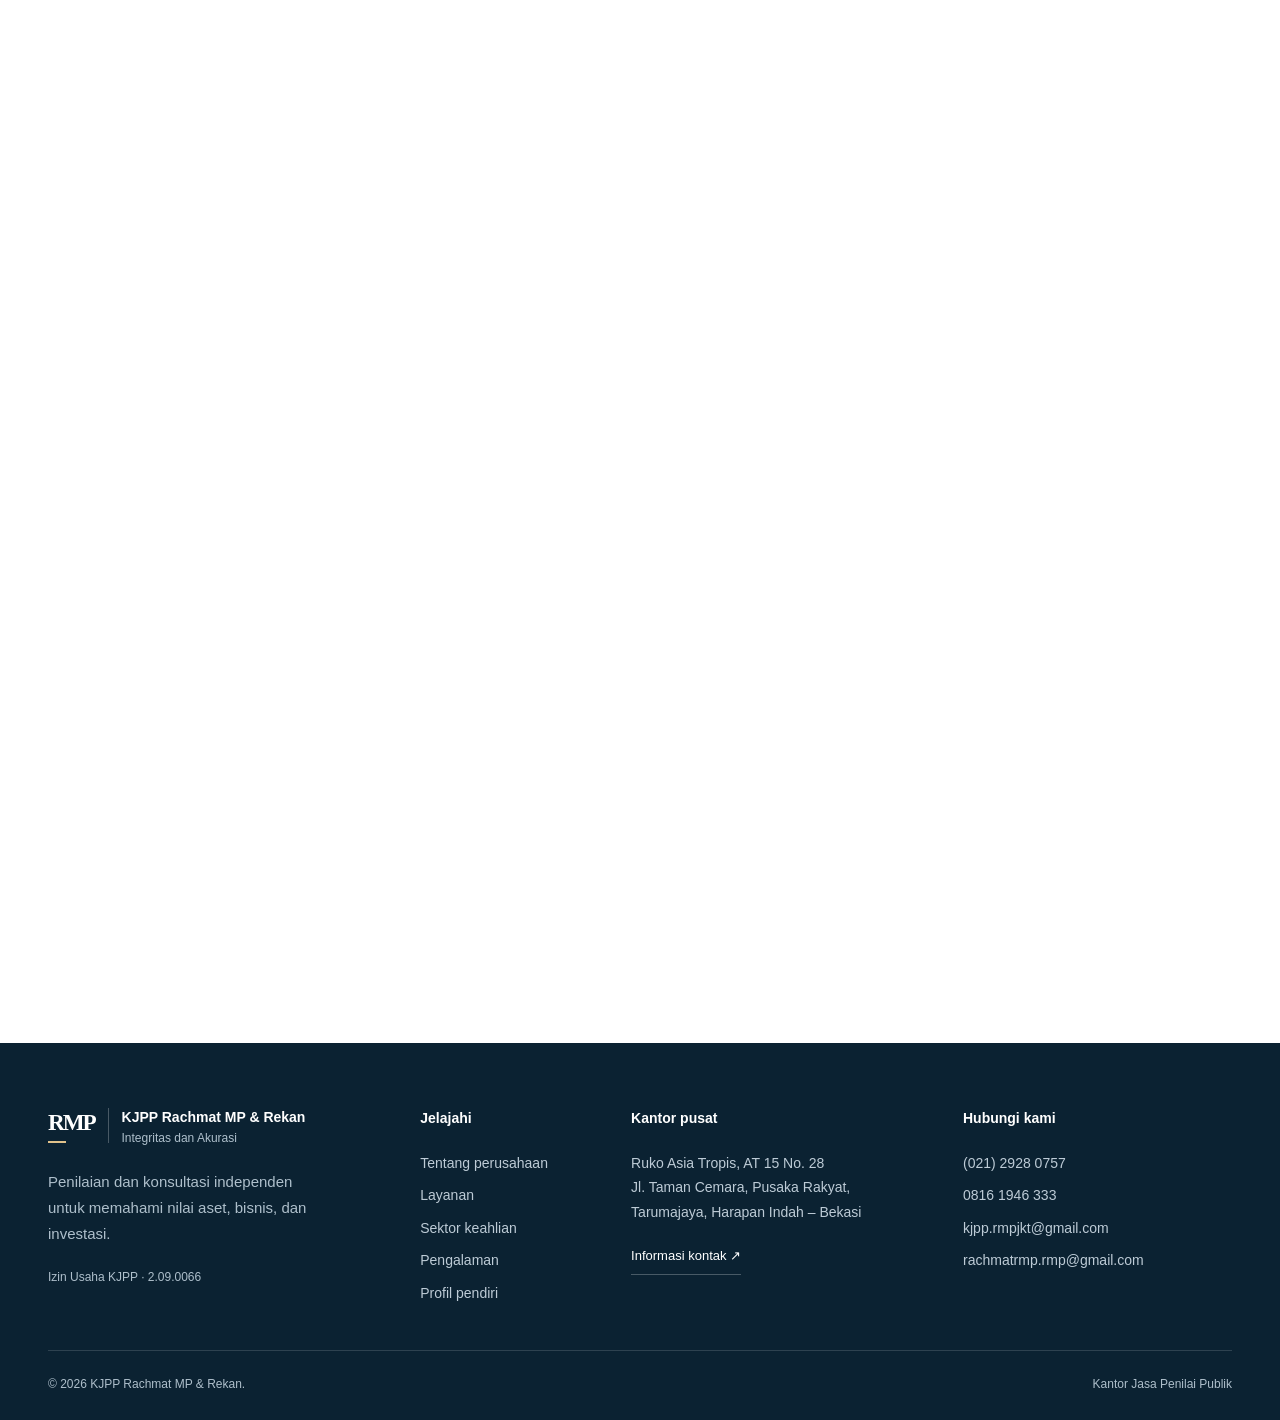
<file: services.html>
<!doctype html>
<html lang="id">
<head>
<meta charset="utf-8"><meta name="viewport" content="width=device-width,initial-scale=1"><meta http-equiv="refresh" content="0;url=layanan.html"><meta name="robots" content="noindex"><title>Halaman dipindahkan — KJPP RMP</title><link rel="stylesheet" href="styles.css">
</head>
<body>
<main class="container redirect-page">
<h1>
Halaman telah dipindahkan.
</h1>
<p>
<a class="btn primary" href="layanan.html">Buka halaman layanan</a>
</p>
</main>
</body>
</html>
</file>
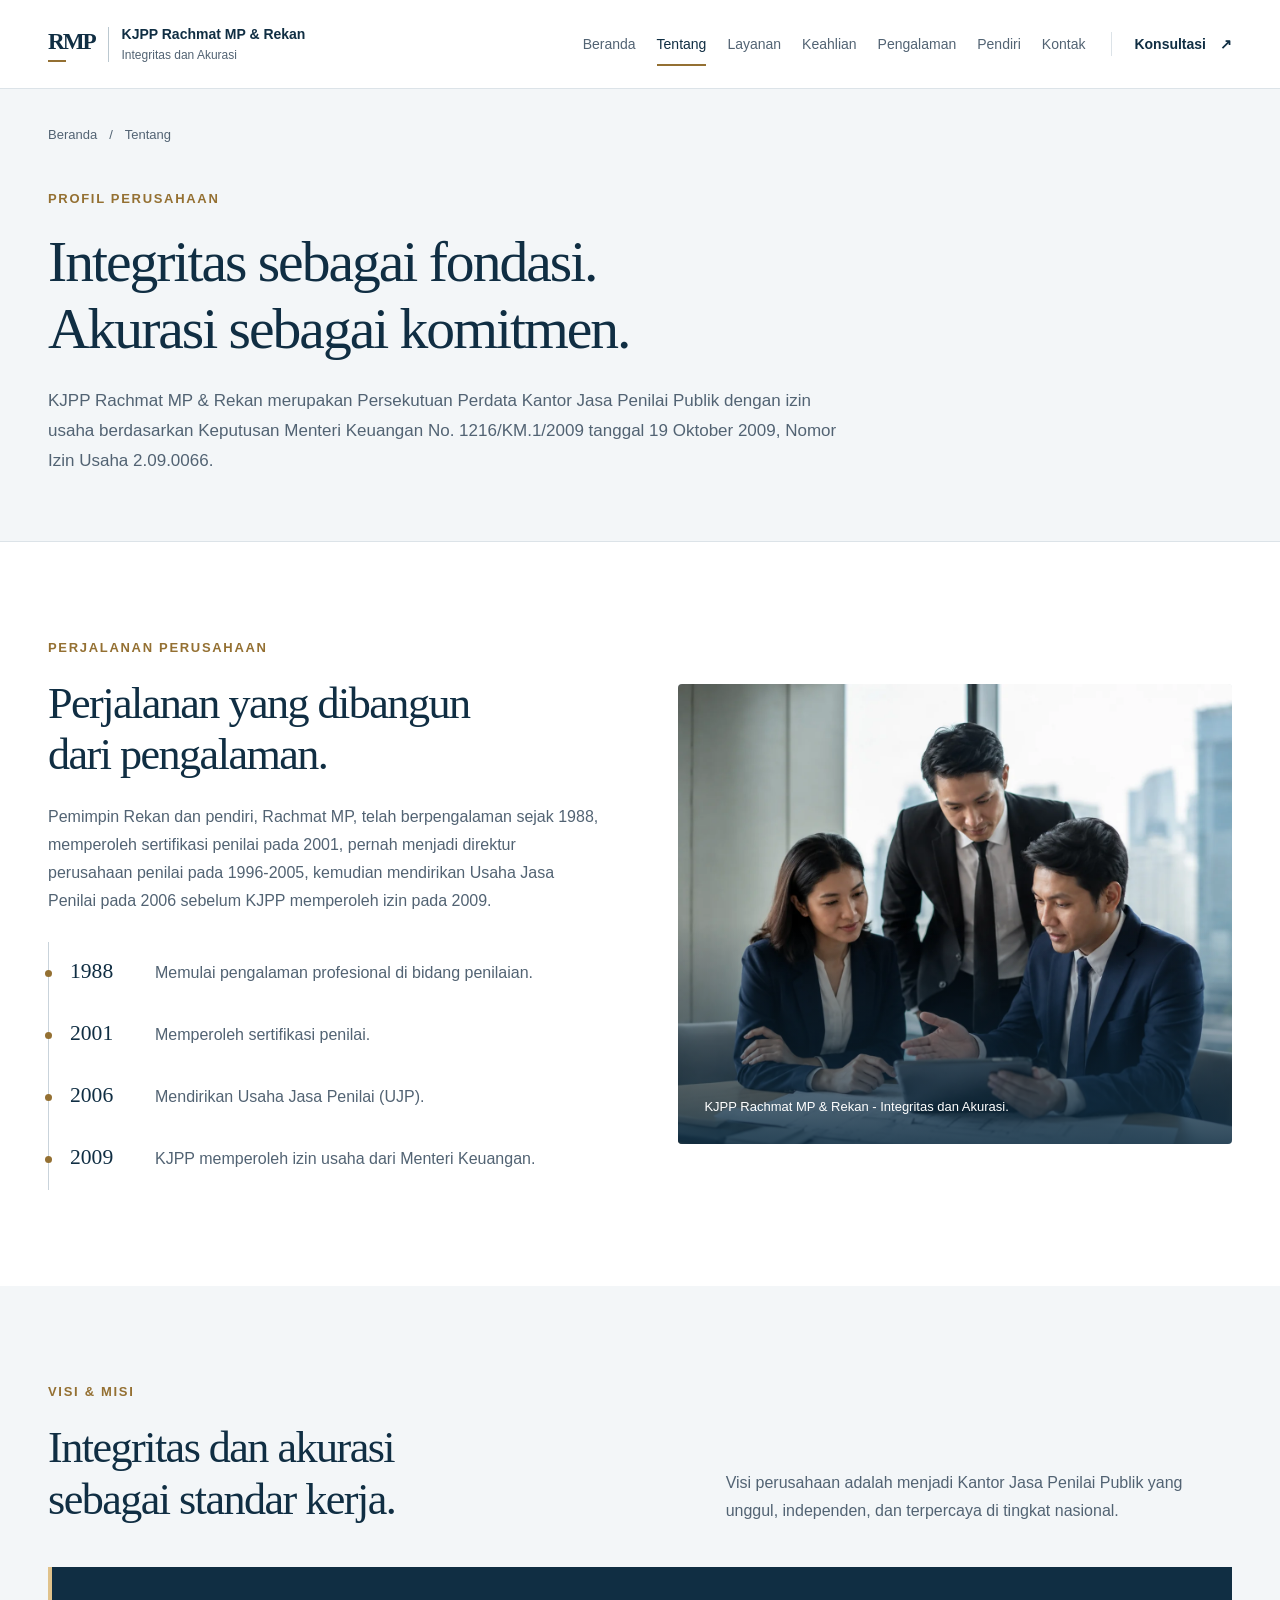
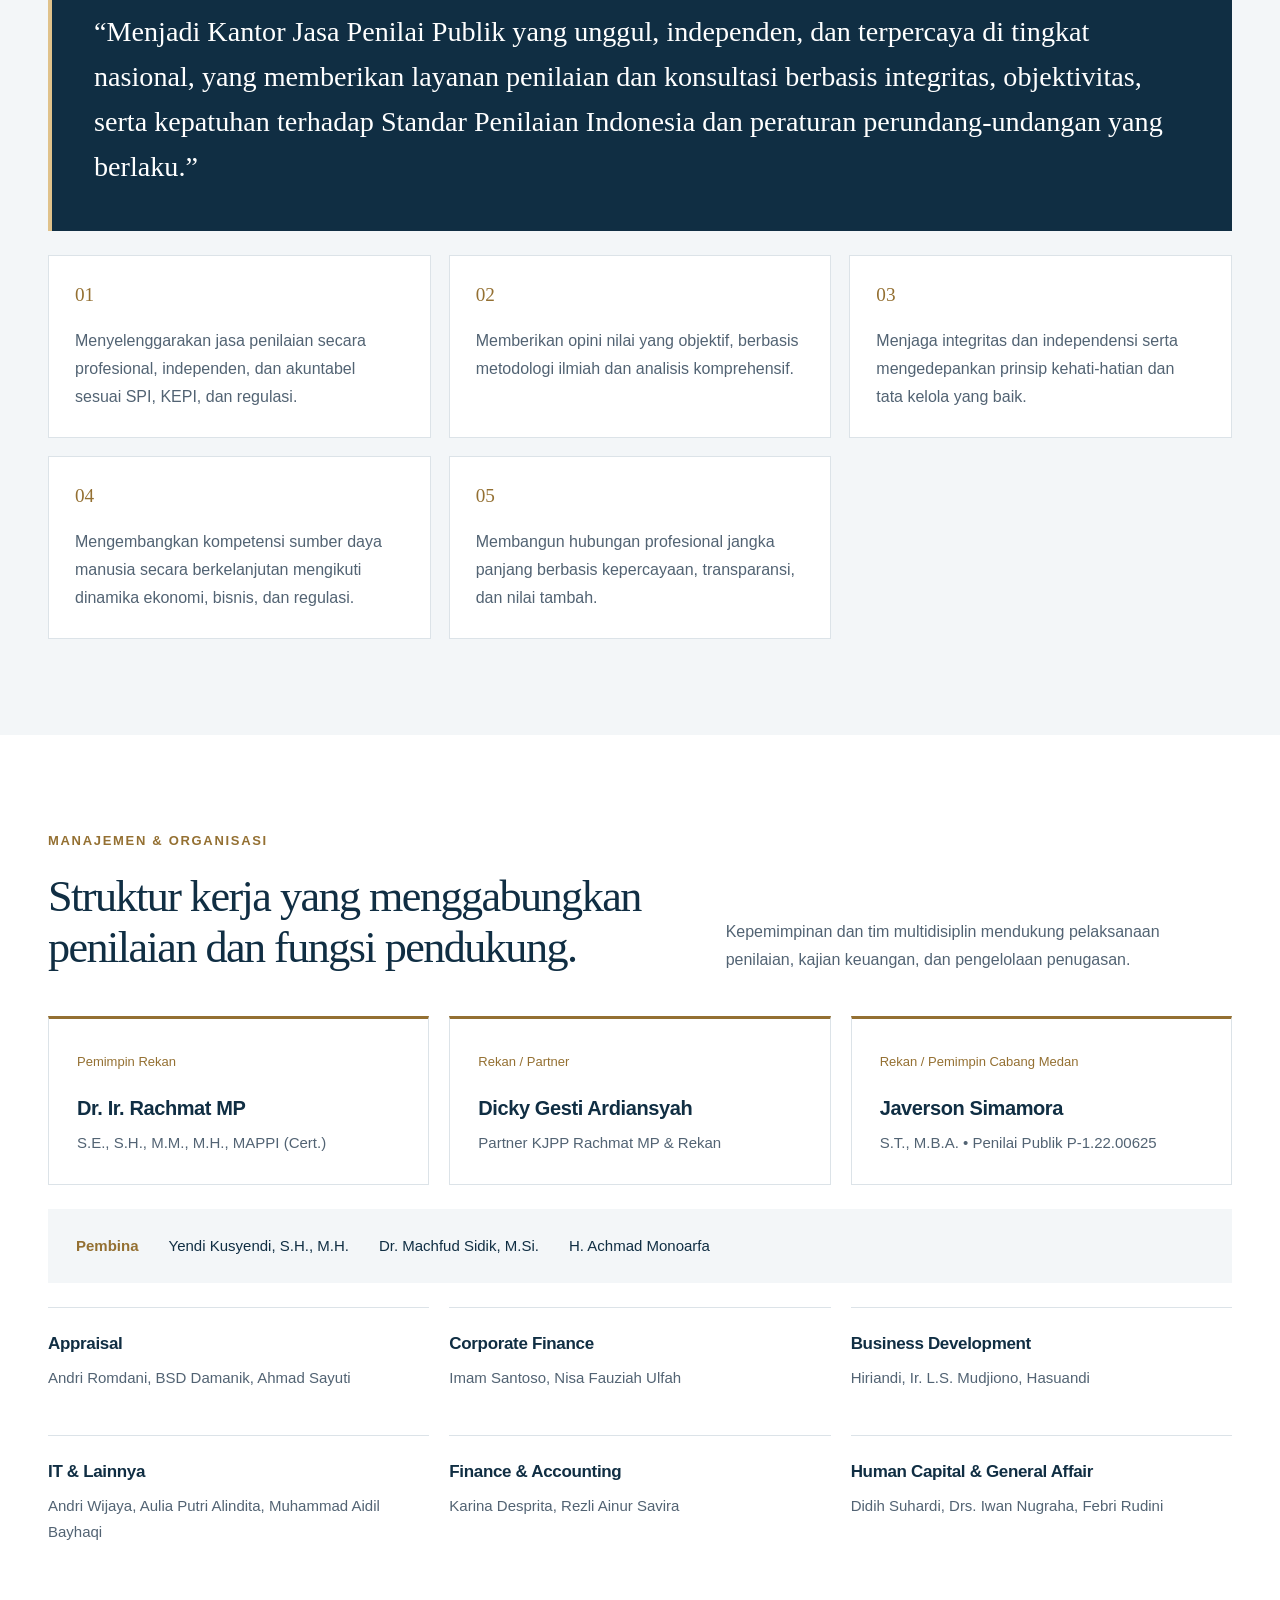
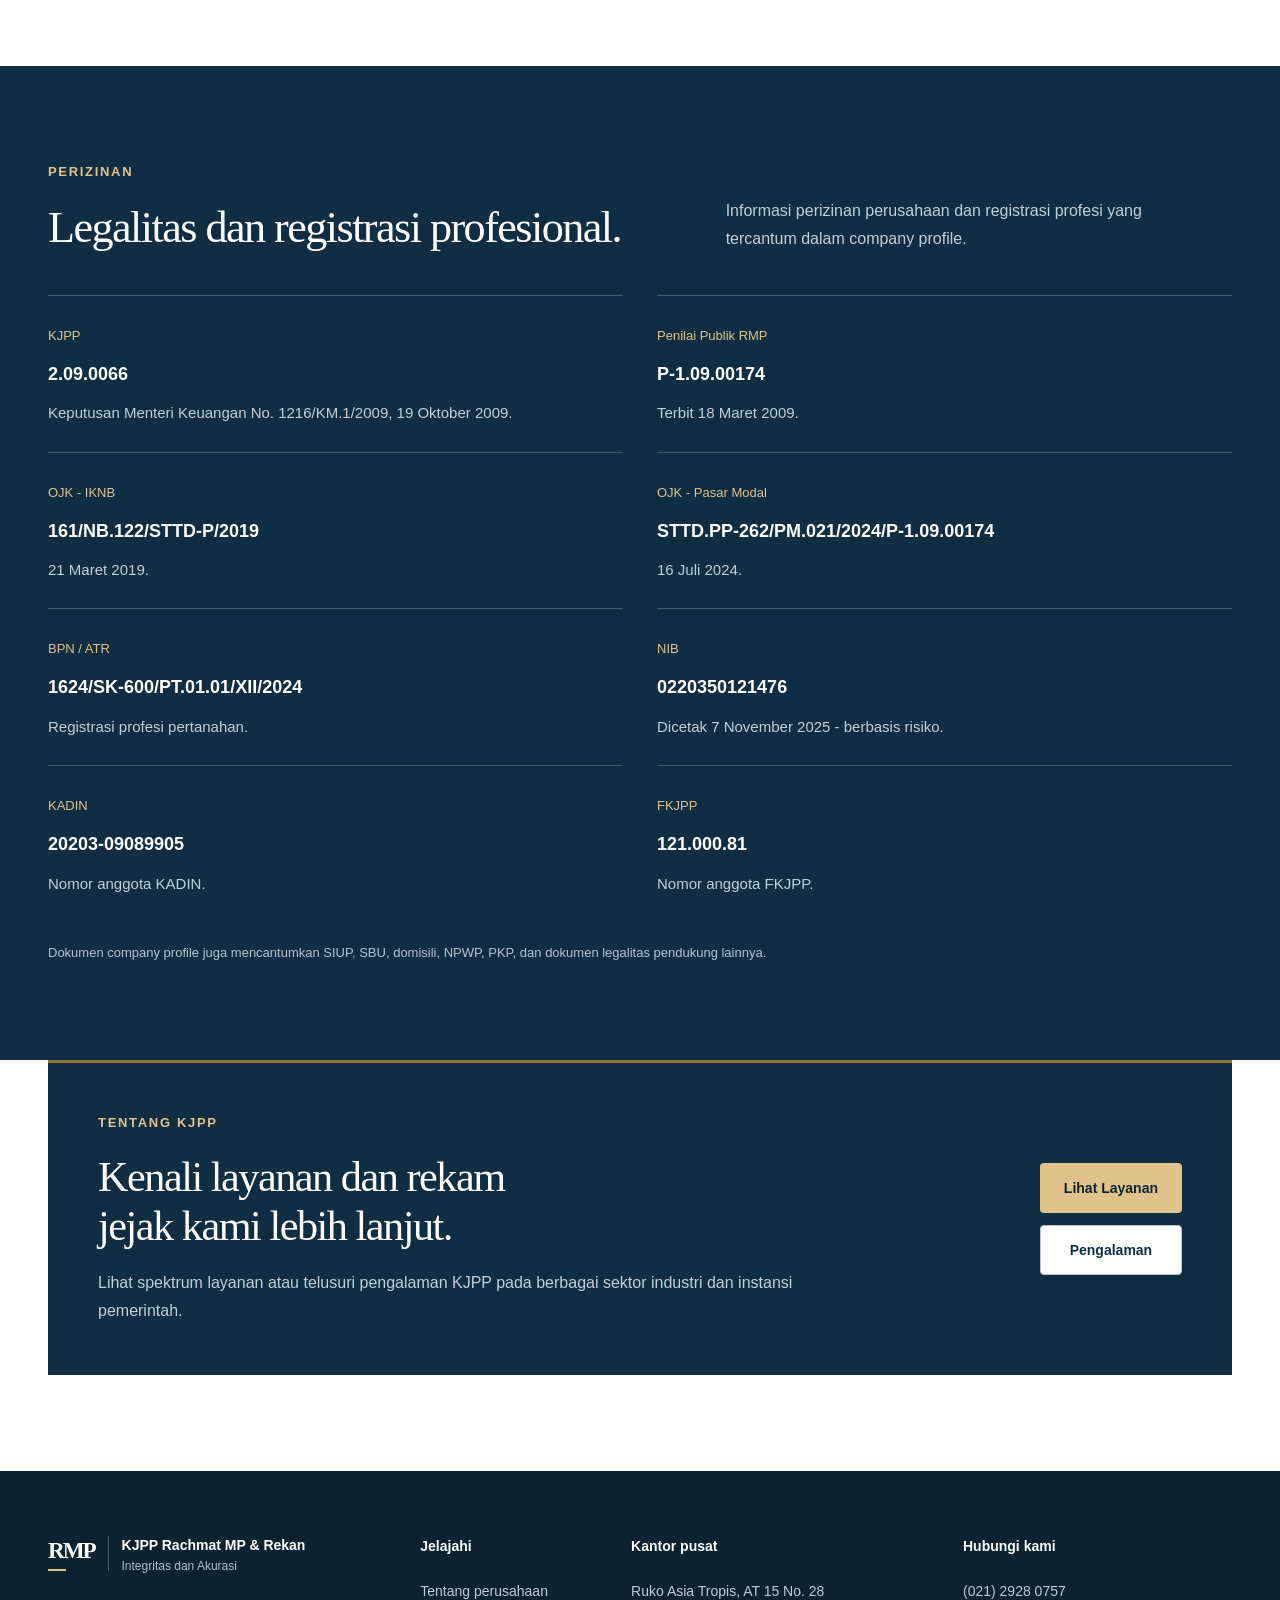
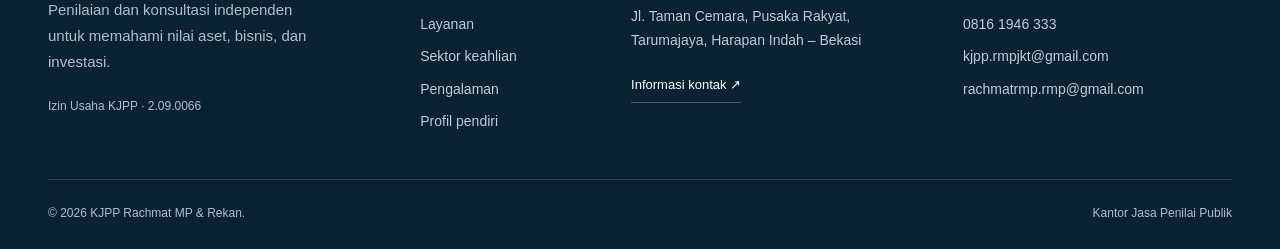
<file: tentang.html>
<!doctype html>
<html lang="id">
<head>
<meta charset="utf-8"><meta name="viewport" content="width=device-width, initial-scale=1"><meta name="theme-color" content="#102e43"><title>Tentang — KJPP Rachmat MP &amp; Rekan</title><meta name="description" content="Profil, perjalanan, visi dan misi, manajemen, serta perizinan KJPP Rachmat MP &amp; Rekan."><link rel="stylesheet" href="styles.css"><script src="script.js" defer></script>
<link rel="icon" href="assets/logo.jpg" type="image/webp" />
</head>
<body data-page="tentang">
<a class="skip-link" href="#main">Langsung ke konten</a>
<header class="site-header">
<div class="container navbar">
<a class="brand" href="index.html" aria-label="KJPP Rachmat MP dan Rekan, beranda"><span class="brand-mark" aria-hidden="true">RMP<span></span></span><span class="brand-text"><strong>KJPP Rachmat MP &amp; Rekan</strong><span>Integritas dan Akurasi</span></span></a>
<button class="menu-btn" type="button" aria-expanded="false" aria-controls="primary-navigation"><span class="menu-lines" aria-hidden="true"></span><span class="menu-label">Menu</span></button>
<nav class="nav-links" id="primary-navigation" aria-label="Navigasi utama">
<a href="index.html">Beranda</a><a href="tentang.html" aria-current="page">Tentang</a><a href="layanan.html">Layanan</a><a href="keahlian.html">Keahlian</a><a href="pengalaman.html">Pengalaman</a><a href="pendiri.html">Pendiri</a><a href="kontak.html">Kontak</a>
</nav>
<a class="header-contact" href="kontak.html">Konsultasi <span aria-hidden="true">↗</span></a>
</div>
</header>
<main id="main" tabindex="-1">
<section class="page-hero">
<div class="container wrap">
<div class="breadcrumb">
<a href="index.html">Beranda</a><span aria-hidden="true">/</span><b>Tentang</b>
</div>
<span class="kicker">Profil Perusahaan</span>
<h1>
Integritas sebagai fondasi. Akurasi sebagai komitmen.
</h1>
<p>
KJPP Rachmat MP & Rekan merupakan Persekutuan Perdata Kantor Jasa Penilai Publik dengan izin usaha berdasarkan Keputusan Menteri Keuangan No. 1216/KM.1/2009 tanggal 19 Oktober 2009, Nomor Izin Usaha 2.09.0066.
</p>
</div>
</section>
<section class="section">
<div class="container split">
<div class="content reveal">
<span class="kicker">Perjalanan Perusahaan</span>
<h2>
Perjalanan yang dibangun dari pengalaman.
</h2>
<p>
Pemimpin Rekan dan pendiri, Rachmat MP, telah berpengalaman sejak 1988, memperoleh sertifikasi penilai pada 2001, pernah menjadi direktur perusahaan penilai pada 1996-2005, kemudian mendirikan Usaha Jasa Penilai pada 2006 sebelum KJPP memperoleh izin pada 2009.
</p>
<div class="timeline compact">
<div>
<strong>1988</strong><span>Memulai pengalaman profesional di bidang penilaian.</span>
</div>
<div>
<strong>2001</strong><span>Memperoleh sertifikasi penilai.</span>
</div>
<div>
<strong>2006</strong><span>Mendirikan Usaha Jasa Penilai (UJP).</span>
</div>
<div>
<strong>2009</strong><span>KJPP memperoleh izin usaha dari Menteri Keuangan.</span>
</div>
</div>
</div>
<figure class="media photo-media reveal">
<img src="assets/tim-penilai.webp" alt="Tim profesional KJPP" loading="lazy" width="1448" height="1086">
<figcaption>
KJPP Rachmat MP & Rekan - Integritas dan Akurasi.
</figcaption>
</figure>
</div>
</section>
<section class="section paper" id="visi">
<div class="container">
<div class="section-head reveal">
<div>
<span class="kicker">Visi & Misi</span>
<h2>
Integritas dan akurasi sebagai standar kerja.
</h2>
</div>
<p class="lead">
Visi perusahaan adalah menjadi Kantor Jasa Penilai Publik yang unggul, independen, dan terpercaya di tingkat nasional.
</p>
</div>
<div class="vision-box reveal">
<p>
“Menjadi Kantor Jasa Penilai Publik yang unggul, independen, dan terpercaya di tingkat nasional, yang memberikan layanan penilaian dan konsultasi berbasis integritas, objektivitas, serta kepatuhan terhadap Standar Penilaian Indonesia dan peraturan perundang-undangan yang berlaku.”
</p>
</div>
<div class="mission-grid">
<article class="mission reveal">
<b>01</b>
<p>
Menyelenggarakan jasa penilaian secara profesional, independen, dan akuntabel sesuai SPI, KEPI, dan regulasi.
</p>
</article>
<article class="mission reveal">
<b>02</b>
<p>
Memberikan opini nilai yang objektif, berbasis metodologi ilmiah dan analisis komprehensif.
</p>
</article>
<article class="mission reveal">
<b>03</b>
<p>
Menjaga integritas dan independensi serta mengedepankan prinsip kehati-hatian dan tata kelola yang baik.
</p>
</article>
<article class="mission reveal">
<b>04</b>
<p>
Mengembangkan kompetensi sumber daya manusia secara berkelanjutan mengikuti dinamika ekonomi, bisnis, dan regulasi.
</p>
</article>
<article class="mission reveal">
<b>05</b>
<p>
Membangun hubungan profesional jangka panjang berbasis kepercayaan, transparansi, dan nilai tambah.
</p>
</article>
</div>
</div>
</section>
<section class="section" id="manajemen">
<div class="container">
<div class="section-head reveal">
<div>
<span class="kicker">Manajemen & Organisasi</span>
<h2>
Struktur kerja yang menggabungkan penilaian dan fungsi pendukung.
</h2>
</div>
<p class="lead">
Kepemimpinan dan tim multidisiplin mendukung pelaksanaan penilaian, kajian keuangan, dan pengelolaan penugasan.
</p>
</div>
<div class="leadership-grid reveal">
<article>
<span>Pemimpin Rekan</span>
<h3>
Dr. Ir. Rachmat MP
</h3>
<p>
S.E., S.H., M.M., M.H., MAPPI (Cert.)
</p>
</article>
<article>
<span>Rekan / Partner</span>
<h3>
Dicky Gesti Ardiansyah
</h3>
<p>
Partner KJPP Rachmat MP & Rekan
</p>
</article>
<article>
<span>Rekan / Pemimpin Cabang Medan</span>
<h3>
Javerson Simamora
</h3>
<p>
S.T., M.B.A. • Penilai Publik P-1.22.00625
</p>
</article>
</div>
<div class="advisor-strip reveal">
<strong>Pembina</strong><span>Yendi Kusyendi, S.H., M.H.</span><span>Dr. Machfud Sidik, M.Si.</span><span>H. Achmad Monoarfa</span>
</div>
<div class="division-grid">
<article class="division-card reveal">
<h3>
Appraisal
</h3>
<p>
Andri Romdani, BSD Damanik, Ahmad Sayuti
</p>
</article>
<article class="division-card reveal">
<h3>
Corporate Finance
</h3>
<p>
Imam Santoso, Nisa Fauziah Ulfah
</p>
</article>
<article class="division-card reveal">
<h3>
Business Development
</h3>
<p>
Hiriandi, Ir. L.S. Mudjiono, Hasuandi
</p>
</article>
<article class="division-card reveal">
<h3>
IT & Lainnya
</h3>
<p>
Andri Wijaya, Aulia Putri Alindita, Muhammad Aidil Bayhaqi
</p>
</article>
<article class="division-card reveal">
<h3>
Finance & Accounting
</h3>
<p>
Karina Desprita, Rezli Ainur Savira
</p>
</article>
<article class="division-card reveal">
<h3>
Human Capital & General Affair
</h3>
<p>
Didih Suhardi, Drs. Iwan Nugraha, Febri Rudini
</p>
</article>
</div>
</div>
</section>
<section class="section navy" id="legalitas">
<div class="container">
<div class="section-head reveal">
<div>
<span class="kicker">Perizinan</span>
<h2>
Legalitas dan registrasi profesional.
</h2>
</div>
<p class="lead">
Informasi perizinan perusahaan dan registrasi profesi yang tercantum dalam company profile.
</p>
</div>
<div class="license-grid">
<article class="license reveal">
<span>KJPP</span><strong>2.09.0066</strong>
<p>
Keputusan Menteri Keuangan No. 1216/KM.1/2009, 19 Oktober 2009.
</p>
</article>
<article class="license reveal">
<span>Penilai Publik RMP</span><strong>P-1.09.00174</strong>
<p>
Terbit 18 Maret 2009.
</p>
</article>
<article class="license reveal">
<span>OJK - IKNB</span><strong>161/NB.122/STTD-P/2019</strong>
<p>
21 Maret 2019.
</p>
</article>
<article class="license reveal">
<span>OJK - Pasar Modal</span><strong>STTD.PP-262/PM.021/2024/P-1.09.00174</strong>
<p>
16 Juli 2024.
</p>
</article>
<article class="license reveal">
<span>BPN / ATR</span><strong>1624/SK-600/PT.01.01/XII/2024</strong>
<p>
Registrasi profesi pertanahan.
</p>
</article>
<article class="license reveal">
<span>NIB</span><strong>0220350121476</strong>
<p>
Dicetak 7 November 2025 - berbasis risiko.
</p>
</article>
<article class="license reveal">
<span>KADIN</span><strong>20203-09089905</strong>
<p>
Nomor anggota KADIN.
</p>
</article>
<article class="license reveal">
<span>FKJPP</span><strong>121.000.81</strong>
<p>
Nomor anggota FKJPP.
</p>
</article>
</div>
<p class="source-note light reveal">
Dokumen company profile juga mencantumkan SIUP, SBU, domisili, NPWP, PKP, dan dokumen legalitas pendukung lainnya.
</p>
</div>
</section>
<section class="cta">
<div class="container">
<div class="cta-box reveal">
<div>
<span class="kicker">Tentang KJPP</span>
<h2>
Kenali layanan dan rekam jejak kami lebih lanjut.
</h2>
<p>
Lihat spektrum layanan atau telusuri pengalaman KJPP pada berbagai sektor industri dan instansi pemerintah.
</p>
</div>
<div class="cta-actions">
<a class="btn gold" href="layanan.html">Lihat Layanan</a><a class="btn secondary" href="pengalaman.html">Pengalaman</a>
</div>
</div>
</div>
</section>
</main>
<footer class="footer">
<div class="container">
<div class="footer-grid">
<div class="footer-about">
<a class="brand" href="index.html" aria-label="KJPP Rachmat MP dan Rekan, beranda"><span class="brand-mark" aria-hidden="true">RMP<span></span></span><span class="brand-text"><strong>KJPP Rachmat MP &amp; Rekan</strong><span>Integritas dan Akurasi</span></span></a>
<p>
Penilaian dan konsultasi independen untuk memahami nilai aset, bisnis, dan investasi.
</p>
<span class="footer-license">Izin Usaha KJPP · 2.09.0066</span>
</div>
<div>
<h2>
Jelajahi
</h2>
<div class="footer-links">
<a href="tentang.html">Tentang perusahaan</a><a href="layanan.html">Layanan</a><a href="keahlian.html">Sektor keahlian</a><a href="pengalaman.html">Pengalaman</a><a href="pendiri.html">Profil pendiri</a>
</div>
</div>
<div>
<h2>
Kantor pusat
</h2>
<address>
Ruko Asia Tropis, AT 15 No. 28<br>Jl. Taman Cemara, Pusaka Rakyat,<br>Tarumajaya, Harapan Indah – Bekasi
</address>
<a class="footer-address-link" href="kontak.html">Informasi kontak <span aria-hidden="true">↗</span></a>
</div>
<div>
<h2>
Hubungi kami
</h2>
<div class="footer-links">
<a href="tel:+622129280757">(021) 2928 0757</a><a href="tel:+628161946333">0816 1946 333</a><a href="mailto:kjpp.rmpjkt@gmail.com">kjpp.rmpjkt@gmail.com</a><a href="mailto:rachmatrmp.rmp@gmail.com">rachmatrmp.rmp@gmail.com</a>
</div>
</div>
</div>
<div class="footer-bottom">
<span>© <span data-year>2026</span> KJPP Rachmat MP &amp; Rekan.</span><span>Kantor Jasa Penilai Publik</span>
</div>
</div>
</footer>
</body>
</html>
</file>
<file: styles.css>
/* Shared design tokens. System fonts keep every page usable offline. */
:root {
  --ink:#102e43;
  --deep:#0b2232;
  --muted:#526373;
  --gold:#947032;
  --gold-light:#e0c28b;
  --line:#dce3e8;
  --paper:#f3f6f8;
  --max:1240px;
  --section:clamp(4rem,7.5vw,7rem);
}
* {
  box-sizing:border-box;
}
html {
  scroll-behavior:smooth;
  scroll-padding-top:110px;
}
body {
  margin:0;
  background:#fff;
  color:var(--ink);
  font:1rem/1.75 Arial,Helvetica,sans-serif;
  -webkit-font-smoothing:antialiased;
}
img {
  display:block;
  max-width:100%;
  height:auto;
}
a {
  color:inherit;
  text-decoration:none;
}
button,input,select,textarea {
  font:inherit;
}
button {
  cursor:pointer;
}
button,input,select,textarea {
  border-radius:4px;
}
:focus-visible {
  outline:3px solid #b88431;
  outline-offset:5px;
}
[hidden] {
  display:none!important;
}
figure,blockquote,h1,h2,h3,h4,p {
  margin:0;
}
address {
  font-style:normal;
  color:var(--muted);
}
h1,h2 {
  font-family:Georgia,'Times New Roman',serif;
  font-weight:400;
  line-height:1.16;
  letter-spacing:-.035em;
  text-wrap:balance;
}
h1 {
  font-size:clamp(2.7rem,4.8vw,4.2rem);
}
h2 {
  font-size:clamp(2rem,3.45vw,3.1rem);
}
h3 {
  font-size:1.25rem;
  line-height:1.4;
  font-weight:600;
  letter-spacing:-.02em;
}
h4 {
  font-size:1rem;
}
p {
  color:var(--muted);
}
li {
  padding-left:.2rem;
}
li::marker {
  color:var(--gold);
}
strong {
  font-weight:600;
}
main:focus {
  outline:none;
}
[id] {
  scroll-margin-top:110px;
}
.container {
  width:min(var(--max),calc(100% - 96px));
  margin-inline:auto;
}
.container>*,.split>*,.section-head>*,.contact-grid>*,.profile-panel>*,.footer-grid>*,.hero-inner>*,.service-layout>* {
  min-width:0;
}
.section {
  padding-block:var(--section);
}
.paper {
  background:var(--paper);
}
.navy {
  background:var(--ink);
  color:#fff;
}
.navy p {
  color:#c1cfd9;
}
.navy .kicker,.navy .eyebrow {
  color:var(--gold-light);
}
.navy .text-link {
  color:#fff;
}
.kicker,.eyebrow {
  display:block;
  font-size:.8125rem;
  font-weight:600;
  letter-spacing:.13em;
  line-height:1.55;
  text-transform:uppercase;
  color:var(--gold);
}
.kicker {
  margin-bottom:20px;
}
.small {
  font-size:.875rem;
}
.btn {
  display:inline-flex;
  justify-content:center;
  align-items:center;
  gap:25px;
  min-height:50px;
  padding:12px 23px;
  border:1px solid transparent;
  border-radius:4px;
  font-weight:600;
  font-size:.875rem;
  line-height:1.6;
  transition:background .2s,border-color .2s,color .2s;
}
.btn.primary {
  color:#fff;
  background:var(--ink);
}
.btn.primary:hover {
  background:#215272;
}
.btn.secondary {
  border-color:#bac7d0;
  background:#fff;
  color:var(--ink);
}
.btn.secondary:hover {
  border-color:var(--ink);
  background:var(--paper);
}
.btn.gold {
  background:var(--gold-light);
  color:var(--deep);
}
.btn.gold:hover {
  background:#ecd8b0;
}
.text-link {
  display:inline-flex;
  align-items:center;
  gap:26px;
  font-size:.875rem;
  font-weight:600;
  padding-block:9px;
  border-bottom:1px solid #c2ccd4;
  line-height:1.6;
}
.text-link:hover {
  color:var(--gold);
  border-color:currentColor;
}
.center-action {
  margin-top:36px;
  display:flex;
  justify-content:center;
}
.skip-link {
  position:fixed;
  left:16px;
  top:10px;
  z-index:100;
  padding:12px 18px;
  background:#fff;
  box-shadow:0 3px 20px #0002;
  transform:translateY(-160%);
}
.skip-link:focus {
  transform:none;
}
/* Navigation */
.site-header {
  position:sticky;
  top:0;
  z-index:50;
  background:#fffffff5;
  border-bottom:1px solid var(--line);
}
@supports(backdrop-filter:blur(10px)) {
  .site-header {
    backdrop-filter:blur(14px);
  }
}
.navbar {
  min-height:88px;
  display:flex;
  align-items:center;
  gap:26px;
}
.brand {
  display:inline-flex;
  align-items:center;
  gap:13px;
  flex-shrink:0;
}
.brand-mark {
  position:relative;
  padding-right:13px;
  border-right:1px solid #bbc8d0;
  font:700 1.45rem/1.25 Georgia,serif;
  letter-spacing:-.09em;
}
.brand-mark>span {
  display:block;
  width:18px;
  height:2px;
  margin-top:4px;
  background:var(--gold);
}
.brand-text {
  display:grid;
  gap:5px;
  line-height:1.3;
}
.brand-text strong {
  font-size:.875rem;
}
.brand-text>span {
  font-size:.75rem;
  color:var(--muted);
}
.nav-links {
  display:flex;
  align-items:stretch;
  gap:21px;
  margin-left:auto;
}
.nav-links a {
  padding:28px 0;
  font-size:.875rem;
  color:var(--muted);
  position:relative;
  white-space:nowrap;
}
.nav-links a:hover,.nav-links a[aria-current] {
  color:var(--ink);
}
.nav-links a[aria-current]::after {
  position:absolute;
  content:'';
  height:2px;
  background:var(--gold);
  left:0;
  right:0;
  bottom:18px;
}
.header-contact {
  white-space:nowrap;
  border-left:1px solid var(--line);
  padding-left:22px;
  display:inline-flex;
  align-items:center;
  gap:14px;
  font-size:.875rem;
  font-weight:600;
}
.header-contact:hover {
  color:var(--gold);
}
.menu-btn {
  display:none;
}
/* Home: editorial image and typography, no floating panels. */
.hero {
  padding-block:58px 54px;
}
.hero-inner {
  display:grid;
  grid-template-columns:1.16fr 1fr;
  gap:clamp(32px,5vw,72px);
  align-items:center;
}
.hero-copy {
  padding-block:28px;
}
.hero-copy h1 em {
  color:var(--gold);
  font-style:normal;
}
.hero-copy>p {
  margin-top:27px;
  max-width:530px;
  font-size:1.0625rem;
  line-height:1.85;
}
.hero-actions {
  display:flex;
  flex-wrap:wrap;
  align-items:center;
  gap:18px 28px;
  margin-top:32px;
}
.hero-note {
  margin-top:47px;
  display:flex;
  align-items:center;
  gap:15px;
}
.note-line {
  width:30px;
  height:1px;
  background:var(--gold);
}
.hero-note p {
  font-size:.8125rem;
  line-height:1.6;
}
.hero-note strong {
  font-weight:400;
  color:var(--ink);
}
.hero-visual {
  min-height:550px;
  align-self:stretch;
  position:relative;
  overflow:hidden;
  background:var(--ink);
  border-radius:3px;
}
.hero-visual>img {
  position:absolute;
  inset:0;
  width:100%;
  height:100%;
  object-fit:cover;
  object-position:64% center;
}
.hero-visual::after {
  content:'';
  position:absolute;
  inset:0;
  background:linear-gradient(0deg,#082131ec,#08213100 70%);
}
.hero-visual figcaption {
  position:absolute;
  z-index:1;
  left:35px;
  right:35px;
  bottom:35px;
  color:#fff;
}
.hero-visual figcaption>span:first-child {
  font-size:.8125rem;
  color:#d1dce4;
}
.hero-visual figcaption strong {
  display:block;
  font:400 2.1rem/1.25 Georgia,serif;
  margin-top:12px;
}
.image-index {
  display:block;
  margin-top:28px;
  padding-top:16px;
  border-top:1px solid #ffffff50;
  font-size:.75rem;
  letter-spacing:.12em;
}
.proof-band {
  border-block:1px solid var(--line);
  background:#f8fafb;
}
.proof-grid {
  display:grid;
  grid-template-columns:repeat(4,minmax(0,1fr));
}
.proof-grid>div {
  padding:31px 28px;
  border-left:1px solid var(--line);
}
.proof-grid>div:first-child {
  padding-left:0;
  border-left:0;
}
.proof-grid strong {
  display:block;
  font:400 2rem/1.3 Georgia,serif;
  margin-bottom:9px;
}
.proof-grid span {
  display:block;
  font-size:.8125rem;
  color:var(--muted);
  line-height:1.65;
}
.section-head {
  display:grid;
  grid-template-columns:1.2fr 1fr;
  gap:70px;
  align-items:end;
  margin-bottom:42px;
}
.section-head>p,.section-head>div>p {
  max-width:490px;
}
.section-head .text-link {
  margin-top:21px;
}
.home-services {
  display:grid;
  grid-template-columns:repeat(3,minmax(0,1fr));
  border-block:1px solid var(--line);
}
.home-service {
  padding:32px;
  display:flex;
  flex-direction:column;
  border-right:1px solid var(--line);
  transition:background .25s;
}
.home-service:first-child {
  padding-left:0;
}
.home-service:last-child {
  padding-right:0;
  border-right:0;
}
.home-service:hover {
  background:#f7f9fa;
}
.service-index {
  font:400 .9375rem Georgia,serif;
  color:var(--gold);
  margin-bottom:33px;
}
.home-service h3 {
  font:400 1.85rem/1.25 Georgia,serif;
  min-height:2.5em;
}
.home-service p {
  margin-top:18px;
}
.service-link {
  display:flex;
  justify-content:space-between;
  gap:15px;
  font-size:.8125rem;
  font-weight:600;
  padding-top:30px;
  margin-top:auto;
}
.service-link i {
  font-style:normal;
}
.split {
  display:grid;
  grid-template-columns:1fr 1fr;
  align-items:center;
  gap:clamp(32px,6vw,84px);
}
.split.reverse .media {
  order:2;
}
.content h2 {
  margin-bottom:23px;
}
.content>p+p {
  margin-top:18px;
}
.content .text-link {
  margin-top:24px;
}
.content>.btn {
  margin-top:25px;
}
.media {
  position:relative;
  min-height:460px;
  overflow:hidden;
  background:#e7edf1;
  border-radius:4px;
}
.photo-media img {
  position:absolute;
  width:100%;
  height:100%;
  object-fit:cover;
  inset:0;
}
.photo-media::after {
  content:'';
  position:absolute;
  inset:0;
  background:linear-gradient(0deg,#102e43dc,transparent 48%);
}
.photo-media figcaption {
  position:absolute;
  z-index:1;
  bottom:25px;
  left:26px;
  right:26px;
  color:#fff;
  font-size:.8125rem;
}
.principle-list {
  margin-top:27px;
  border-top:1px solid var(--line);
}
.principle-list>div {
  padding-top:18px;
  display:grid;
  grid-template-columns:90px 1fr;
  gap:20px;
}
.principle-list strong {
  font-size:.875rem;
}
.principle-list p {
  font-size:.9375rem;
}
.featured-work {
  display:grid;
  grid-template-columns:1fr 1fr;
  gap:52px;
}
.work-feature {
  padding:38px 42px;
  background:var(--paper);
  border-top:3px solid var(--gold);
}
.work-feature h3 {
  font:400 2.15rem/1.3 Georgia,serif;
  margin-block:23px 13px;
}
.work-fact {
  padding-block:32px 20px;
  font:400 3.2rem/1.3 Georgia,serif;
}
.work-fact span {
  font:400 .875rem Arial,sans-serif;
  color:var(--muted);
}
.work-source {
  font-size:.75rem;
  color:var(--muted);
}
.work-list article {
  border-top:1px solid var(--line);
  padding:27px 0;
}
.work-list h3 {
  margin-block:14px 8px;
  font-size:1.375rem;
}
.work-list .text-link {
  margin-top:5px;
}
.credential-band {
  display:grid;
  grid-template-columns:repeat(3,minmax(0,1fr));
  gap:30px;
  border-top:1px solid #ffffff35;
  padding-top:32px;
}
.credential-band span {
  color:#bfced8;
  font-size:.8125rem;
}
.credential-band strong {
  display:block;
  font-size:1.45rem;
  margin-top:8px;
  overflow-wrap:anywhere;
}
.founder-feature {
  display:grid;
  grid-template-columns:.72fr 1fr;
  align-items:center;
  gap:clamp(36px,8vw,112px);
}
.founder-photo {
  height:490px;
  overflow:hidden;
  border:1px solid var(--line);
  border-bottom:4px solid var(--gold);
}
.founder-photo img {
  height:100%;
  width:100%;
  object-fit:contain;
  object-position:center bottom;
  background:#fff;
}
.founder-name {
  margin-top:28px;
}
.founder-degree {
  margin-block:5px 22px;
  font-size:.875rem;
}
/* Interior pages */
.page-hero {
  padding-block:35px 65px;
  border-bottom:1px solid var(--line);
  background:var(--paper);
}
.page-hero .wrap {
  max-width:var(--max);
}
.breadcrumb {
  display:flex;
  gap:12px;
  align-items:center;
  margin-bottom:42px;
  font-size:.8125rem;
  color:var(--muted);
}
.breadcrumb a:hover {
  color:var(--gold);
}
.breadcrumb b {
  font-weight:400;
}
.page-hero h1 {
  max-width:920px;
  font-size:clamp(2.5rem,4.5vw,4rem);
}
.page-hero .wrap>p {
  margin-top:24px;
  max-width:790px;
  font-size:1.0625rem;
}
.hero-degree {
  margin-top:15px;
  color:var(--muted);
  font-size:1.125rem;
}
.grid-3,.grid-4 {
  display:grid;
  gap:22px;
}
.grid-3 {
  grid-template-columns:repeat(3,minmax(0,1fr));
}
.grid-4 {
  grid-template-columns:repeat(4,minmax(0,1fr));
}
.card {
  padding:28px;
  border:1px solid var(--line);
  border-radius:8px;
  background:#fff;
}
.card .icon {
  color:var(--gold);
  font:400 1.4rem Georgia,serif;
  margin-bottom:25px;
}
.card h3 {
  margin-bottom:15px;
}
.card p {
  font-size:1rem;
}
.bullets {
  display:grid;
  gap:20px;
  margin-top:28px;
}
.bullet {
  display:grid;
  grid-template-columns:22px 1fr;
  gap:14px;
}
.bullet i {
  color:var(--gold);
  font-style:normal;
}
.bullet strong {
  display:block;
  margin-bottom:3px;
}
.bullet p {
  font-size:1rem;
}
.timeline {
  margin-top:27px;
  border-left:1px solid #c9d3db;
}
.timeline>div {
  display:grid;
  grid-template-columns:65px 1fr;
  gap:20px;
  padding:17px 0 17px 21px;
  position:relative;
}
.timeline>div::before {
  content:'';
  position:absolute;
  left:-4px;
  top:28px;
  width:7px;
  height:7px;
  border-radius:50%;
  background:var(--gold);
}
.timeline strong {
  font:400 1.35rem Georgia,serif;
}
.timeline span {
  color:var(--muted);
}
.vision-box {
  padding:42px;
  background:var(--ink);
  border-left:4px solid var(--gold-light);
  margin-bottom:24px;
}
.vision-box p {
  color:#fff;
  font:400 clamp(1.35rem,2.2vw,1.9rem)/1.6 Georgia,serif;
}
.mission-grid {
  display:grid;
  grid-template-columns:repeat(3,minmax(0,1fr));
  gap:18px;
}
.mission {
  padding:26px;
  border:1px solid var(--line);
  background:#fff;
}
.mission b {
  color:var(--gold);
  font:400 1.2rem Georgia,serif;
}
.mission p {
  margin-top:17px;
}
.leadership-grid {
  display:grid;
  grid-template-columns:repeat(3,minmax(0,1fr));
  gap:20px;
}
.leadership-grid article {
  padding:28px;
  border:1px solid var(--line);
  border-top:3px solid var(--gold);
}
.leadership-grid span {
  font-size:.8125rem;
  color:var(--gold);
}
.leadership-grid h3 {
  margin-block:19px 8px;
}
.leadership-grid p {
  font-size:.9375rem;
}
.advisor-strip {
  display:flex;
  align-items:center;
  gap:18px 30px;
  flex-wrap:wrap;
  background:var(--paper);
  padding:24px 28px;
  margin-top:24px;
  font-size:.9375rem;
}
.advisor-strip strong {
  color:var(--gold);
}
.division-grid {
  margin-top:24px;
  display:grid;
  grid-template-columns:repeat(3,minmax(0,1fr));
  gap:20px;
}
.division-card {
  padding:24px 0;
  border-top:1px solid var(--line);
}
.division-card h3 {
  font-size:1.0625rem;
}
.division-card p {
  margin-top:9px;
  font-size:.9375rem;
}
.license-grid,.license-grid.compact {
  display:grid;
  grid-template-columns:repeat(2,minmax(0,1fr));
  gap:0 34px;
}
.license {
  border-top:1px solid #ffffff35;
  padding:25px 0;
}
.license>span {
  color:var(--gold-light);
  font-size:.8125rem;
}
.license strong {
  display:block;
  margin-block:10px;
  font-size:1.125rem;
  overflow-wrap:anywhere;
}
.license p {
  font-size:.9375rem;
}
.source-note {
  font-size:.8125rem;
  line-height:1.7;
  margin-top:20px;
  max-width:910px;
}
.source-note.light {
  color:#b3c4d0;
}
.service-layout {
  display:grid;
  grid-template-columns:245px minmax(0,1fr);
  gap:60px;
  align-items:start;
}
.service-nav {
  position:sticky;
  top:115px;
  display:grid;
}
.service-nav a {
  display:flex;
  gap:12px;
  border-bottom:1px solid var(--line);
  padding-block:17px;
  font-size:.875rem;
  line-height:1.6;
}
.service-nav a:hover {
  color:var(--gold);
}
.service-nav span {
  color:var(--gold);
  font-size:.8125rem;
}
.service-stack {
  display:grid;
}
.service-detail {
  display:grid;
  grid-template-columns:48px minmax(0,1fr);
  gap:24px;
  padding-block:43px;
  border-top:1px solid var(--line);
}
.service-detail:first-child {
  padding-top:0;
  border-top:none;
}
.service-detail:last-child {
  padding-bottom:0;
}
.service-number {
  color:var(--gold);
  font:400 1.5rem Georgia,serif;
  padding-top:5px;
}
.service-detail h2 {
  font-size:clamp(1.8rem,2.5vw,2.4rem);
  margin-block:10px 20px;
}
.service-detail ul {
  columns:2;
  column-gap:30px;
  padding-left:17px;
  margin-block:23px 0;
  color:var(--muted);
}
.service-detail li {
  break-inside:avoid;
  margin-bottom:9px;
}
.method-note {
  background:var(--paper);
  border-left:2px solid var(--gold);
  padding:18px 20px;
  margin-top:25px;
  color:var(--muted);
  font-size:.9375rem;
}
.method-note strong {
  color:var(--ink);
}
.wide-photo {
  position:relative;
  overflow:hidden;
  min-height:420px;
  background:var(--ink);
  border-radius:4px;
}
.wide-photo>img {
  position:absolute;
  inset:0;
  width:100%;
  height:100%;
  object-fit:cover;
}
.wide-photo::after {
  content:'';
  position:absolute;
  inset:0;
  background:linear-gradient(90deg,#0b2232ed,#0b223288 70%,#0b22324d);
}
.wide-photo-overlay {
  position:relative;
  z-index:1;
  max-width:810px;
  padding:55px;
}
.wide-photo-overlay h2 {
  color:#fff;
  margin-bottom:23px;
}
.wide-photo-overlay p {
  color:#d9e4eb;
}
.wide-photo-overlay .kicker {
  color:var(--gold-light);
}
.visual-break,.contact-visual {
  padding-bottom:var(--section);
}
.sector-grid {
  display:grid;
  grid-template-columns:repeat(3,minmax(0,1fr));
  gap:0 30px;
}
.sector-card {
  border-top:1px solid var(--line);
  padding:30px 0;
  display:flex;
  flex-direction:column;
}
.sector-card b {
  color:var(--gold);
  font-size:.8125rem;
  letter-spacing:.04em;
  font-weight:400;
}
.sector-card h3 {
  margin-block:15px 13px;
  font:400 1.65rem/1.3 Georgia,serif;
}
.sector-card span {
  padding-top:20px;
  margin-top:auto;
  font-size:.8125rem;
  color:var(--muted);
}
.sector-chips {
  display:flex;
  gap:10px;
  flex-wrap:wrap;
}
.sector-chips span {
  border:1px solid var(--line);
  padding:10px 15px;
  font-size:.875rem;
}
.stats {
  display:grid;
  grid-template-columns:repeat(4,minmax(0,1fr));
}
.light-stats {
  background:var(--ink);
  border-radius:4px;
}
.stat {
  padding:27px;
  border-right:1px solid #ffffff25;
}
.stat:last-child {
  border-right:0;
}
.stat strong {
  display:block;
  color:#fff;
  font:400 1.7rem/1.3 Georgia,serif;
  overflow-wrap:anywhere;
}
.stat span {
  display:block;
  margin-top:10px;
  color:#c1cfd9;
  font-size:.8125rem;
}
.portfolio-groups {
  display:grid;
  border-top:1px solid var(--line);
}
.portfolio-group {
  border-bottom:1px solid var(--line);
}
.portfolio-group summary {
  list-style:none;
  cursor:pointer;
  display:grid;
  grid-template-columns:1fr auto 20px;
  align-items:center;
  gap:20px;
  padding-block:26px;
}
.portfolio-group summary::-webkit-details-marker {
  display:none;
}
.portfolio-group summary::after {
  content:'+';
  color:var(--gold);
  font-size:1.5rem;
  font-weight:400;
}
.portfolio-group[open] summary::after {
  content:'−';
}
.portfolio-group summary span {
  font-size:1.2rem;
  line-height:1.5;
  font-weight:600;
}
.portfolio-group summary b {
  color:var(--muted);
  font-size:.8125rem;
  font-weight:400;
}
.portfolio-group summary:hover {
  color:var(--gold);
}
.portfolio-list {
  display:grid;
  grid-template-columns:repeat(2,minmax(0,1fr));
  gap:12px 25px;
  padding-bottom:26px;
}
.portfolio-list span {
  background:var(--paper);
  padding:14px 17px;
  font-size:.9375rem;
}
.experience-grid {
  display:grid;
  grid-template-columns:repeat(2,minmax(0,1fr));
  gap:25px;
}
.experience-card {
  display:flex;
  flex-direction:column;
  padding:31px;
  border:1px solid var(--line);
  background:#fff;
}
.experience-meta {
  display:flex;
  flex-wrap:wrap;
  justify-content:space-between;
  gap:12px;
  color:var(--gold);
  font-size:.8125rem;
  margin-bottom:28px;
}
.experience-card h3 {
  margin-bottom:12px;
}
.experience-type {
  padding-top:25px;
  margin-top:auto;
  font-size:.8125rem;
  color:var(--ink);
  font-weight:600;
}
.dark-list {
  display:grid;
  grid-template-columns:repeat(2,minmax(0,1fr));
  gap:0 35px;
}
.dark-list>span {
  border-top:1px solid #ffffff30;
  padding:22px 0;
  color:#e1eaf0;
}
.partner-logo-stack {
  display:grid;
  gap:38px;
}
.partner-logo-panel {
  border:1px solid var(--line);
  padding:30px;
  border-radius:6px;
}
.partner-logo-heading {
  display:grid;
  grid-template-columns:1fr 1fr;
  gap:45px;
  align-items:end;
  padding-bottom:25px;
}
.partner-logo-heading h3 {
  font:400 1.65rem/1.35 Georgia,serif;
  margin-top:13px;
}
.partner-logo-heading p {
  font-size:.9375rem;
}
.logo-wall-frame {
  padding:15px;
  border-top:1px solid var(--line);
}
.logo-wall-frame img,.logo-wall-frame picture {
  width:100%;
  height:auto;
}
.partner-disclaimer {
  margin-top:24px;
  padding:22px;
  display:grid;
  grid-template-columns:160px 1fr;
  gap:25px;
  background:var(--paper);
}
.partner-disclaimer strong,.partner-disclaimer p {
  font-size:.8125rem;
}
.profile-panel {
  display:grid;
  grid-template-columns:.8fr 1.2fr;
  gap:65px;
  align-items:center;
}
.portrait {
  position:relative;
  min-height:565px;
  border:1px solid var(--line);
  overflow:hidden;
}
.portrait img {
  position:absolute;
  width:100%;
  height:100%;
  object-fit:contain;
  object-position:center bottom;
}
.portrait-caption {
  position:absolute;
  left:0;
  bottom:0;
  right:0;
  padding:21px 24px;
  background:#102e43f5;
  color:#fff;
  line-height:1.5;
}
.portrait-caption small {
  color:#d0dde6;
  font-size:.8125rem;
}
.profile-panel h2 {
  margin-bottom:20px;
}
.credentials {
  display:flex;
  flex-wrap:wrap;
  gap:9px;
  margin-block:24px;
}
.credential {
  padding:7px 11px;
  border:1px solid var(--line);
  font-size:.8125rem;
  line-height:1.5;
}
.highlight-box {
  background:#fff;
  padding:25px;
  border-left:3px solid var(--gold);
  margin-top:28px;
}
.highlight-box>span {
  color:var(--gold);
  font-size:.8125rem;
}
.highlight-box strong {
  display:block;
  font:400 1.45rem/1.4 Georgia,serif;
  margin-block:10px;
}
.highlight-box p {
  font-size:.9375rem;
}
.inline-link {
  text-decoration:underline;
  text-underline-offset:4px;
}
.inline-link:hover {
  color:var(--gold);
}
.btn:disabled {
  cursor:not-allowed;
  opacity:.55;
}
.service-detail ul+p {
  margin-top:20px;
}
/* Contact: email composition, never an unconfirmed delivery status. */
.contact-grid {
  display:grid;
  grid-template-columns:.83fr 1.17fr;
  gap:70px;
  align-items:start;
}
.contact-info>h2 {
  margin-bottom:13px;
}
.contact-list {
  margin-top:30px;
}
.contact-item {
  display:grid;
  grid-template-columns:30px 1fr;
  gap:14px;
  padding:23px 0;
  border-top:1px solid var(--line);
}
.contact-number {
  color:var(--gold);
  font-size:.8125rem;
}
.contact-item h3 {
  font-size:.9375rem;
  margin-bottom:10px;
}
.contact-item a {
  display:block;
  width:fit-content;
  color:var(--muted);
  overflow-wrap:anywhere;
}
.contact-item a:hover {
  color:var(--gold);
  text-decoration:underline;
}
.contact-license {
  display:flex;
  flex-wrap:wrap;
  justify-content:space-between;
  gap:16px;
  padding:22px;
  margin-top:10px;
  background:var(--paper);
  font-size:.875rem;
}
.contact-license span {
  color:var(--muted);
}
.form {
  padding:35px;
  background:var(--paper);
  border:1px solid var(--line);
  border-radius:6px;
}
.form h2 {
  font-size:1.9rem;
}
.form-intro {
  margin-block:15px 28px;
  font-size:.9375rem;
}
.form-grid {
  display:grid;
  grid-template-columns:repeat(2,minmax(0,1fr));
  gap:20px;
}
.field {
  display:grid;
  gap:7px;
  align-content:start;
}
.field.full {
  grid-column:1/-1;
}
.field label {
  font-size:.875rem;
  font-weight:600;
}
.field label span {
  color:#8b3f29;
}
.field input,.field select,.field textarea,.email-fallback textarea {
  width:100%;
  min-width:0;
  border:1px solid #b5c2cd;
  padding:12px;
  background:#fff;
  color:var(--ink);
  font-size:1rem;
  line-height:1.6;
}
.field textarea {
  resize:vertical;
  min-height:145px;
}
.field :is(input,textarea,select):focus {
  outline:2px solid var(--ink);
  outline-offset:1px;
  border-color:var(--ink);
}
.form>.btn {
  margin-top:26px;
  width:100%;
}
.form-footnote {
  font-size:.8125rem;
  margin-top:15px;
}
.form-status:not(:empty) {
  padding:15px;
  margin-top:20px;
  background:#e0eaf1;
  color:var(--ink);
  font-size:.9375rem;
}
.email-fallback {
  margin-top:22px;
  border-top:1px solid var(--line);
  padding-top:20px;
}
.email-fallback label {
  font-size:.875rem;
  display:block;
  margin-top:15px;
}
.email-fallback p {
  font-size:.875rem;
}
.email-fallback textarea {
  resize:vertical;
  margin-block:7px;
}
.email-fallback a {
  overflow-wrap:anywhere;
  text-decoration:underline;
}
.process {
  display:grid;
  grid-template-columns:repeat(4,minmax(0,1fr));
  counter-reset:step;
  gap:30px;
}
.process-item {
  padding-top:22px;
  border-top:1px solid #b9c8d3;
}
.process-item::before {
  counter-increment:step;
  content:'0' counter(step);
  display:block;
  color:var(--gold);
  font:400 1.1rem Georgia,serif;
  margin-bottom:22px;
}
.process-item h3 {
  margin-bottom:11px;
}
/* Shared consultation panel and footer. */
.cta {
  padding-bottom:var(--section);
}
.cta-box {
  padding:50px;
  background:var(--ink);
  color:#fff;
  display:grid;
  grid-template-columns:1fr auto;
  gap:60px;
  align-items:center;
  border-top:3px solid var(--gold);
}
.cta-box .kicker {
  color:var(--gold-light);
}
.cta-box h2 {
  max-width:730px;
  font-size:clamp(1.9rem,3.3vw,2.75rem);
}
.cta-box p {
  color:#c1cfd9;
  max-width:700px;
  margin-top:18px;
}
.cta-box>.btn {
  white-space:nowrap;
}
.cta-actions {
  display:flex;
  flex-direction:column;
  align-items:stretch;
  gap:12px;
}
.footer {
  background:var(--deep);
  color:#fff;
  padding:65px 0 25px;
}
.footer-grid {
  display:grid;
  grid-template-columns:1.25fr .65fr 1.1fr 1fr;
  gap:36px;
  padding-bottom:45px;
}
.footer .brand {
  align-items:flex-start;
}
.footer .brand-text>span {
  color:#aebfcb;
}
.footer .brand-mark {
  border-color:#ffffff40;
}
.footer .brand-mark>span {
  background:var(--gold-light);
}
.footer-about>p {
  max-width:270px;
  margin-top:22px;
  font-size:.9375rem;
  color:#aebfcb;
}
.footer-license {
  display:block;
  color:#aebfcb;
  font-size:.75rem;
  margin-top:20px;
}
.footer h2 {
  font:600 .875rem/1.5 Arial,sans-serif;
  letter-spacing:0;
  margin-bottom:22px;
}
.footer-links {
  display:grid;
  gap:8px;
  font-size:.875rem;
  color:#bdcbd6;
}
.footer-links a {
  width:fit-content;
  overflow-wrap:anywhere;
}
.footer-links a:hover {
  color:#fff;
  text-decoration:underline;
}
.footer address {
  color:#bdcbd6;
  font-size:.875rem;
}
.footer-address-link {
  display:inline-block;
  border-bottom:1px solid #ffffff40;
  padding-block:6px;
  margin-top:15px;
  font-size:.8125rem;
}
.footer-bottom {
  display:flex;
  justify-content:space-between;
  gap:20px;
  flex-wrap:wrap;
  border-top:1px solid #ffffff25;
  padding-top:23px;
  color:#aebfcb;
  font-size:.75rem;
}
.redirect-page {
  padding-block:100px;
}
.redirect-page h1 {
  margin-bottom:25px;
}
/* Content stays visible unless supported JavaScript progressively adds motion. */
.reveal.is-pending {
  opacity:0;
  transform:translateY(20px);
}
.reveal {
  transition:opacity .65s ease,transform .65s cubic-bezier(.2,.7,.2,1);
}
.reveal.is-visible {
  opacity:1;
  transform:none;
}
@media(min-width:1450px) {
  .hero {
    padding-block:70px;
  }
  .hero-visual {
    min-height:575px;
  }
}
@media(max-width:1240px) {
  .container {
    width:calc(100% - 64px);
  }
  .navbar {
    gap:20px;
  }
  .nav-links {
    gap:17px;
  }
  .header-contact {
    display:none;
  }
  .hero-copy h1 {
    font-size:clamp(2.7rem,4.8vw,3.8rem);
  }
  .footer-grid {
    grid-template-columns:1.2fr .6fr 1fr;
  }
  .footer-grid>div:last-child {
    grid-column:3;
  }
  .service-layout {
    grid-template-columns:210px minmax(0,1fr);
    gap:35px;
  }
}
@media(max-width:1020px) {
  .navbar {
    flex-wrap:wrap;
    justify-content:space-between;
    min-height:76px;
    gap:0;
  }
  .nav-links {
    width:100%;
    margin:0;
    display:flex;
    justify-content:flex-start;
    flex-wrap:wrap;
    gap:0 24px;
    border-top:1px solid var(--line);
  }
  .nav-links a {
    padding-block:14px;
  }
  .nav-links a[aria-current]::after {
    bottom:7px;
  }
  .nav-ready .menu-btn {
    display:inline-flex;
    align-items:center;
    gap:10px;
    min-height:44px;
    border:1px solid var(--line);
    padding:8px 12px;
    background:#fff;
    color:var(--ink);
    font-size:.875rem;
  }
  .menu-lines {
    width:17px;
    height:10px;
    border-block:1px solid currentColor;
  }
  .nav-ready .nav-links {
    display:none;
  }
  .nav-ready .nav-links.is-open {
    display:flex;
  }
  .hero-inner {
    grid-template-columns:1.08fr 1fr;
    gap:30px;
  }
  .hero-visual {
    min-height:500px;
  }
  .hero-copy h1 {
    font-size:3rem;
  }
  .hero-copy>p {
    font-size:1rem;
  }
  .hero-note {
    margin-top:30px;
  }
  .hero-actions {
    gap:16px;
  }
  .section-head {
    gap:38px;
  }
  .home-service {
    padding:27px 23px;
  }
  .home-service h3 {
    font-size:1.65rem;
  }
  .grid-4 {
    grid-template-columns:repeat(2,minmax(0,1fr));
  }
  .mission-grid,.leadership-grid,.division-grid {
    grid-template-columns:repeat(2,minmax(0,1fr));
  }
  .profile-panel {
    gap:35px;
  }
  .portrait {
    min-height:530px;
  }
  .service-layout {
    grid-template-columns:1fr;
  }
  .service-nav {
    position:static;
    grid-template-columns:repeat(2,minmax(0,1fr));
    column-gap:25px;
    padding-bottom:20px;
  }
  .service-detail {
    padding-block:38px;
  }
  .contact-grid {
    gap:35px;
    grid-template-columns:.9fr 1.1fr;
  }
  .form {
    padding:27px;
  }
  .form-grid {
    grid-template-columns:1fr;
  }
  .cta-box {
    padding:38px;
    gap:30px;
  }
  .portfolio-group summary {
    grid-template-columns:1fr 20px;
  }
  .portfolio-group summary b {
    grid-column:1;
    grid-row:2;
  }
  .portfolio-group summary::after {
    grid-column:2;
    grid-row:1/3;
  }
}
@media(max-width:760px) {
  .container {
    width:calc(100% - 40px);
  }
  .hero {
    padding-block:26px 35px;
  }
  .hero-inner,.split,.section-head,.featured-work,.founder-feature,.profile-panel,.contact-grid {
    grid-template-columns:1fr;
  }
  .hero-copy {
    padding-block:15px 0;
  }
  .hero-copy h1 {
    max-width:600px;
    font-size:clamp(2.7rem,7vw,3.6rem);
  }
  .hero-copy>p {
    max-width:620px;
    margin-top:23px;
  }
  .hero-note {
    margin-top:26px;
  }
  .hero-visual {
    min-height:370px;
  }
  .hero-visual img {
    object-position:center 55%;
  }
  .hero-visual figcaption {
    left:25px;
    right:25px;
    bottom:23px;
  }
  .hero-visual figcaption strong {
    font-size:1.8rem;
  }
  .image-index {
    margin-top:18px;
    padding-top:12px;
  }
  .proof-grid {
    grid-template-columns:repeat(2,minmax(0,1fr));
  }
  .proof-grid>div {
    padding:25px 20px;
  }
  .proof-grid>div:nth-child(3) {
    padding-left:0;
    border-left:0;
  }
  .proof-grid>div:nth-child(n+3) {
    border-top:1px solid var(--line);
  }
  .proof-grid strong {
    font-size:1.8rem;
  }
  .section-head {
    gap:22px;
    margin-bottom:32px;
  }
  .section-head .text-link {
    margin-top:16px;
  }
  .home-services {
    grid-template-columns:1fr;
  }
  .home-service,.home-service:first-child,.home-service:last-child {
    border-right:0;
    border-bottom:1px solid var(--line);
    padding:27px 0;
  }
  .home-service:last-child {
    border-bottom:0;
  }
  .service-index {
    margin-bottom:18px;
  }
  .home-service h3 {
    min-height:0;
    font-size:1.8rem;
  }
  .service-link {
    padding-top:23px;
  }
  .split {
    gap:35px;
  }
  .split.reverse .media {
    order:0;
  }
  .media {
    min-height:380px;
  }
  .featured-work {
    gap:30px;
  }
  .work-feature {
    padding:30px;
  }
  .work-feature h3 {
    font-size:2rem;
  }
  .credential-band {
    grid-template-columns:1fr;
    gap:22px;
  }
  .credential-band>div+div {
    padding-top:22px;
    border-top:1px solid #ffffff25;
  }
  .founder-feature {
    gap:35px;
  }
  .founder-photo {
    height:460px;
    max-width:450px;
  }
  .page-hero {
    padding-block:25px 45px;
  }
  .breadcrumb {
    margin-bottom:30px;
  }
  .page-hero h1 {
    font-size:clamp(2.3rem,7vw,3.4rem);
  }
  .page-hero .wrap>p {
    font-size:1rem;
  }
  .sector-grid {
    grid-template-columns:repeat(2,minmax(0,1fr));
  }
  .stats {
    grid-template-columns:repeat(2,minmax(0,1fr));
  }
  .stat:nth-child(2) {
    border-right:0;
  }
  .stat:nth-child(n+3) {
    border-top:1px solid #ffffff25;
  }
  .portfolio-list {
    grid-template-columns:1fr;
  }
  .partner-logo-heading {
    grid-template-columns:1fr;
    gap:15px;
  }
  .partner-logo-panel {
    padding:23px;
  }
  .partner-disclaimer {
    grid-template-columns:1fr;
    gap:8px;
  }
  .portrait {
    min-height:540px;
    max-width:440px;
  }
  .contact-grid {
    gap:40px;
  }
  .form-grid {
    grid-template-columns:repeat(2,minmax(0,1fr));
  }
  .process {
    grid-template-columns:repeat(2,minmax(0,1fr));
  }
  .wide-photo-overlay {
    padding:35px;
  }
  .wide-photo {
    min-height:360px;
  }
  .cta-box {
    grid-template-columns:1fr;
    padding:32px;
    gap:28px;
  }
  .cta-box>.btn {
    justify-self:start;
  }
  .cta-actions {
    align-items:flex-start;
  }
  .footer-grid {
    grid-template-columns:repeat(2,minmax(0,1fr));
    gap:38px;
  }
  .footer-grid>div:last-child {
    grid-column:auto;
  }
  .footer-about {
    grid-column:1/-1;
  }
  .footer-about>p {
    max-width:430px;
  }
}
@media(max-width:480px) {
  .container {
    width:calc(100% - 36px);
  }
  .navbar {
    min-height:76px;
  }
  .brand {
    gap:9px;
  }
  .brand-mark {
    font-size:1.25rem;
    padding-right:10px;
  }
  .brand-text strong {
    font-size:.8125rem;
    max-width:150px;
  }
  .brand-text>span {
    font-size:.75rem;
  }
  .nav-ready .menu-btn {
    padding:9px;
    gap:7px;
    font-size:.8125rem;
  }
  .nav-links {
    display:grid;
    grid-template-columns:1fr 1fr;
    gap:0 15px;
  }
  .nav-ready .nav-links.is-open {
    display:grid;
  }
  .nav-links a {
    border-bottom:1px solid var(--line);
    padding-block:12px;
  }
  .nav-links a[aria-current]::after {
    width:25px;
    bottom:4px;
  }
  .hero-copy h1 {
    font-size:2.7rem;
  }
  .hero-actions {
    align-items:flex-start;
    flex-direction:column;
    gap:12px;
  }
  .hero-actions>.btn {
    width:100%;
    justify-content:space-between;
  }
  .hero-note {
    display:none;
  }
  .hero-visual {
    min-height:330px;
  }
  .kicker {
    letter-spacing:.1em;
    margin-bottom:17px;
  }
  .proof-grid strong {
    font-size:1.6rem;
  }
  .proof-grid>div {
    padding-block:22px;
  }
  .proof-grid span {
    font-size:.8125rem;
  }
  .principle-list>div {
    grid-template-columns:1fr;
    gap:3px;
  }
  .grid-3,.grid-4,.mission-grid,.leadership-grid,.division-grid,.license-grid,.license-grid.compact,.sector-grid,.experience-grid,.dark-list,.form-grid {
    grid-template-columns:1fr;
  }
  .vision-box {
    padding:28px 23px;
  }
  .advisor-strip {
    align-items:flex-start;
    flex-direction:column;
    gap:9px;
    padding:23px;
  }
  .service-nav {
    grid-template-columns:1fr;
  }
  .service-detail {
    grid-template-columns:1fr;
    gap:11px;
  }
  .service-detail ul {
    columns:1;
  }
  .service-number {
    font-size:1.3rem;
  }
  .stat {
    padding:23px 18px;
  }
  .stat strong {
    font-size:1.45rem;
  }
  .experience-card {
    padding:26px;
  }
  .partner-logo-panel {
    padding:20px 15px;
  }
  .logo-wall-frame {
    padding:12px 0 0;
  }
  .portrait {
    min-height:460px;
  }
  .wide-photo-overlay {
    padding:29px 25px;
  }
  .form {
    padding:25px 20px;
  }
  .form h2 {
    font-size:1.7rem;
  }
  .cta-box {
    padding:29px 24px;
  }
  .cta-box>.btn {
    width:100%;
    white-space:normal;
  }
  .footer-grid {
    grid-template-columns:1fr;
    gap:32px;
  }
  .footer-about {
    grid-column:auto;
  }
  .footer .brand-text strong {
    max-width:none;
  }
  .footer h2 {
    margin-bottom:16px;
  }
  .footer-bottom {
    flex-direction:column;
    gap:9px;
  }
}
@media(max-width:350px) {
  .menu-label {
    display:none;
  }
  .hero-copy h1 {
    font-size:2.4rem;
  }
  .process {
    grid-template-columns:1fr;
  }
}
@media(prefers-reduced-motion:reduce) {
  html {
    scroll-behavior:auto;
  }
  *,*::before,*::after {
    animation:none!important;
    transition:none!important;
  }
  .reveal.is-pending {
    opacity:1;
    transform:none;
  }
}
@media print {
  .site-header,.footer,.cta,.menu-btn,.service-nav {
    display:none!important;
  }
  .container {
    width:100%;
  }
  .section {
    padding-block:25px;
  }
  .reveal.is-pending {
    opacity:1;
    transform:none;
  }
  .navy,.vision-box,.light-stats {
    background:#fff;
    color:#102e43;
  }
  .navy p,.vision-box p,.license strong,.stat strong {
    color:#102e43;
  }
}
</file>
